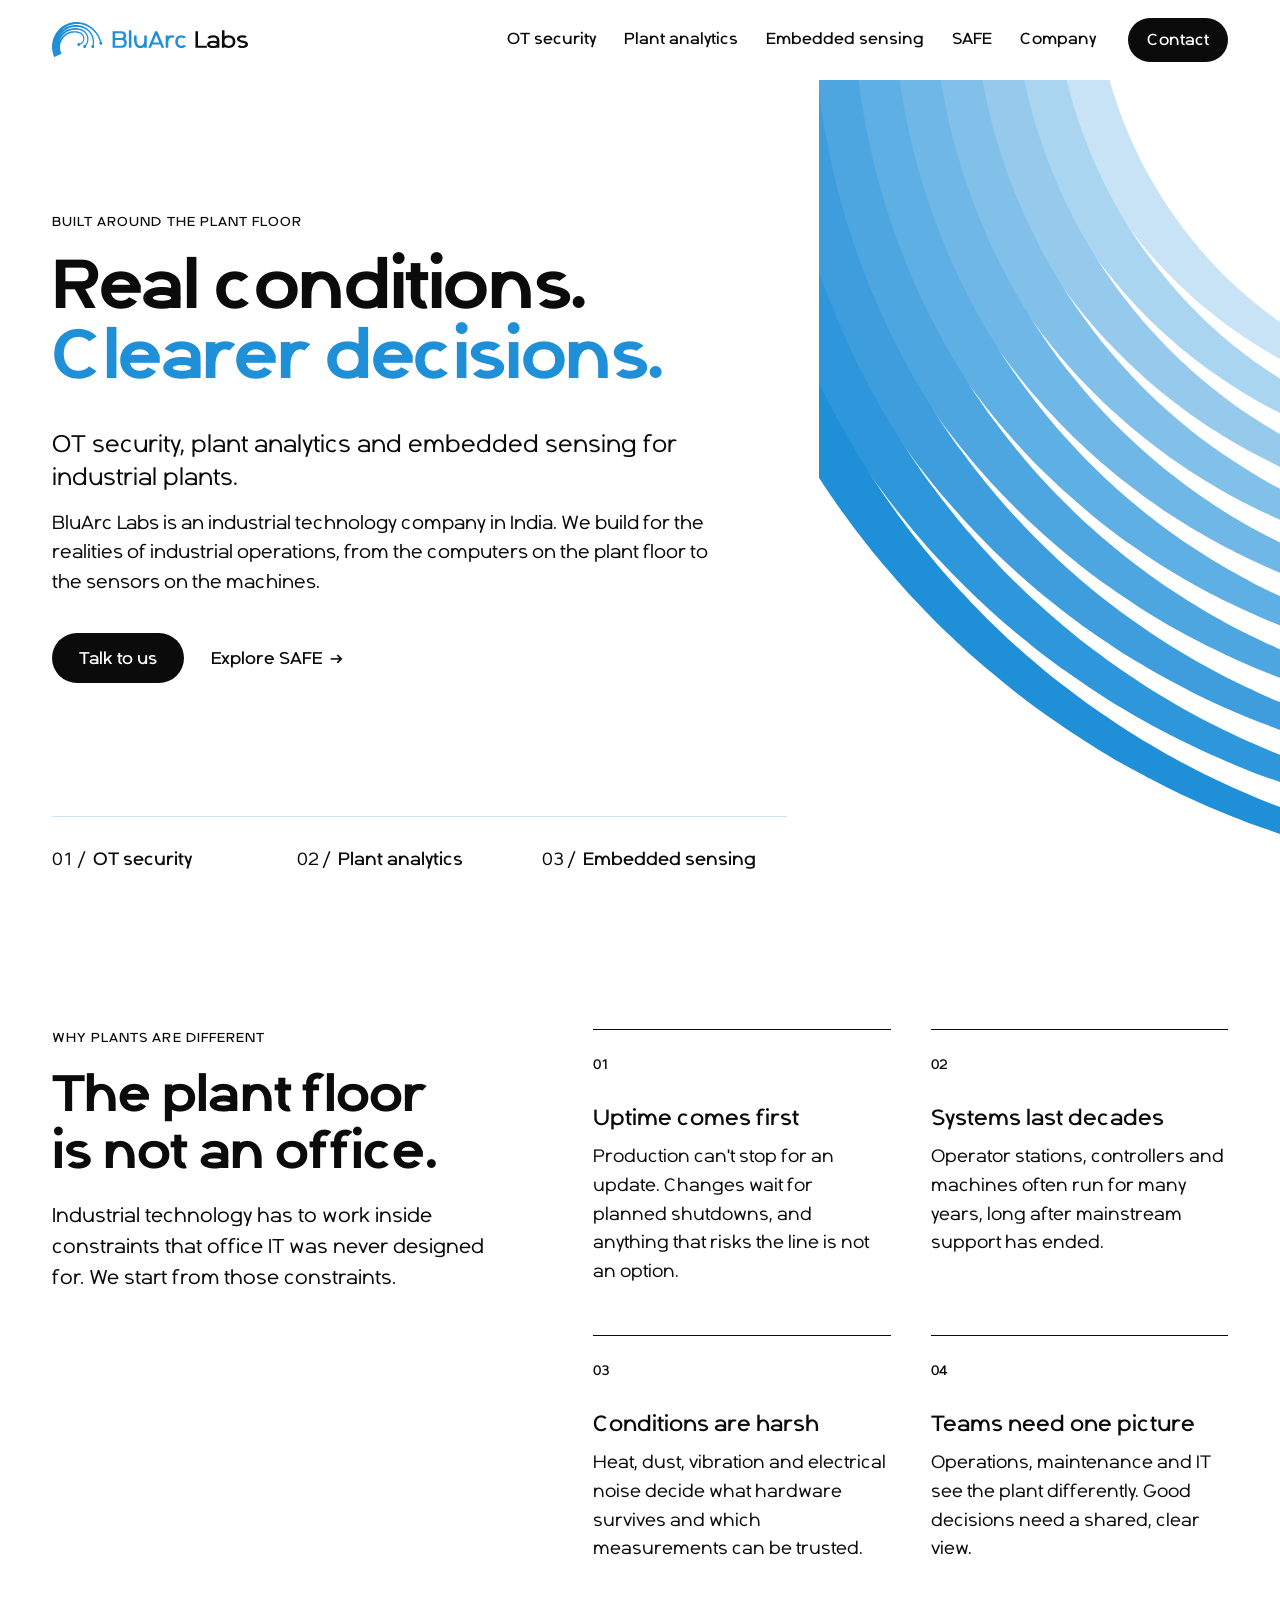
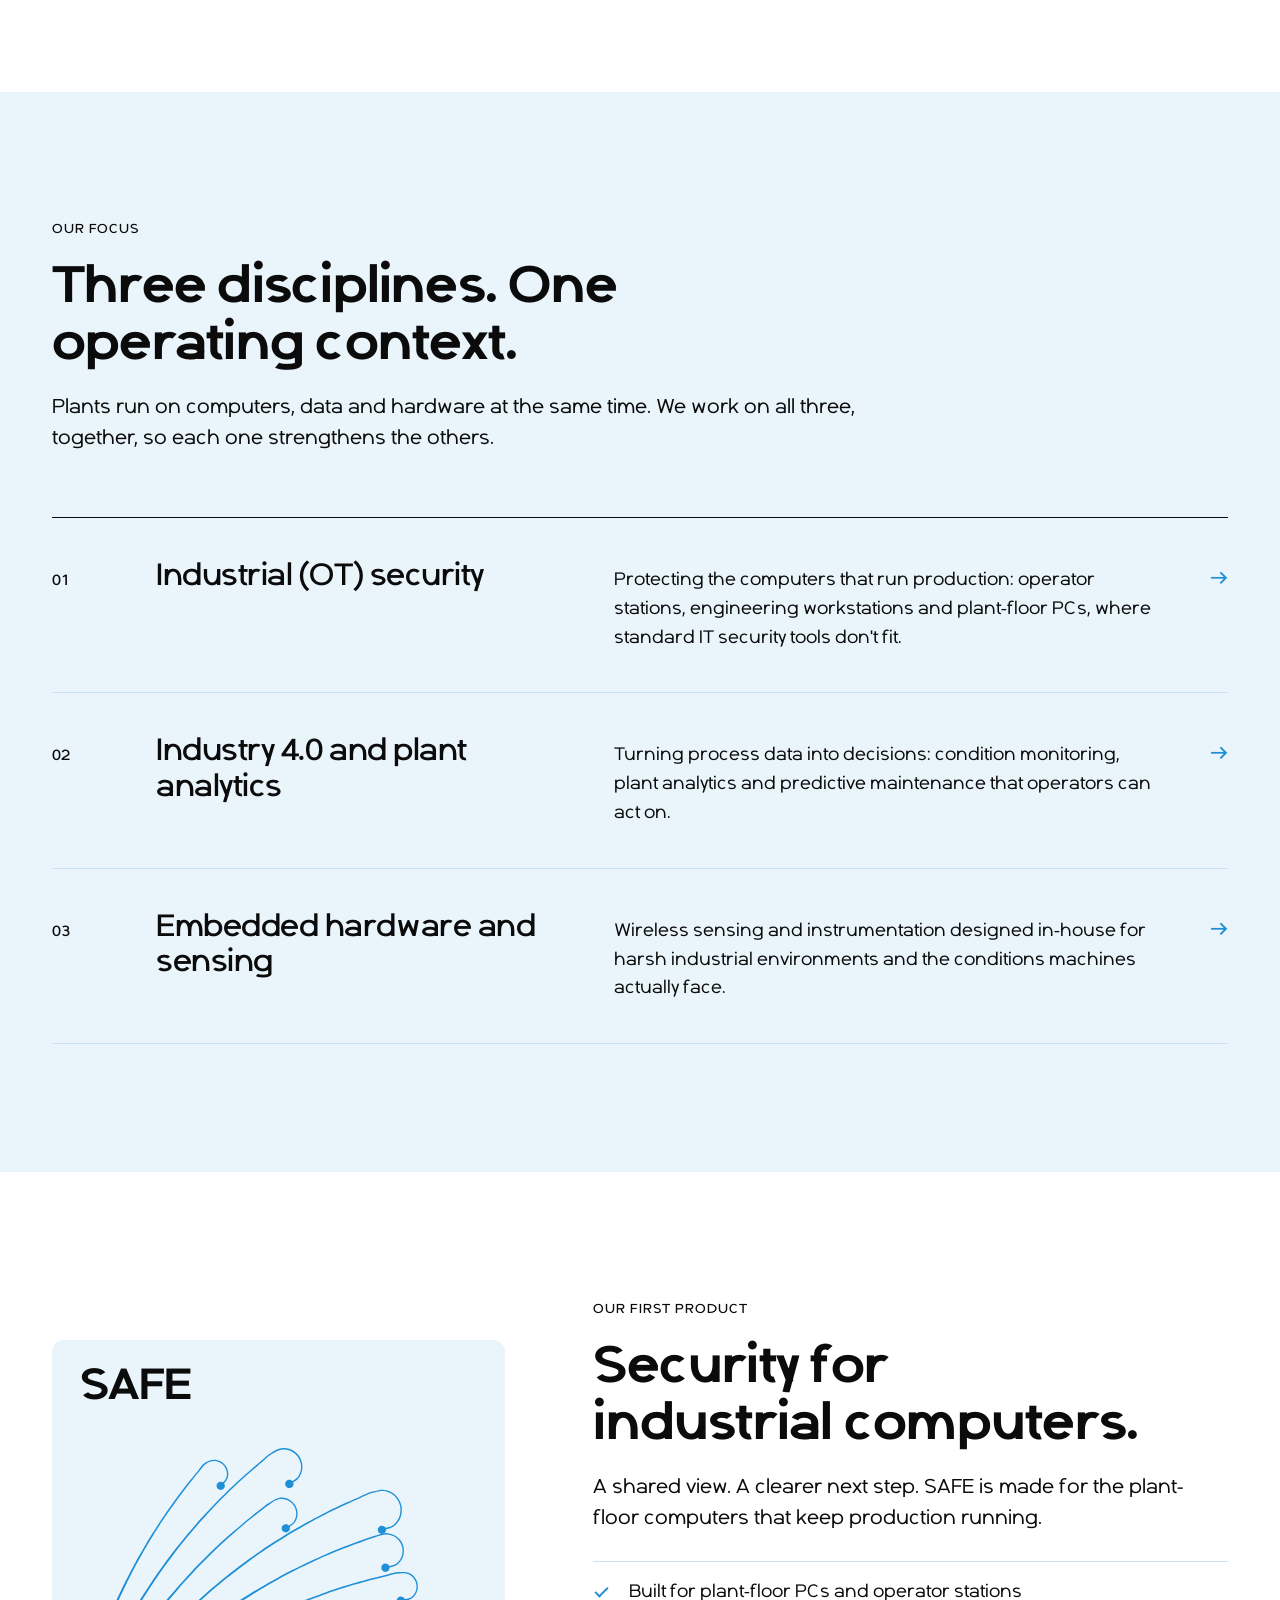
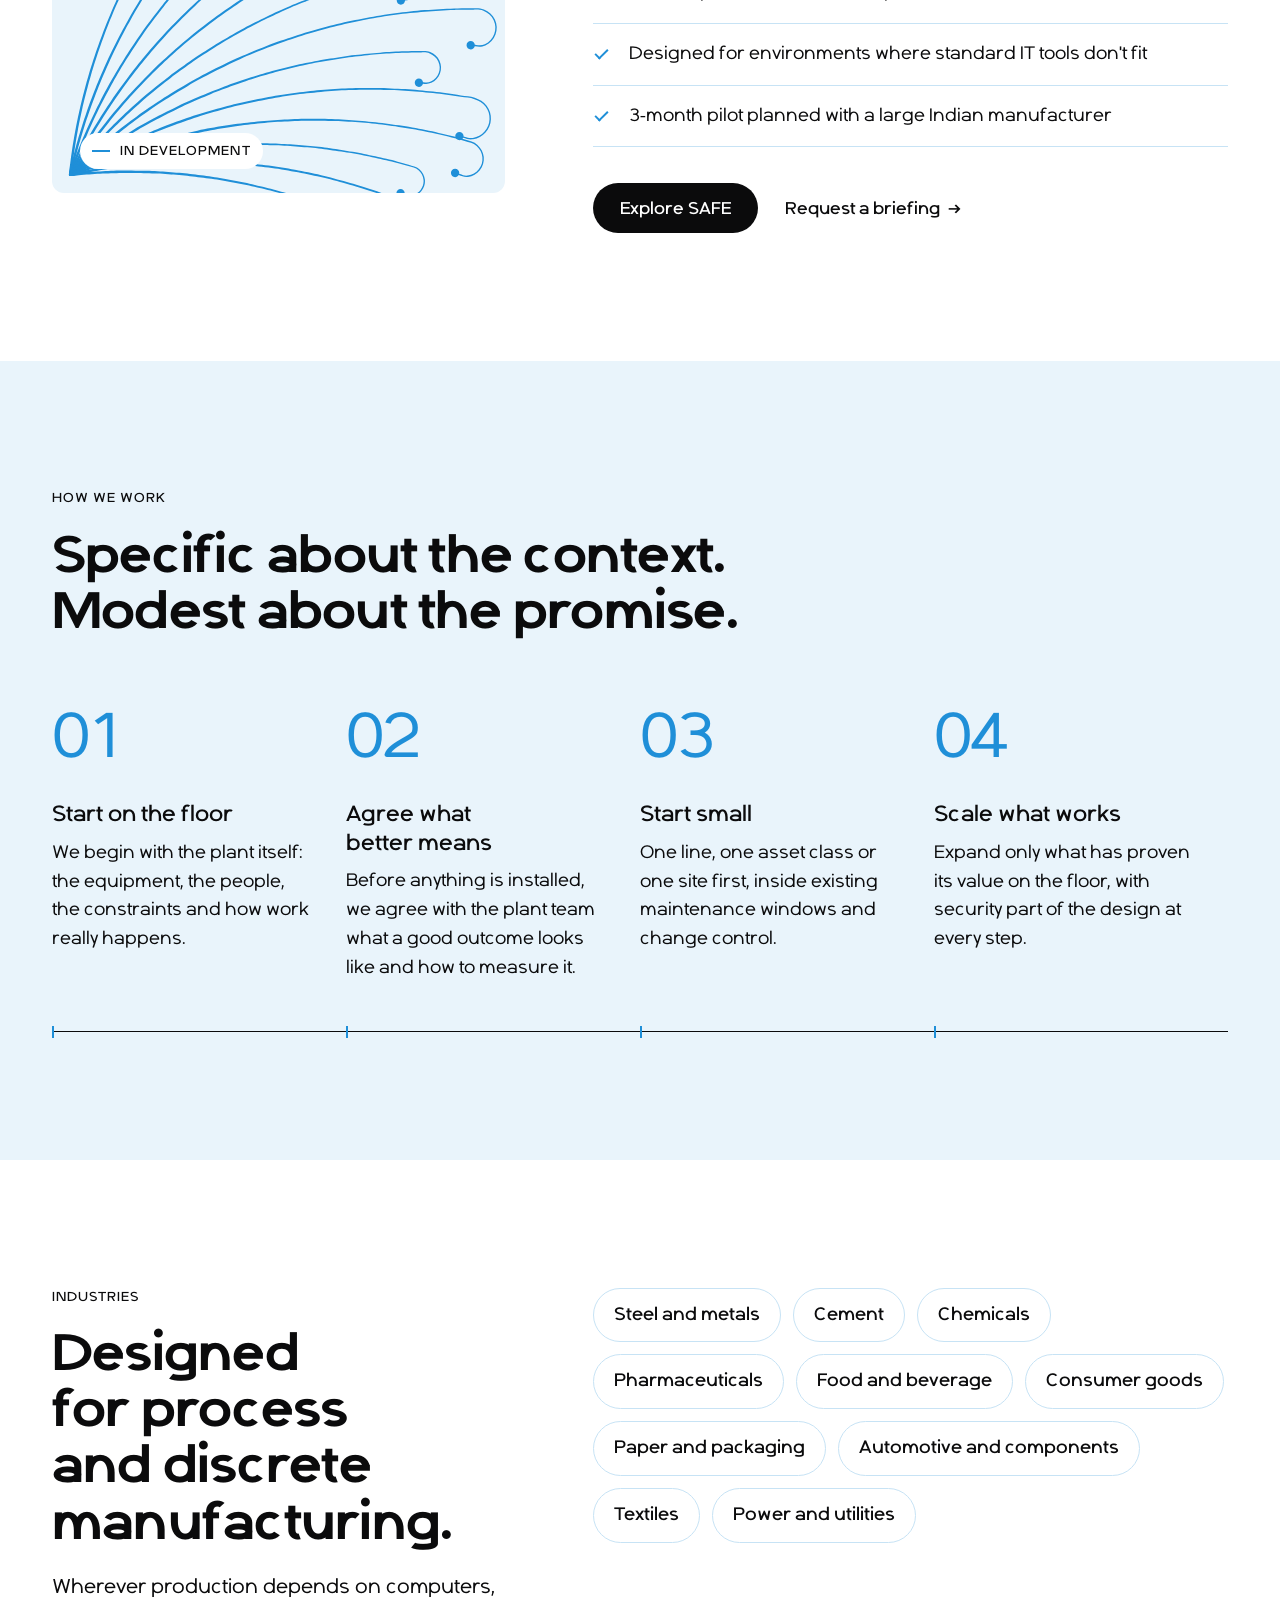
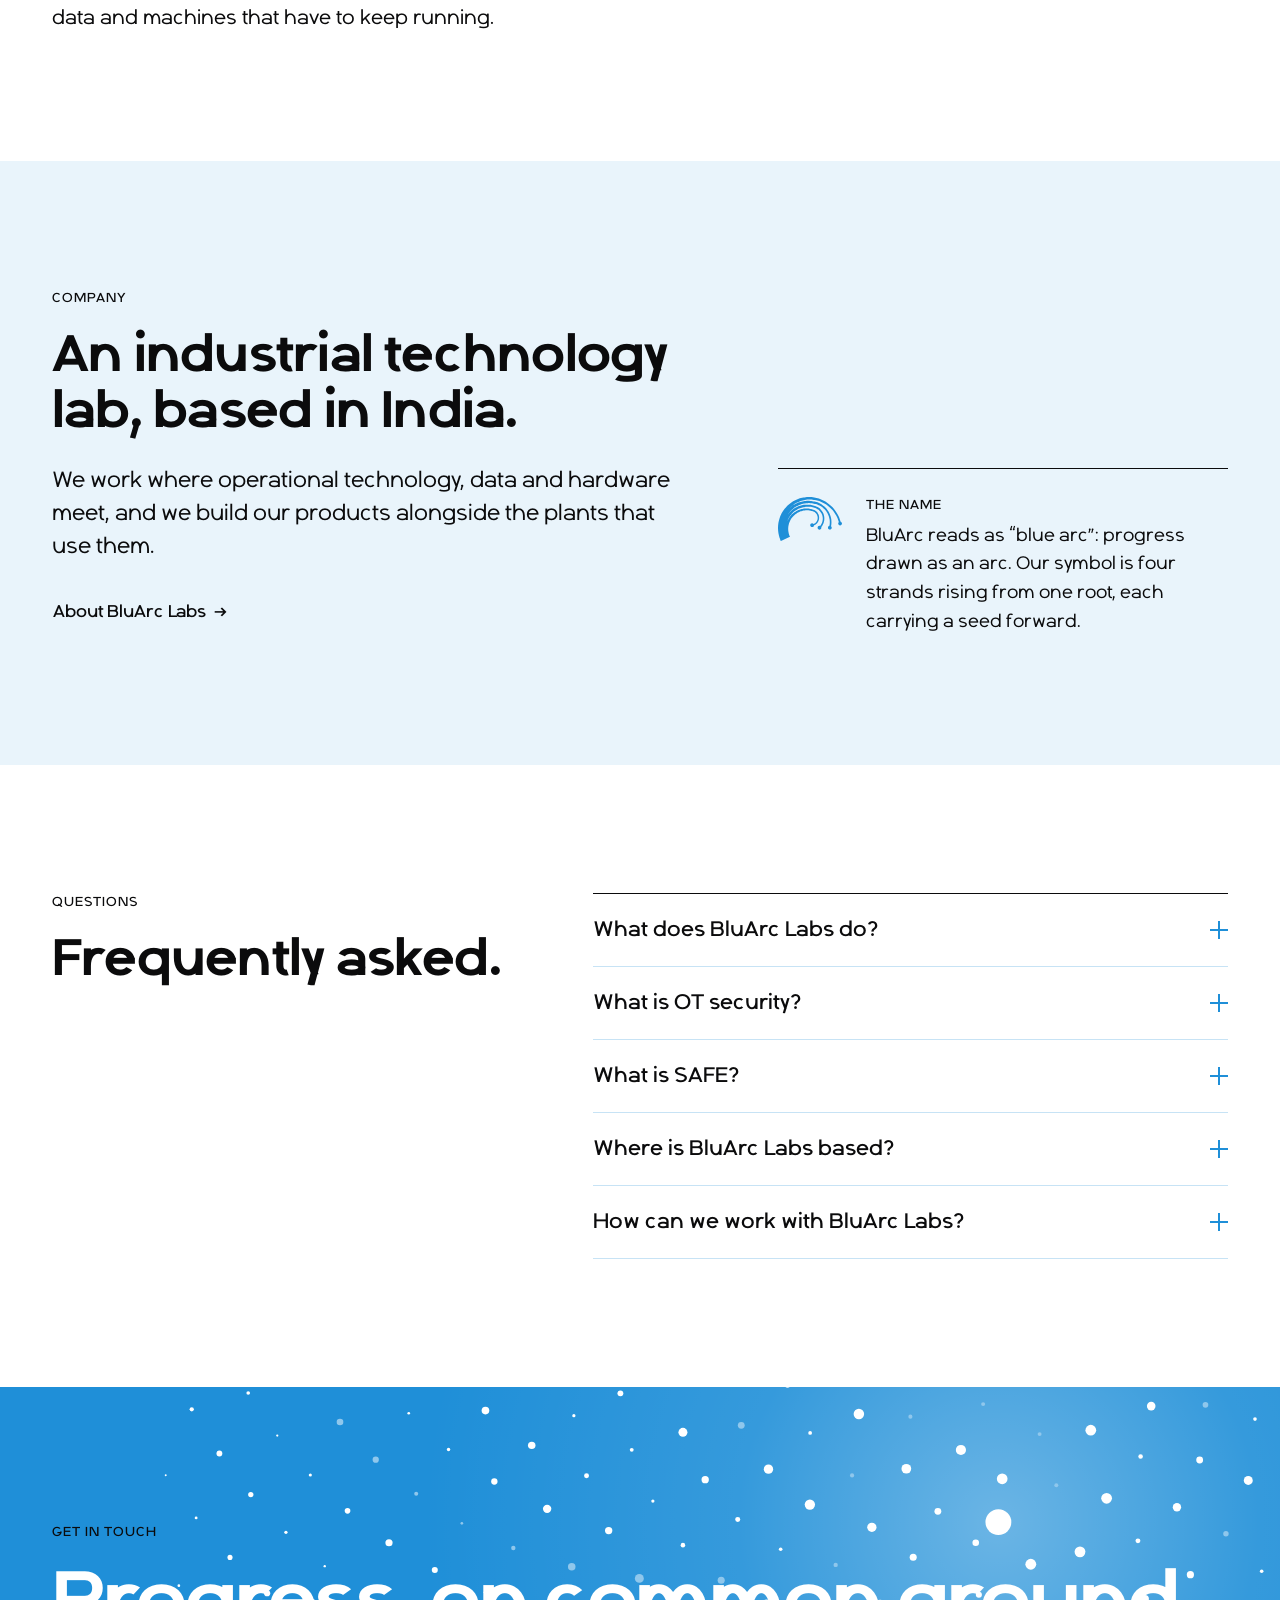
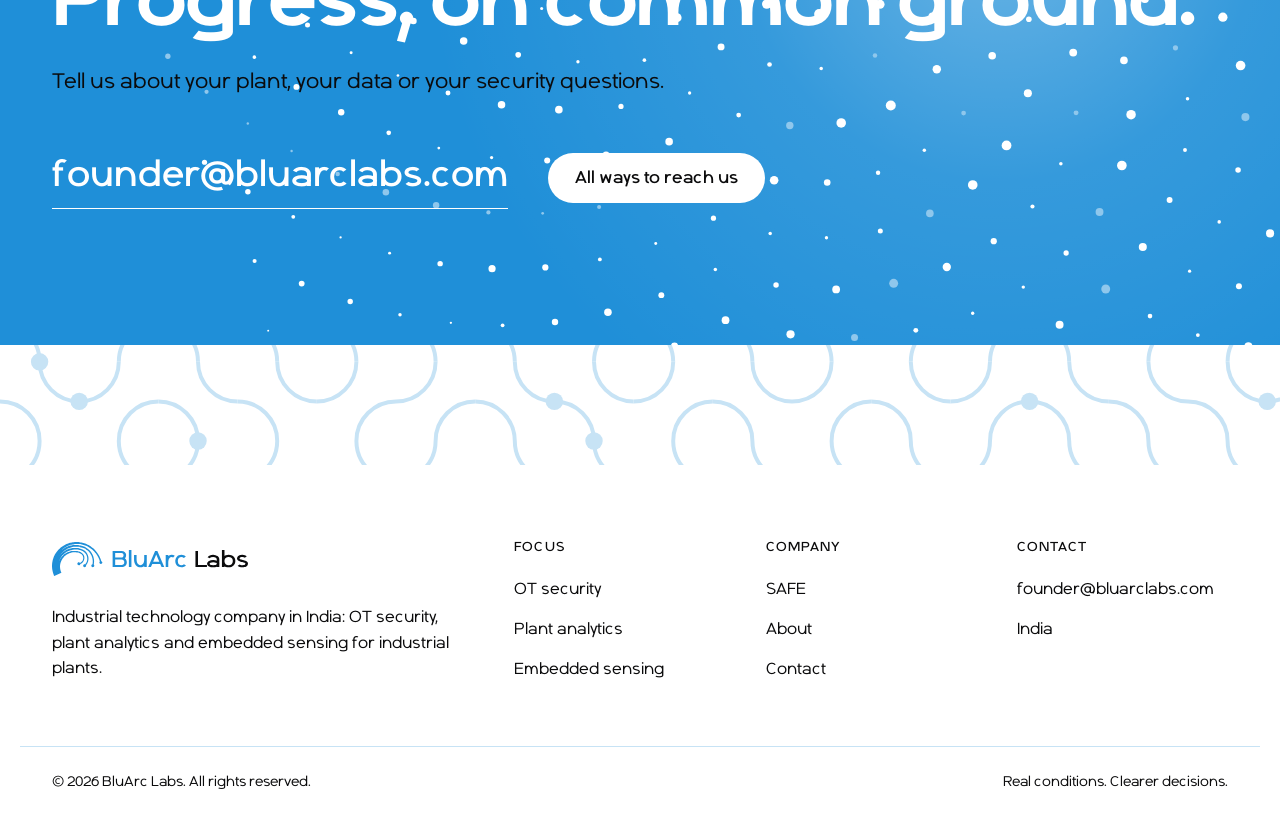
<file: index.html>
<!doctype html>
<html lang="en-IN">
<head>
  <meta charset="utf-8">
  <meta name="viewport" content="width=device-width, initial-scale=1">
  <title>BluArc Labs | OT Security &amp; Plant Analytics, India</title>
  <meta name="description" content="Industrial technology company in India building OT security, plant analytics and embedded sensing for manufacturing plants. Real conditions. Clearer decisions.">
  <link rel="canonical" href="https://bluarclabs.com/">
  <meta name="robots" content="index, follow, max-image-preview:large, max-snippet:-1, max-video-preview:-1">
  <meta name="theme-color" content="#1F8FD8">
  <meta name="color-scheme" content="light">
  <meta name="author" content="BluArc Labs">

  <meta property="og:type" content="website">
  <meta property="og:site_name" content="BluArc Labs">
  <meta property="og:locale" content="en_IN">
  <meta property="og:title" content="BluArc Labs | OT Security &amp; Plant Analytics, India">
  <meta property="og:description" content="Industrial technology company in India building OT security, plant analytics and embedded sensing for manufacturing plants. Real conditions. Clearer decisions.">
  <meta property="og:url" content="https://bluarclabs.com/">
  <meta property="og:image" content="https://bluarclabs.com/assets/og/home.png">
  <meta property="og:image:type" content="image/png">
  <meta property="og:image:width" content="1200">
  <meta property="og:image:height" content="630">
  <meta property="og:image:alt" content="BluArc Labs. Progress, on common ground. Industrial technology, India.">
  <meta name="twitter:card" content="summary_large_image">
  <meta name="twitter:title" content="BluArc Labs | OT Security &amp; Plant Analytics, India">
  <meta name="twitter:description" content="Industrial technology company in India building OT security, plant analytics and embedded sensing for manufacturing plants. Real conditions. Clearer decisions.">
  <meta name="twitter:image" content="https://bluarclabs.com/assets/og/home.png">
  <meta name="twitter:image:alt" content="BluArc Labs. Progress, on common ground. Industrial technology, India.">

  <link rel="icon" href="/favicon.ico" sizes="16x16 32x32 48x48">
  <link rel="icon" href="/assets/icons/favicon.svg" type="image/svg+xml">
  <link rel="apple-touch-icon" href="/apple-touch-icon.png">
  <link rel="manifest" href="/site.webmanifest">

  <link rel="preload" href="/assets/fonts/BluArcSans-Bold.woff2" as="font" type="font/woff2" crossorigin>
  <link rel="preload" href="/assets/fonts/BluArcSans-Regular.woff2" as="font" type="font/woff2" crossorigin>
  <link rel="stylesheet" href="/css/styles.css">
  <script>document.documentElement.classList.add('js');</script>

  <script type="application/ld+json">
{
  "@context": "https://schema.org",
  "@graph": [
    {
      "@type": "Organization",
      "@id": "https://bluarclabs.com/#organization",
      "name": "BluArc Labs",
      "alternateName": [
        "BluArc",
        "Bluarc Labs"
      ],
      "url": "https://bluarclabs.com/",
      "logo": {
        "@type": "ImageObject",
        "url": "https://bluarclabs.com/assets/icons/icon-512.png",
        "width": 512,
        "height": 512
      },
      "image": "https://bluarclabs.com/assets/og/home.png",
      "email": "founder@bluarclabs.com",
      "description": "Industrial technology company in India building OT security, plant analytics and embedded sensing for industrial plants.",
      "slogan": "Real conditions. Clearer decisions.",
      "address": {
        "@type": "PostalAddress",
        "addressCountry": "IN"
      },
      "areaServed": "Worldwide",
      "knowsAbout": [
        "Operational technology (OT) security",
        "Industrial control system security",
        "IEC 62443",
        "Industry 4.0",
        "Plant analytics",
        "Condition monitoring",
        "Predictive maintenance",
        "Industrial IoT",
        "Embedded hardware",
        "Wireless industrial sensors"
      ],
      "contactPoint": {
        "@type": "ContactPoint",
        "contactType": "sales",
        "email": "founder@bluarclabs.com",
        "availableLanguage": [
          "English"
        ]
      }
    },
    {
      "@type": "WebSite",
      "@id": "https://bluarclabs.com/#website",
      "url": "https://bluarclabs.com/",
      "name": "BluArc Labs",
      "inLanguage": "en-IN",
      "publisher": {
        "@id": "https://bluarclabs.com/#organization"
      }
    },
    {
      "@type": "WebPage",
      "@id": "https://bluarclabs.com/#webpage",
      "url": "https://bluarclabs.com/",
      "name": "BluArc Labs | OT Security & Plant Analytics, India",
      "description": "Industrial technology company in India building OT security, plant analytics and embedded sensing for manufacturing plants. Real conditions. Clearer decisions.",
      "isPartOf": {
        "@id": "https://bluarclabs.com/#website"
      },
      "about": {
        "@id": "https://bluarclabs.com/#organization"
      },
      "primaryImageOfPage": "https://bluarclabs.com/assets/og/home.png",
      "inLanguage": "en-IN",
      "dateModified": "2026-10-08"
    },
    {
      "@type": "FAQPage",
      "@id": "https://bluarclabs.com/#faq",
      "mainEntity": [
        {
          "@type": "Question",
          "name": "What does BluArc Labs do?",
          "acceptedAnswer": {
            "@type": "Answer",
            "text": "BluArc Labs is an industrial technology company in India. We work on three connected areas for industrial plants: OT (operational technology) security, Industry 4.0 and plant analytics, and embedded hardware and sensing."
          }
        },
        {
          "@type": "Question",
          "name": "What is OT security?",
          "acceptedAnswer": {
            "@type": "Answer",
            "text": "OT security protects the systems that run physical operations: the plant-floor PCs, operator stations and engineering workstations behind production. It differs from IT security because uptime, safety and long equipment lifecycles come first."
          }
        },
        {
          "@type": "Question",
          "name": "What is SAFE?",
          "acceptedAnswer": {
            "@type": "Answer",
            "text": "SAFE by BluArc Labs is our first product: security for industrial computers, built for plant-floor PCs and operator stations where standard IT tools don't fit. It is in development, and we share details in private briefings."
          }
        },
        {
          "@type": "Question",
          "name": "Where is BluArc Labs based?",
          "acceptedAnswer": {
            "@type": "Answer",
            "text": "BluArc Labs is based in India. We design for industrial plants, starting with manufacturing in India."
          }
        },
        {
          "@type": "Question",
          "name": "How can we work with BluArc Labs?",
          "acceptedAnswer": {
            "@type": "Answer",
            "text": "Email founder@bluarclabs.com with a short note about your plant, your data or your security questions."
          }
        }
      ]
    }
  ]
}
  </script>
</head><body class="page-home">
  <a class="skip-link" href="#main">Skip to content</a>

  <header class="site-header" id="top">
    <div class="container header-inner">
      <a class="brand" href="/" aria-label="BluArc Labs home">
        <img src="/assets/brand/logo.svg" width="196" height="35" alt="BluArc Labs">
      </a>

      <button class="nav-toggle" type="button" aria-expanded="false" aria-controls="site-nav">
        <span class="nav-toggle-bar"></span>
        <span class="nav-toggle-bar"></span>
        <span class="visually-hidden">Menu</span>
      </button>

      <nav class="site-nav" id="site-nav" aria-label="Main">
        <a href="/ot-security/">OT security</a>
        <a href="/plant-analytics/">Plant analytics</a>
        <a href="/embedded-sensing/">Embedded sensing</a>
        <a href="/safe/">SAFE</a>
        <a href="/company/">Company</a>
        <a class="btn btn-primary btn-sm" href="/contact/">Contact</a>
      </nav>
    </div>
  </header>
  <main id="main">
    <!-- Hero: white ground, the fluted band running in from the right edge -->
    <section class="hero-home" aria-labelledby="hero-title">
      <div class="hero-panel" aria-hidden="true">
        <img class="hero-device" src="/assets/brand/fluted-band-hero.svg" width="470" height="400" alt="" fetchpriority="high">
      </div>

      <div class="container hero-container">
        <div class="hero-main">
          <p class="label">Built around the plant floor</p>
          <h1 id="hero-title" class="display display-xl"><span class="hl-line"><span class="hl-in">Real conditions.</span></span><span class="hl-line hl-ground"><span class="hl-in">Clearer decisions.</span></span></h1>
          <p class="hero-focus hero-anim">OT security, plant analytics and embedded sensing for industrial plants.</p>
          <p class="hero-sub hero-anim">BluArc Labs is an industrial technology company in India. We build for the realities of industrial operations, from the computers on the plant floor to the sensors on the machines.</p>
          <div class="hero-actions hero-anim">
            <a class="btn btn-primary" href="/contact/">Talk to us</a>
            <a class="btn btn-quiet" href="/safe/">Explore SAFE <span aria-hidden="true">&rarr;</span></a>
          </div>
        </div>
      </div>


      <div class="hero-band" aria-hidden="true">
        <img src="/assets/brand/fluted-band-hero.svg" width="470" height="400" alt="" loading="lazy" decoding="async">
      </div>

      <div class="container">
        <nav class="focus-strip" aria-label="Focus areas">
          <a href="/ot-security/"><span class="num">01 /</span> OT security <span class="arrow" aria-hidden="true">&rarr;</span></a>
          <a href="/plant-analytics/"><span class="num">02 /</span> Plant analytics <span class="arrow" aria-hidden="true">&rarr;</span></a>
          <a href="/embedded-sensing/"><span class="num">03 /</span> Embedded sensing <span class="arrow" aria-hidden="true">&rarr;</span></a>
        </nav>
      </div>
    </section>

    <!-- Why plants are different -->
    <section class="block" id="context" aria-labelledby="context-title">
      <div class="container block-grid">
        <div class="block-head">
          <p class="label">Why plants are different</p>
          <h2 id="context-title">The plant floor is not an office.</h2>
          <p class="block-intro">Industrial technology has to work inside constraints that office IT was never designed for. We start from those constraints.</p>
        </div>
        <div class="tiles">
          <article class="tile reveal">
            <p class="tile-num">01</p>
            <h3>Uptime comes first</h3>
            <p>Production can't stop for an update. Changes wait for planned shutdowns, and anything that risks the line is not an option.</p>
          </article>
          <article class="tile reveal">
            <p class="tile-num">02</p>
            <h3>Systems last decades</h3>
            <p>Operator stations, controllers and machines often run for many years, long after mainstream support has ended.</p>
          </article>
          <article class="tile reveal">
            <p class="tile-num">03</p>
            <h3>Conditions are harsh</h3>
            <p>Heat, dust, vibration and electrical noise decide what hardware survives and which measurements can be trusted.</p>
          </article>
          <article class="tile reveal">
            <p class="tile-num">04</p>
            <h3>Teams need one picture</h3>
            <p>Operations, maintenance and IT see the plant differently. Good decisions need a shared, clear view.</p>
          </article>
        </div>
      </div>
    </section>

    <!-- Focus areas -->
    <section class="block block-wash" id="focus" aria-labelledby="focus-title">
      <div class="container">
        <div class="section-head">
          <p class="label">Our focus</p>
          <h2 id="focus-title">Three disciplines. One operating context.</h2>
          <p class="block-intro">Plants run on computers, data and hardware at the same time. We work on all three, together, so each one strengthens the others.</p>
        </div>

        <div class="focus-list">
          <a class="focus-row reveal" href="/ot-security/">
            <span class="focus-row-num">01</span>
            <span class="focus-row-title">Industrial (OT) security</span>
            <span class="focus-row-desc">Protecting the computers that run production: operator stations, engineering workstations and plant-floor PCs, where standard IT security tools don't fit.</span>
            <span class="focus-row-arrow" aria-hidden="true">&rarr;</span>
          </a>
          <a class="focus-row reveal" href="/plant-analytics/">
            <span class="focus-row-num">02</span>
            <span class="focus-row-title">Industry 4.0 and plant analytics</span>
            <span class="focus-row-desc">Turning process data into decisions: condition monitoring, plant analytics and predictive maintenance that operators can act on.</span>
            <span class="focus-row-arrow" aria-hidden="true">&rarr;</span>
          </a>
          <a class="focus-row reveal" href="/embedded-sensing/">
            <span class="focus-row-num">03</span>
            <span class="focus-row-title">Embedded hardware and sensing</span>
            <span class="focus-row-desc">Wireless sensing and instrumentation designed in-house for harsh industrial environments and the conditions machines actually face.</span>
            <span class="focus-row-arrow" aria-hidden="true">&rarr;</span>
          </a>
        </div>
      </div>
    </section>

    <!-- SAFE -->
    <section class="block" id="safe" aria-labelledby="safe-title">
      <div class="container safe-feature">
        <div class="safe-card reveal">
          <img src="/assets/brand/filament-fan.svg" width="1080" height="1080" alt="" loading="lazy" decoding="async">
          <p class="safe-card-name">SAFE</p>
          <p class="safe-card-status"><span class="status-mark" aria-hidden="true"></span>In development</p>
        </div>
        <div class="safe-copy reveal">
          <p class="label">Our first product</p>
          <h2 id="safe-title">Security for industrial computers.</h2>
          <p class="block-intro">A shared view. A clearer next step. SAFE is made for the plant-floor computers that keep production running.</p>
          <ul class="ticks">
            <li>Built for plant-floor PCs and operator stations</li>
            <li>Designed for environments where standard IT tools don't fit</li>
            <li>3-month pilot planned with a large Indian manufacturer</li>
          </ul>
          <div class="hero-actions">
            <a class="btn btn-primary" href="/safe/">Explore SAFE</a>
            <a class="btn btn-quiet" href="mailto:founder@bluarclabs.com?subject=SAFE%20briefing%20request">Request a briefing <span aria-hidden="true">&rarr;</span></a>
          </div>
        </div>
      </div>
    </section>

    <!-- How we work -->
    <section class="block block-wash" id="approach" aria-labelledby="approach-title">
      <div class="container">
        <div class="section-head">
          <p class="label">How we work</p>
          <h2 id="approach-title">Specific about the context. Modest about the promise.</h2>
        </div>
        <ol class="steps">
          <li class="step reveal">
            <span class="step-num">01</span>
            <h3>Start on the floor</h3>
            <p>We begin with the plant itself: the equipment, the people, the constraints and how work really happens.</p>
          </li>
          <li class="step reveal">
            <span class="step-num">02</span>
            <h3>Agree what better means</h3>
            <p>Before anything is installed, we agree with the plant team what a good outcome looks like and how to measure it.</p>
          </li>
          <li class="step reveal">
            <span class="step-num">03</span>
            <h3>Start small</h3>
            <p>One line, one asset class or one site first, inside existing maintenance windows and change control.</p>
          </li>
          <li class="step reveal">
            <span class="step-num">04</span>
            <h3>Scale what works</h3>
            <p>Expand only what has proven its value on the floor, with security part of the design at every step.</p>
          </li>
        </ol>
      </div>
    </section>

    <!-- Industries -->
    <section class="block" id="industries" aria-labelledby="industries-title">
      <div class="container block-grid">
        <div class="block-head">
          <p class="label">Industries</p>
          <h2 id="industries-title">Designed for process and discrete manufacturing.</h2>
          <p class="block-intro">Wherever production depends on computers, data and machines that have to keep running.</p>
        </div>
        <ul class="chips reveal" aria-label="Industries we design for">
          <li>Steel and metals</li>
          <li>Cement</li>
          <li>Chemicals</li>
          <li>Pharmaceuticals</li>
          <li>Food and beverage</li>
          <li>Consumer goods</li>
          <li>Paper and packaging</li>
          <li>Automotive and components</li>
          <li>Textiles</li>
          <li>Power and utilities</li>
        </ul>
      </div>
    </section>

    <!-- Company -->
    <section class="block block-wash" id="company" aria-labelledby="company-title">
      <div class="container company-teaser">
        <div class="reveal">
          <p class="label">Company</p>
          <h2 id="company-title">An industrial technology lab, based in India.</h2>
          <p class="lead">We work where operational technology, data and hardware meet, and we build our products alongside the plants that use them.</p>
          <a class="btn btn-quiet btn-flush" href="/company/">About BluArc Labs <span aria-hidden="true">&rarr;</span></a>
        </div>
        <div class="name-note reveal">
          <img src="/assets/brand/symbol.svg" width="64" height="44" alt="" loading="lazy" decoding="async">
          <div>
            <h3>The name</h3>
            <p>BluArc reads as &ldquo;blue arc&rdquo;: progress drawn as an arc. Our symbol is four strands rising from one root, each carrying a seed forward.</p>
          </div>
        </div>
      </div>
    </section>

    <section class="block" id="faq" aria-labelledby="faq-title">
      <div class="container block-grid">
        <div class="block-head">
          <p class="label">Questions</p>
          <h2 id="faq-title">Frequently asked.</h2>
        </div>
        <div class="faq reveal">
          <details class="faq-item">
            <summary><h3>What does BluArc Labs do?</h3><span class="faq-icon" aria-hidden="true"></span></summary>
            <div class="faq-answer"><p>BluArc Labs is an industrial technology company in India. We work on three connected areas for industrial plants: OT (operational technology) security, Industry 4.0 and plant analytics, and embedded hardware and sensing.</p></div>
          </details>
          <details class="faq-item">
            <summary><h3>What is OT security?</h3><span class="faq-icon" aria-hidden="true"></span></summary>
            <div class="faq-answer"><p>OT security protects the systems that run physical operations: the plant-floor PCs, operator stations and engineering workstations behind production. It differs from IT security because uptime, safety and long equipment lifecycles come first.</p></div>
          </details>
          <details class="faq-item">
            <summary><h3>What is SAFE?</h3><span class="faq-icon" aria-hidden="true"></span></summary>
            <div class="faq-answer"><p>SAFE by BluArc Labs is our first product: security for industrial computers, built for plant-floor PCs and operator stations where standard IT tools don&#x27;t fit. It is in development, and we share details in private briefings.</p></div>
          </details>
          <details class="faq-item">
            <summary><h3>Where is BluArc Labs based?</h3><span class="faq-icon" aria-hidden="true"></span></summary>
            <div class="faq-answer"><p>BluArc Labs is based in India. We design for industrial plants, starting with manufacturing in India.</p></div>
          </details>
          <details class="faq-item">
            <summary><h3>How can we work with BluArc Labs?</h3><span class="faq-icon" aria-hidden="true"></span></summary>
            <div class="faq-answer"><p>Email founder@bluarclabs.com with a short note about your plant, your data or your security questions.</p></div>
          </details>
        </div>
      </div>
    </section>
    <section class="cta-band" aria-labelledby="cta-title">
      <div class="container cta-inner reveal">
        <p class="label label-reverse">Get in touch</p>
        <h2 id="cta-title" class="cta-title"><span class="hl-ground">Progress, on common ground.</span></h2>
        <p class="cta-lead">Tell us about your plant, your data or your security questions.</p>
        <div class="cta-actions">
          <a class="contact-email" href="mailto:founder@bluarclabs.com">founder@bluarclabs.com</a>
          <a class="btn btn-reverse" href="/contact/">All ways to reach us</a>
        </div>
      </div>
    </section>
  </main>

  <footer class="site-footer">
    <div class="footer-lattice" aria-hidden="true"></div>
    <div class="container footer-inner">
      <div class="footer-brand">
        <a class="brand" href="/" aria-label="BluArc Labs home">
          <img src="/assets/brand/logo.svg" width="196" height="35" alt="BluArc Labs" loading="lazy" decoding="async">
        </a>
        <p class="footer-about">Industrial technology company in India: OT security, plant analytics and embedded sensing for industrial plants.</p>
      </div>
      <nav class="footer-col" aria-label="Focus areas">
        <p class="footer-head">Focus</p>
        <ul><li><a href="/ot-security/">OT security</a></li><li><a href="/plant-analytics/">Plant analytics</a></li><li><a href="/embedded-sensing/">Embedded sensing</a></li></ul>
      </nav>
      <nav class="footer-col" aria-label="Company">
        <p class="footer-head">Company</p>
        <ul><li><a href="/safe/">SAFE</a></li><li><a href="/company/">About</a></li><li><a href="/contact/">Contact</a></li></ul>
      </nav>
      <div class="footer-col">
        <p class="footer-head">Contact</p>
        <ul><li><a href="mailto:founder@bluarclabs.com">founder@bluarclabs.com</a></li><li><span>India</span></li></ul>
      </div>
    </div>
    <div class="container footer-bottom">
      <p>&copy; <span id="year">2026</span> BluArc Labs. All rights reserved.</p>
      <p class="footer-sign">Real conditions. Clearer decisions.</p>
    </div>
  </footer>

  <script src="/js/main.js" defer></script>
</body>
</html>
</file>
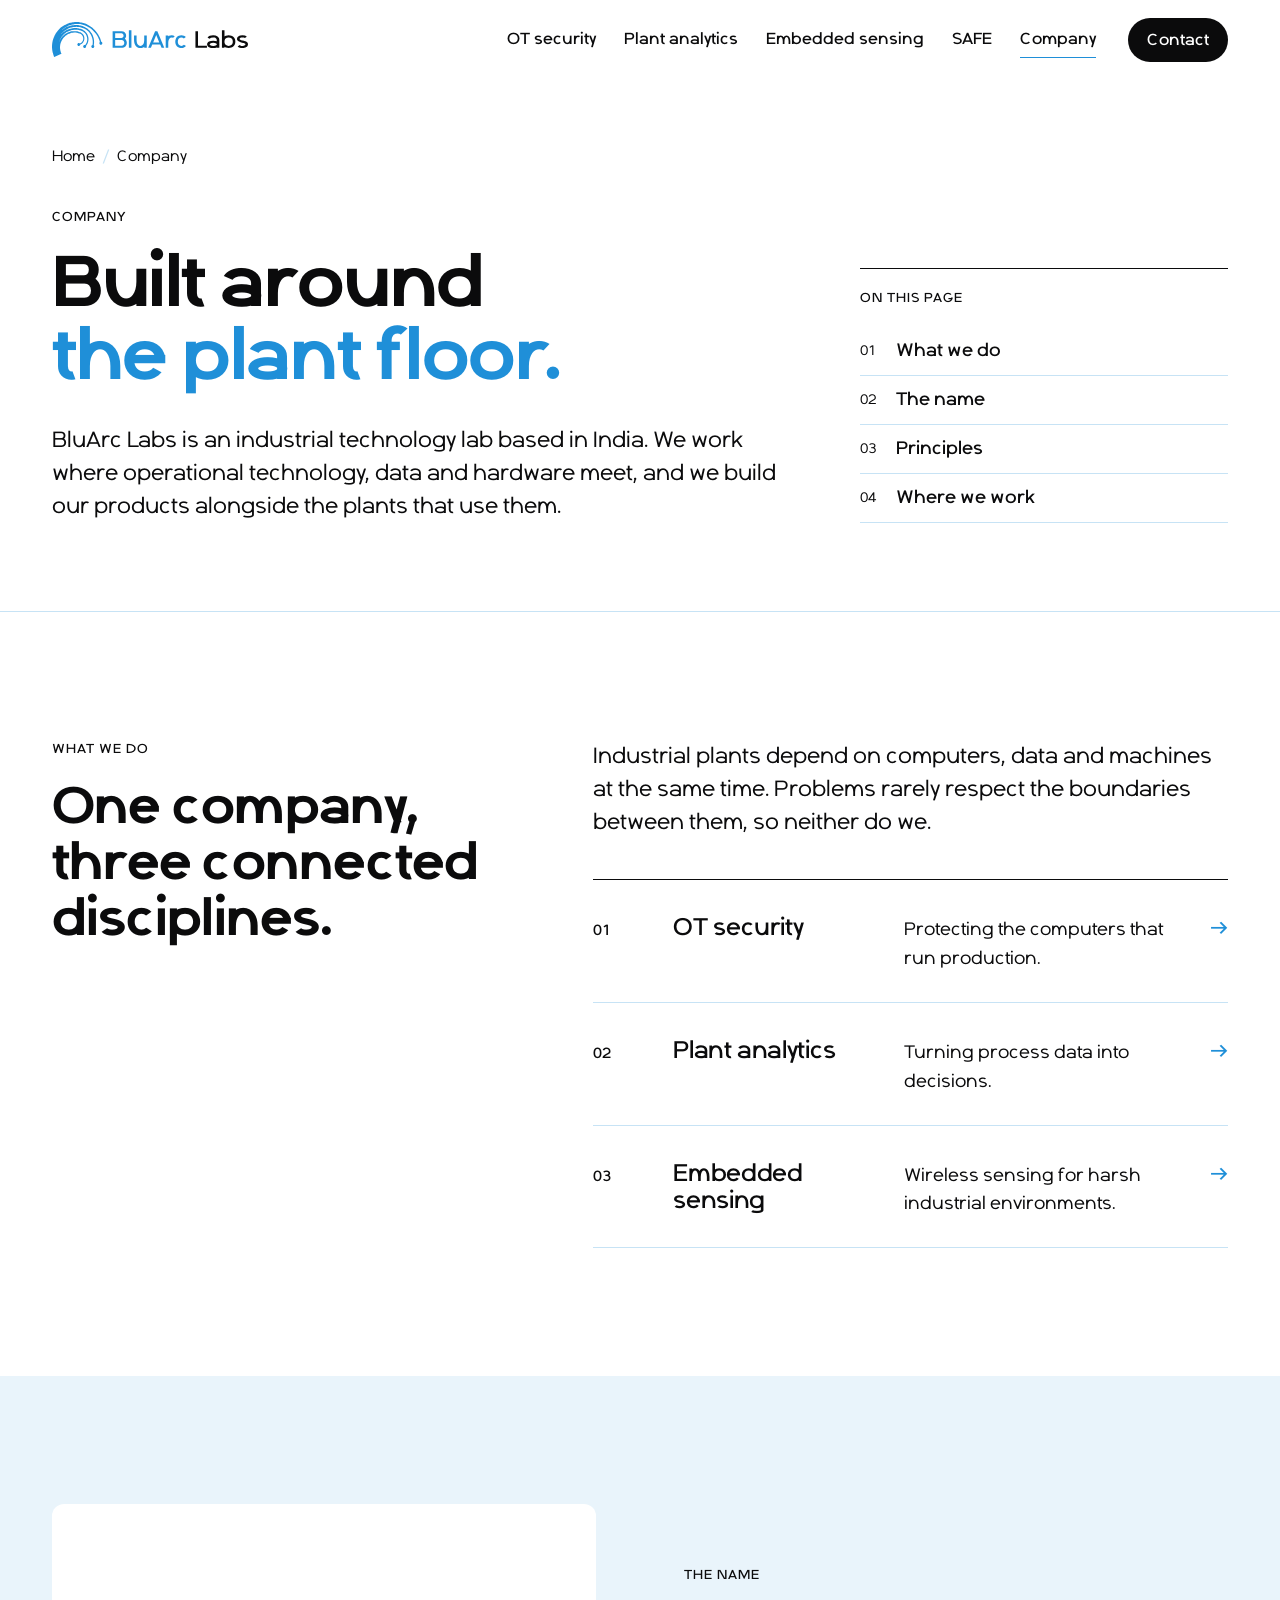
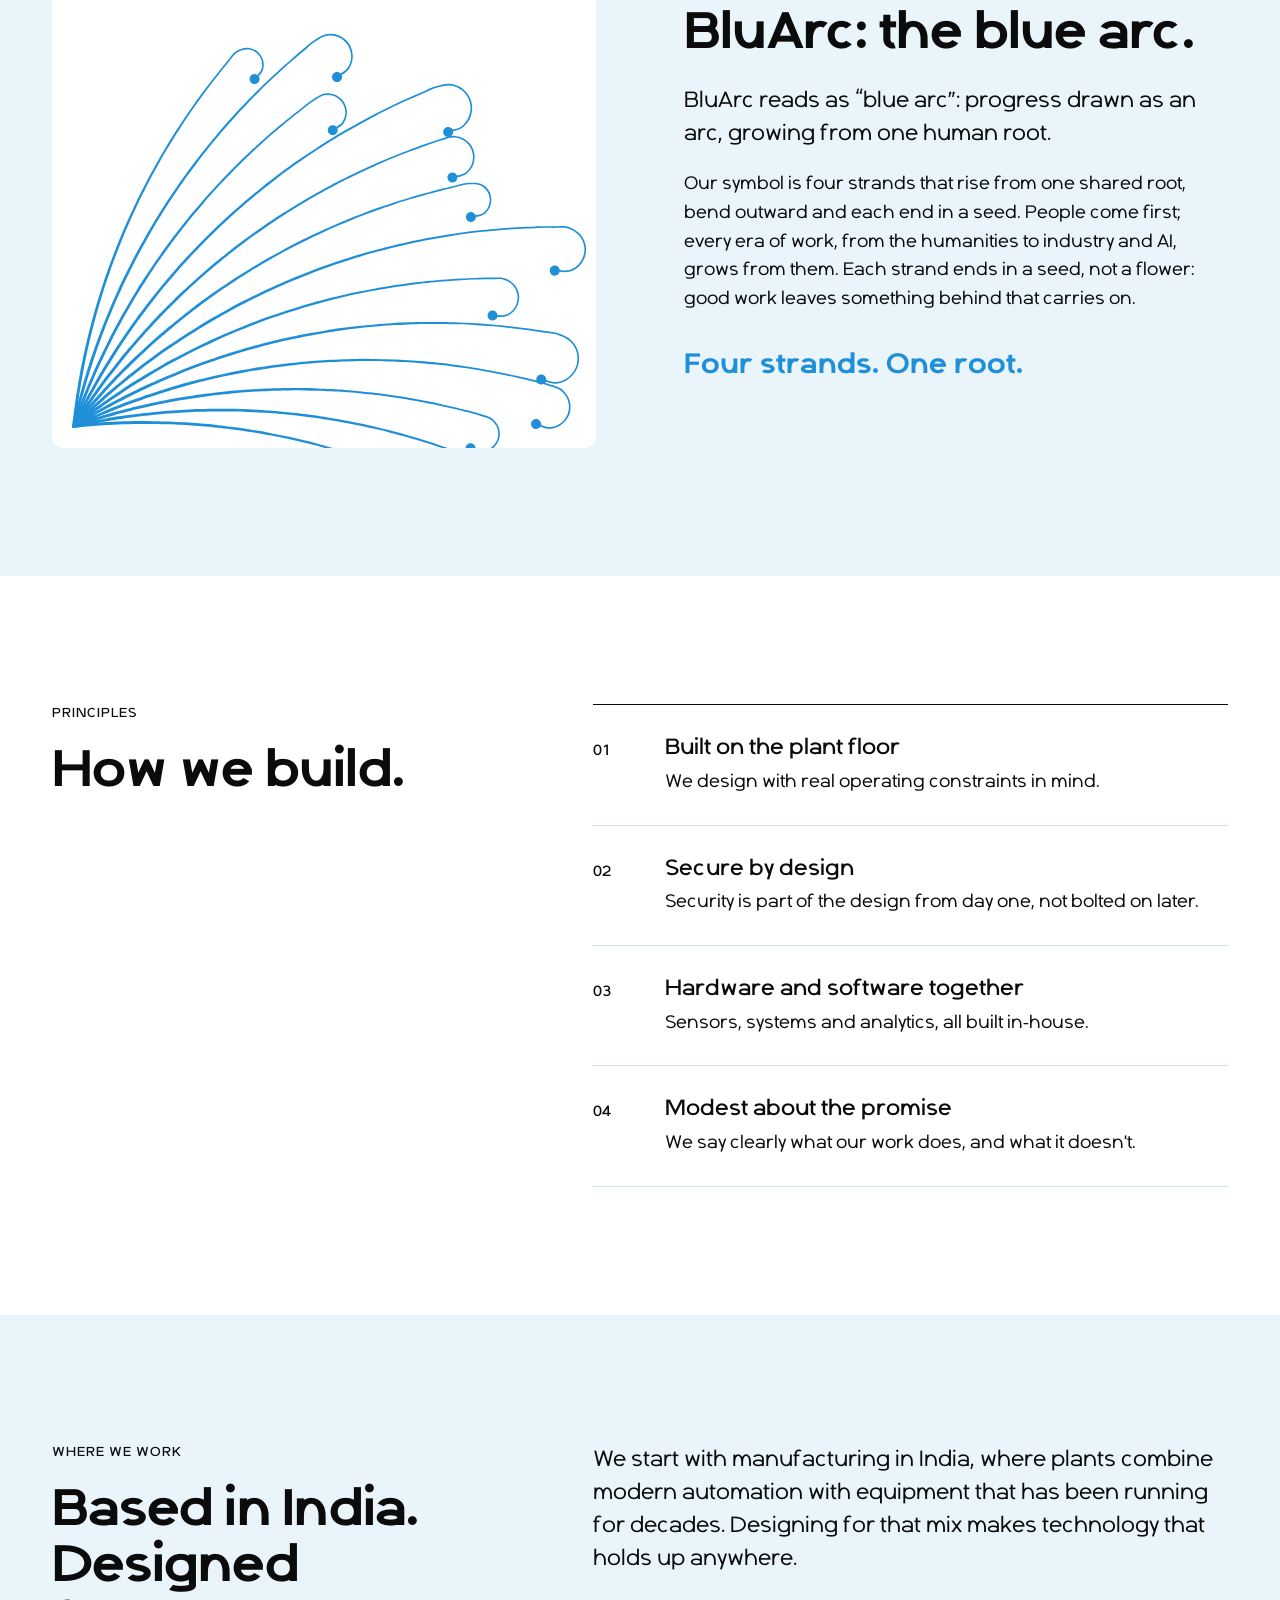
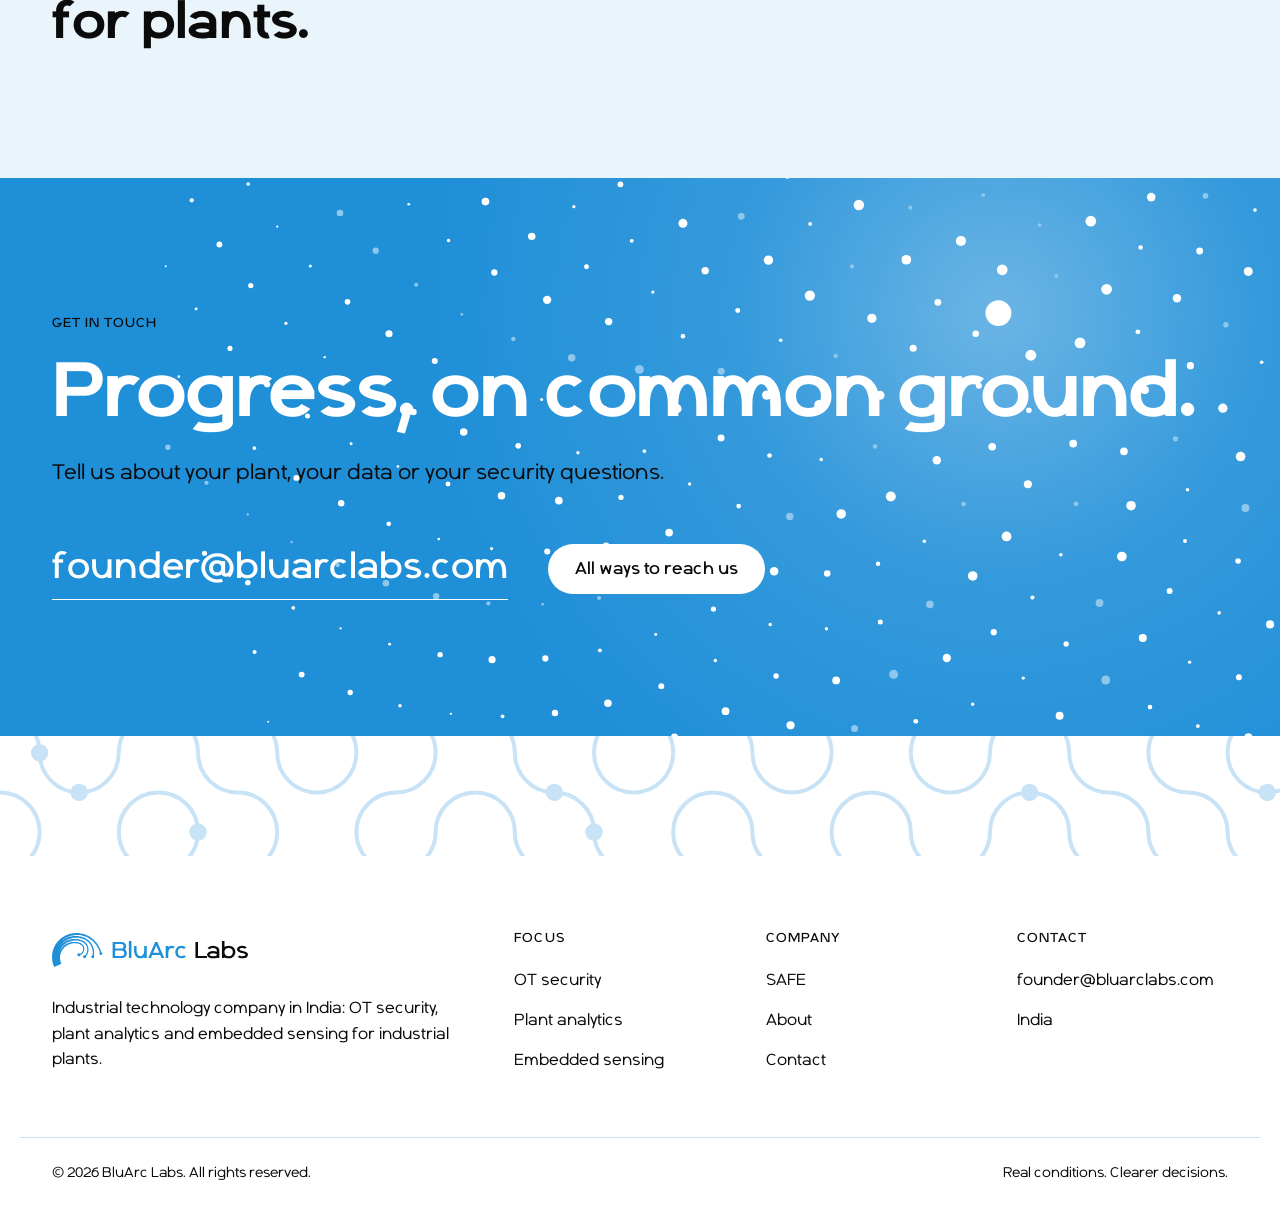
<file: company/index.html>
<!doctype html>
<html lang="en-IN">
<head>
  <meta charset="utf-8">
  <meta name="viewport" content="width=device-width, initial-scale=1">
  <title>About BluArc Labs | Industrial Technology Company, India</title>
  <meta name="description" content="BluArc Labs is an industrial technology lab based in India, working where operational technology, data and hardware meet. Built around the plant floor.">
  <link rel="canonical" href="https://bluarclabs.com/company/">
  <meta name="robots" content="index, follow, max-image-preview:large, max-snippet:-1, max-video-preview:-1">
  <meta name="theme-color" content="#1F8FD8">
  <meta name="color-scheme" content="light">
  <meta name="author" content="BluArc Labs">

  <meta property="og:type" content="website">
  <meta property="og:site_name" content="BluArc Labs">
  <meta property="og:locale" content="en_IN">
  <meta property="og:title" content="About BluArc Labs | Industrial Technology Company, India">
  <meta property="og:description" content="BluArc Labs is an industrial technology lab based in India, working where operational technology, data and hardware meet. Built around the plant floor.">
  <meta property="og:url" content="https://bluarclabs.com/company/">
  <meta property="og:image" content="https://bluarclabs.com/assets/og/company.png">
  <meta property="og:image:type" content="image/png">
  <meta property="og:image:width" content="1200">
  <meta property="og:image:height" content="630">
  <meta property="og:image:alt" content="Built around the plant floor. BluArc Labs.">
  <meta name="twitter:card" content="summary_large_image">
  <meta name="twitter:title" content="About BluArc Labs | Industrial Technology Company, India">
  <meta name="twitter:description" content="BluArc Labs is an industrial technology lab based in India, working where operational technology, data and hardware meet. Built around the plant floor.">
  <meta name="twitter:image" content="https://bluarclabs.com/assets/og/company.png">
  <meta name="twitter:image:alt" content="Built around the plant floor. BluArc Labs.">

  <link rel="icon" href="/favicon.ico" sizes="16x16 32x32 48x48">
  <link rel="icon" href="/assets/icons/favicon.svg" type="image/svg+xml">
  <link rel="apple-touch-icon" href="/apple-touch-icon.png">
  <link rel="manifest" href="/site.webmanifest">

  <link rel="preload" href="/assets/fonts/BluArcSans-Bold.woff2" as="font" type="font/woff2" crossorigin>
  <link rel="preload" href="/assets/fonts/BluArcSans-Regular.woff2" as="font" type="font/woff2" crossorigin>
  <link rel="stylesheet" href="/css/styles.css">
  <script>document.documentElement.classList.add('js');</script>

  <script type="application/ld+json">
{
  "@context": "https://schema.org",
  "@graph": [
    {
      "@type": "Organization",
      "@id": "https://bluarclabs.com/#organization",
      "name": "BluArc Labs",
      "alternateName": [
        "BluArc",
        "Bluarc Labs"
      ],
      "url": "https://bluarclabs.com/",
      "logo": {
        "@type": "ImageObject",
        "url": "https://bluarclabs.com/assets/icons/icon-512.png",
        "width": 512,
        "height": 512
      },
      "image": "https://bluarclabs.com/assets/og/home.png",
      "email": "founder@bluarclabs.com",
      "description": "Industrial technology company in India building OT security, plant analytics and embedded sensing for industrial plants.",
      "slogan": "Real conditions. Clearer decisions.",
      "address": {
        "@type": "PostalAddress",
        "addressCountry": "IN"
      },
      "areaServed": "Worldwide",
      "knowsAbout": [
        "Operational technology (OT) security",
        "Industrial control system security",
        "IEC 62443",
        "Industry 4.0",
        "Plant analytics",
        "Condition monitoring",
        "Predictive maintenance",
        "Industrial IoT",
        "Embedded hardware",
        "Wireless industrial sensors"
      ],
      "contactPoint": {
        "@type": "ContactPoint",
        "contactType": "sales",
        "email": "founder@bluarclabs.com",
        "availableLanguage": [
          "English"
        ]
      }
    },
    {
      "@type": "WebSite",
      "@id": "https://bluarclabs.com/#website",
      "url": "https://bluarclabs.com/",
      "name": "BluArc Labs",
      "inLanguage": "en-IN",
      "publisher": {
        "@id": "https://bluarclabs.com/#organization"
      }
    },
    {
      "@type": "BreadcrumbList",
      "@id": "https://bluarclabs.com/company/#breadcrumb",
      "itemListElement": [
        {
          "@type": "ListItem",
          "position": 1,
          "name": "Home",
          "item": "https://bluarclabs.com/"
        },
        {
          "@type": "ListItem",
          "position": 2,
          "name": "Company",
          "item": "https://bluarclabs.com/company/"
        }
      ]
    },
    {
      "@type": "AboutPage",
      "@id": "https://bluarclabs.com/company/#webpage",
      "url": "https://bluarclabs.com/company/",
      "name": "About BluArc Labs | Industrial Technology Company, India",
      "description": "BluArc Labs is an industrial technology lab based in India, working where operational technology, data and hardware meet. Built around the plant floor.",
      "isPartOf": {
        "@id": "https://bluarclabs.com/#website"
      },
      "about": {
        "@id": "https://bluarclabs.com/#organization"
      },
      "primaryImageOfPage": "https://bluarclabs.com/assets/og/company.png",
      "inLanguage": "en-IN",
      "dateModified": "2026-10-08",
      "breadcrumb": {
        "@id": "https://bluarclabs.com/company/#breadcrumb"
      }
    }
  ]
}
  </script>
</head><body class="page-company">
  <a class="skip-link" href="#main">Skip to content</a>

  <header class="site-header" id="top">
    <div class="container header-inner">
      <a class="brand" href="/" aria-label="BluArc Labs home">
        <img src="/assets/brand/logo.svg" width="196" height="35" alt="BluArc Labs">
      </a>

      <button class="nav-toggle" type="button" aria-expanded="false" aria-controls="site-nav">
        <span class="nav-toggle-bar"></span>
        <span class="nav-toggle-bar"></span>
        <span class="visually-hidden">Menu</span>
      </button>

      <nav class="site-nav" id="site-nav" aria-label="Main">
        <a href="/ot-security/">OT security</a>
        <a href="/plant-analytics/">Plant analytics</a>
        <a href="/embedded-sensing/">Embedded sensing</a>
        <a href="/safe/">SAFE</a>
        <a href="/company/" aria-current="page">Company</a>
        <a class="btn btn-primary btn-sm" href="/contact/">Contact</a>
      </nav>
    </div>
  </header>
  <main id="main">
    <section class="page-hero" aria-labelledby="page-title">
      <div class="container page-hero-grid">
        <div class="page-hero-main">
        <nav class="crumbs" aria-label="Breadcrumb">
          <ol><li><a href="/">Home</a></li><li><span aria-current="page">Company</span></li></ol>
        </nav>
          <p class="label">Company</p>
          <h1 id="page-title" class="display"><span class="hl-line"><span class="hl-in">Built around</span></span><span class="hl-line hl-ground"><span class="hl-in">the plant floor.</span></span></h1>
          <p class="page-lead hero-anim">BluArc Labs is an industrial technology lab based in India. We work where operational technology, data and hardware meet, and we build our products alongside the plants that use them.</p>
        </div>
        <div class="page-hero-aside"><nav class="toc" aria-label="On this page"><p class="label">On this page</p><ol><li><a href="#what">What we do</a></li><li><a href="#name">The name</a></li><li><a href="#principles">Principles</a></li><li><a href="#where">Where we work</a></li></ol></nav></div>
      </div>
    </section>
    <section class="block" id="what" aria-labelledby="what-title">
      <div class="container block-grid">
        <div class="block-head">
          <p class="label">What we do</p>
          <h2 id="what-title">One company, three connected disciplines.</h2>
        </div>
        <div class="block-body">
          <p class="lead reveal">Industrial plants depend on computers, data and machines at the same time. Problems rarely respect the boundaries between them, so neither do we.</p>
          <div class="focus-list focus-list-compact">
            <a class="focus-row reveal" href="/ot-security/">
              <span class="focus-row-num">01</span>
              <span class="focus-row-title">OT security</span>
              <span class="focus-row-desc">Protecting the computers that run production.</span>
              <span class="focus-row-arrow" aria-hidden="true">&rarr;</span>
            </a>
            <a class="focus-row reveal" href="/plant-analytics/">
              <span class="focus-row-num">02</span>
              <span class="focus-row-title">Plant analytics</span>
              <span class="focus-row-desc">Turning process data into decisions.</span>
              <span class="focus-row-arrow" aria-hidden="true">&rarr;</span>
            </a>
            <a class="focus-row reveal" href="/embedded-sensing/">
              <span class="focus-row-num">03</span>
              <span class="focus-row-title">Embedded sensing</span>
              <span class="focus-row-desc">Wireless sensing for harsh industrial environments.</span>
              <span class="focus-row-arrow" aria-hidden="true">&rarr;</span>
            </a>
          </div>
        </div>
      </div>
    </section>

    <section class="block block-wash" id="name" aria-labelledby="name-title">
      <div class="container name-feature">
        <figure class="name-art reveal">
          <img src="/assets/brand/filament-fan.svg" width="1080" height="1080" alt="Fine blue strands fanning out from one corner, each ending in a curl and a seed." loading="lazy" decoding="async">
        </figure>
        <div class="name-copy reveal">
          <p class="label">The name</p>
          <h2 id="name-title">BluArc: the blue arc.</h2>
          <p class="lead">BluArc reads as &ldquo;blue arc&rdquo;: progress drawn as an arc, growing from one human root.</p>
          <p>Our symbol is four strands that rise from one shared root, bend outward and each end in a seed. People come first; every era of work, from the humanities to industry and AI, grows from them. Each strand ends in a seed, not a flower: good work leaves something behind that carries on.</p>
          <p class="name-sign">Four strands. One root.</p>
        </div>
      </div>
    </section>

    <section class="block" id="principles" aria-labelledby="principles-title">
      <div class="container block-grid">
        <div class="block-head">
          <p class="label">Principles</p>
          <h2 id="principles-title">How we build.</h2>
        </div>
        <div class="block-body">
          <ol class="principles reveal">
            <li><span class="principle-num">01</span><div><h3>Built on the plant floor</h3><p>We design with real operating constraints in mind.</p></div></li>
            <li><span class="principle-num">02</span><div><h3>Secure by design</h3><p>Security is part of the design from day one, not bolted on later.</p></div></li>
            <li><span class="principle-num">03</span><div><h3>Hardware and software together</h3><p>Sensors, systems and analytics, all built in-house.</p></div></li>
            <li><span class="principle-num">04</span><div><h3>Modest about the promise</h3><p>We say clearly what our work does, and what it doesn't.</p></div></li>
          </ol>
        </div>
      </div>
    </section>

    <section class="block block-wash" id="where" aria-labelledby="where-title">
      <div class="container block-grid">
        <div class="block-head">
          <p class="label">Where we work</p>
          <h2 id="where-title">Based in India. Designed for plants.</h2>
        </div>
        <div class="block-body">
          <p class="lead reveal">We start with manufacturing in India, where plants combine modern automation with equipment that has been running for decades. Designing for that mix makes technology that holds up anywhere.</p>
        </div>
      </div>
    </section>

    <section class="cta-band" aria-labelledby="cta-title">
      <div class="container cta-inner reveal">
        <p class="label label-reverse">Get in touch</p>
        <h2 id="cta-title" class="cta-title"><span class="hl-ground">Progress, on common ground.</span></h2>
        <p class="cta-lead">Tell us about your plant, your data or your security questions.</p>
        <div class="cta-actions">
          <a class="contact-email" href="mailto:founder@bluarclabs.com">founder@bluarclabs.com</a>
          <a class="btn btn-reverse" href="/contact/">All ways to reach us</a>
        </div>
      </div>
    </section>
  </main>

  <footer class="site-footer">
    <div class="footer-lattice" aria-hidden="true"></div>
    <div class="container footer-inner">
      <div class="footer-brand">
        <a class="brand" href="/" aria-label="BluArc Labs home">
          <img src="/assets/brand/logo.svg" width="196" height="35" alt="BluArc Labs" loading="lazy" decoding="async">
        </a>
        <p class="footer-about">Industrial technology company in India: OT security, plant analytics and embedded sensing for industrial plants.</p>
      </div>
      <nav class="footer-col" aria-label="Focus areas">
        <p class="footer-head">Focus</p>
        <ul><li><a href="/ot-security/">OT security</a></li><li><a href="/plant-analytics/">Plant analytics</a></li><li><a href="/embedded-sensing/">Embedded sensing</a></li></ul>
      </nav>
      <nav class="footer-col" aria-label="Company">
        <p class="footer-head">Company</p>
        <ul><li><a href="/safe/">SAFE</a></li><li><a href="/company/">About</a></li><li><a href="/contact/">Contact</a></li></ul>
      </nav>
      <div class="footer-col">
        <p class="footer-head">Contact</p>
        <ul><li><a href="mailto:founder@bluarclabs.com">founder@bluarclabs.com</a></li><li><span>India</span></li></ul>
      </div>
    </div>
    <div class="container footer-bottom">
      <p>&copy; <span id="year">2026</span> BluArc Labs. All rights reserved.</p>
      <p class="footer-sign">Real conditions. Clearer decisions.</p>
    </div>
  </footer>

  <script src="/js/main.js" defer></script>
</body>
</html>
</file>
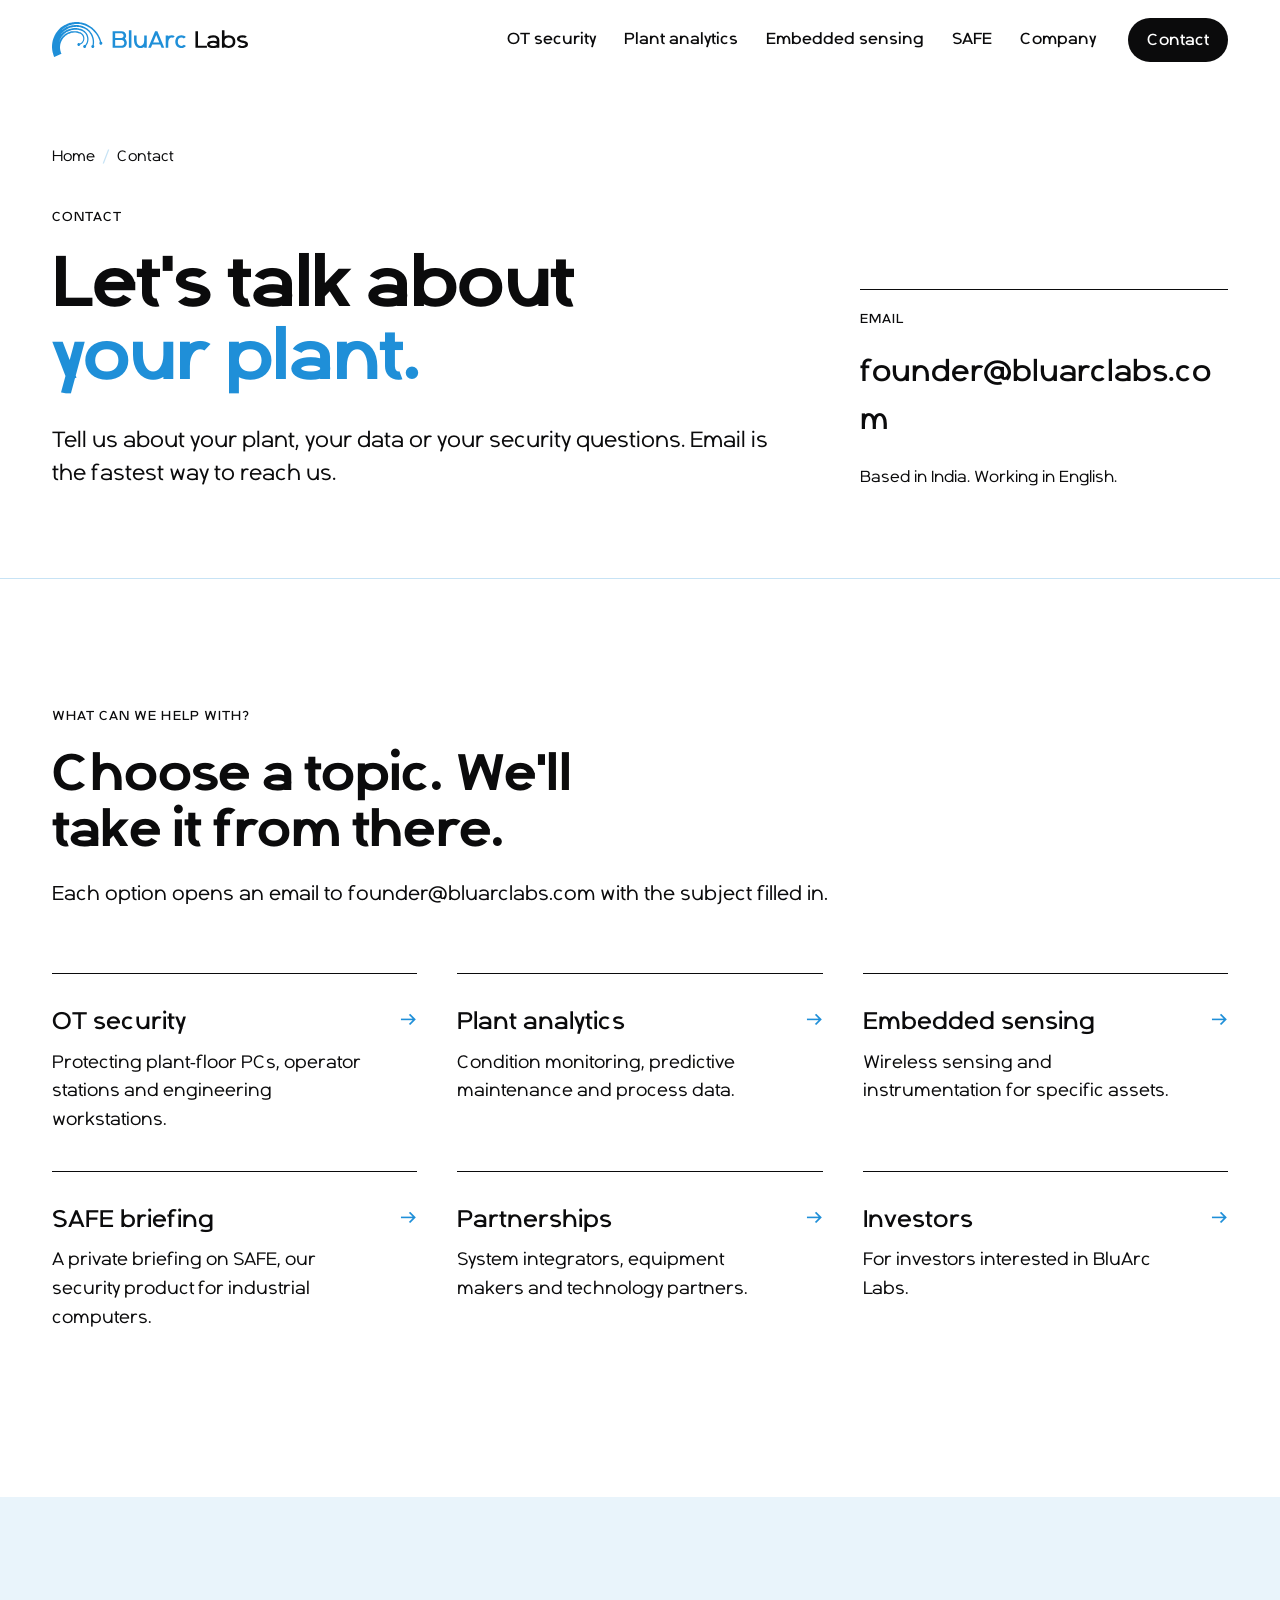
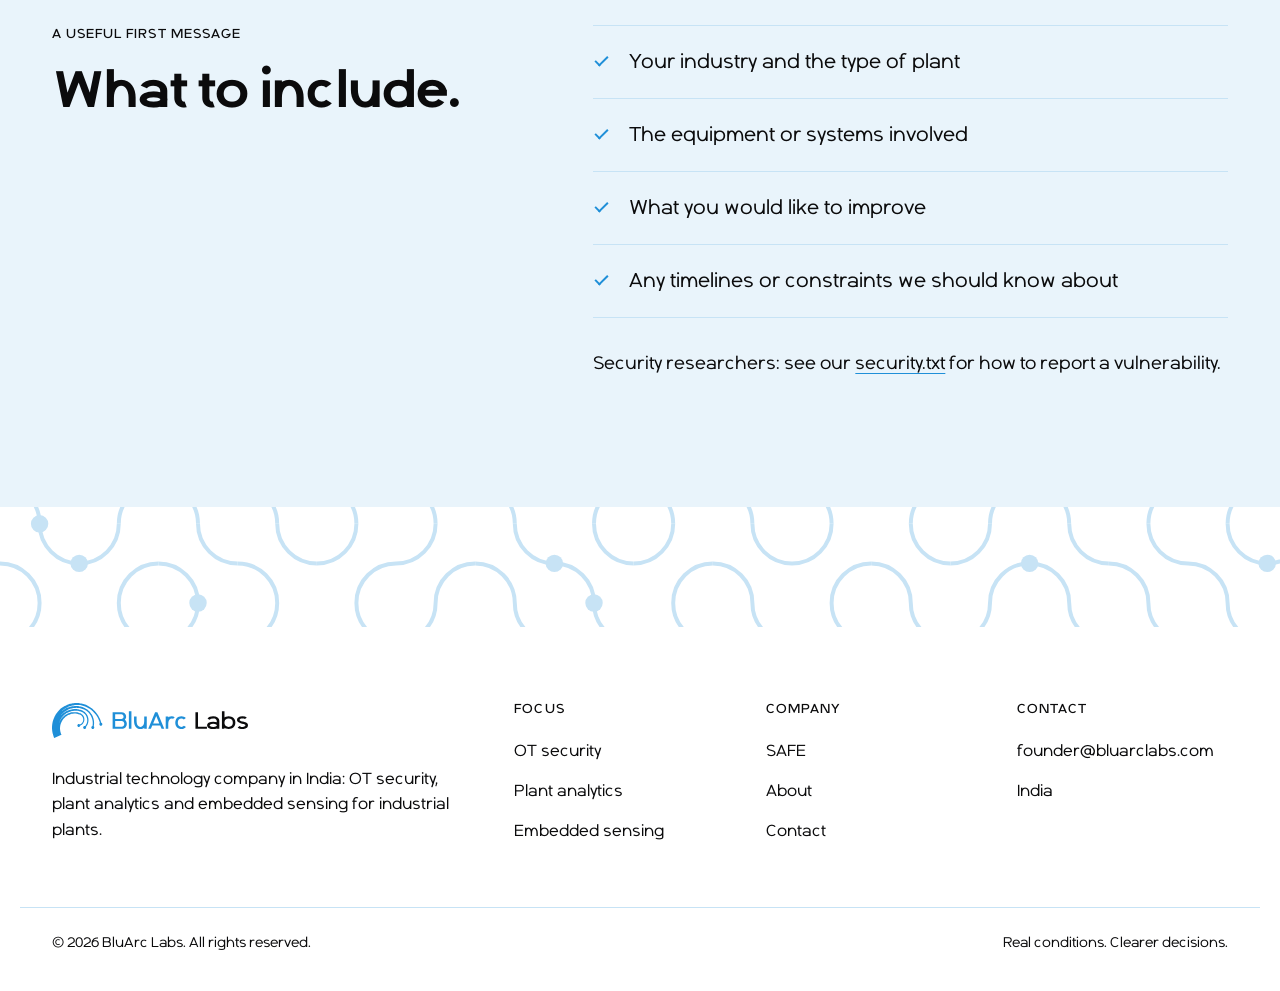
<file: contact/index.html>
<!doctype html>
<html lang="en-IN">
<head>
  <meta charset="utf-8">
  <meta name="viewport" content="width=device-width, initial-scale=1">
  <title>Contact BluArc Labs | Industrial Technology, India</title>
  <meta name="description" content="Talk to BluArc Labs about OT security, plant analytics, industrial sensing or a SAFE briefing. Email founder@bluarclabs.com.">
  <link rel="canonical" href="https://bluarclabs.com/contact/">
  <meta name="robots" content="index, follow, max-image-preview:large, max-snippet:-1, max-video-preview:-1">
  <meta name="theme-color" content="#1F8FD8">
  <meta name="color-scheme" content="light">
  <meta name="author" content="BluArc Labs">

  <meta property="og:type" content="website">
  <meta property="og:site_name" content="BluArc Labs">
  <meta property="og:locale" content="en_IN">
  <meta property="og:title" content="Contact BluArc Labs | Industrial Technology, India">
  <meta property="og:description" content="Talk to BluArc Labs about OT security, plant analytics, industrial sensing or a SAFE briefing. Email founder@bluarclabs.com.">
  <meta property="og:url" content="https://bluarclabs.com/contact/">
  <meta property="og:image" content="https://bluarclabs.com/assets/og/contact.png">
  <meta property="og:image:type" content="image/png">
  <meta property="og:image:width" content="1200">
  <meta property="og:image:height" content="630">
  <meta property="og:image:alt" content="Let&#x27;s talk about your plant. BluArc Labs.">
  <meta name="twitter:card" content="summary_large_image">
  <meta name="twitter:title" content="Contact BluArc Labs | Industrial Technology, India">
  <meta name="twitter:description" content="Talk to BluArc Labs about OT security, plant analytics, industrial sensing or a SAFE briefing. Email founder@bluarclabs.com.">
  <meta name="twitter:image" content="https://bluarclabs.com/assets/og/contact.png">
  <meta name="twitter:image:alt" content="Let&#x27;s talk about your plant. BluArc Labs.">

  <link rel="icon" href="/favicon.ico" sizes="16x16 32x32 48x48">
  <link rel="icon" href="/assets/icons/favicon.svg" type="image/svg+xml">
  <link rel="apple-touch-icon" href="/apple-touch-icon.png">
  <link rel="manifest" href="/site.webmanifest">

  <link rel="preload" href="/assets/fonts/BluArcSans-Bold.woff2" as="font" type="font/woff2" crossorigin>
  <link rel="preload" href="/assets/fonts/BluArcSans-Regular.woff2" as="font" type="font/woff2" crossorigin>
  <link rel="stylesheet" href="/css/styles.css">
  <script>document.documentElement.classList.add('js');</script>

  <script type="application/ld+json">
{
  "@context": "https://schema.org",
  "@graph": [
    {
      "@type": "Organization",
      "@id": "https://bluarclabs.com/#organization",
      "name": "BluArc Labs",
      "alternateName": [
        "BluArc",
        "Bluarc Labs"
      ],
      "url": "https://bluarclabs.com/",
      "logo": {
        "@type": "ImageObject",
        "url": "https://bluarclabs.com/assets/icons/icon-512.png",
        "width": 512,
        "height": 512
      },
      "image": "https://bluarclabs.com/assets/og/home.png",
      "email": "founder@bluarclabs.com",
      "description": "Industrial technology company in India building OT security, plant analytics and embedded sensing for industrial plants.",
      "slogan": "Real conditions. Clearer decisions.",
      "address": {
        "@type": "PostalAddress",
        "addressCountry": "IN"
      },
      "areaServed": "Worldwide",
      "knowsAbout": [
        "Operational technology (OT) security",
        "Industrial control system security",
        "IEC 62443",
        "Industry 4.0",
        "Plant analytics",
        "Condition monitoring",
        "Predictive maintenance",
        "Industrial IoT",
        "Embedded hardware",
        "Wireless industrial sensors"
      ],
      "contactPoint": {
        "@type": "ContactPoint",
        "contactType": "sales",
        "email": "founder@bluarclabs.com",
        "availableLanguage": [
          "English"
        ]
      }
    },
    {
      "@type": "WebSite",
      "@id": "https://bluarclabs.com/#website",
      "url": "https://bluarclabs.com/",
      "name": "BluArc Labs",
      "inLanguage": "en-IN",
      "publisher": {
        "@id": "https://bluarclabs.com/#organization"
      }
    },
    {
      "@type": "BreadcrumbList",
      "@id": "https://bluarclabs.com/contact/#breadcrumb",
      "itemListElement": [
        {
          "@type": "ListItem",
          "position": 1,
          "name": "Home",
          "item": "https://bluarclabs.com/"
        },
        {
          "@type": "ListItem",
          "position": 2,
          "name": "Contact",
          "item": "https://bluarclabs.com/contact/"
        }
      ]
    },
    {
      "@type": "ContactPage",
      "@id": "https://bluarclabs.com/contact/#webpage",
      "url": "https://bluarclabs.com/contact/",
      "name": "Contact BluArc Labs | Industrial Technology, India",
      "description": "Talk to BluArc Labs about OT security, plant analytics, industrial sensing or a SAFE briefing. Email founder@bluarclabs.com.",
      "isPartOf": {
        "@id": "https://bluarclabs.com/#website"
      },
      "about": {
        "@id": "https://bluarclabs.com/#organization"
      },
      "primaryImageOfPage": "https://bluarclabs.com/assets/og/contact.png",
      "inLanguage": "en-IN",
      "dateModified": "2026-10-08",
      "breadcrumb": {
        "@id": "https://bluarclabs.com/contact/#breadcrumb"
      }
    }
  ]
}
  </script>
</head><body class="page-contact">
  <a class="skip-link" href="#main">Skip to content</a>

  <header class="site-header" id="top">
    <div class="container header-inner">
      <a class="brand" href="/" aria-label="BluArc Labs home">
        <img src="/assets/brand/logo.svg" width="196" height="35" alt="BluArc Labs">
      </a>

      <button class="nav-toggle" type="button" aria-expanded="false" aria-controls="site-nav">
        <span class="nav-toggle-bar"></span>
        <span class="nav-toggle-bar"></span>
        <span class="visually-hidden">Menu</span>
      </button>

      <nav class="site-nav" id="site-nav" aria-label="Main">
        <a href="/ot-security/">OT security</a>
        <a href="/plant-analytics/">Plant analytics</a>
        <a href="/embedded-sensing/">Embedded sensing</a>
        <a href="/safe/">SAFE</a>
        <a href="/company/">Company</a>
        <a class="btn btn-primary btn-sm" href="/contact/" aria-current="page">Contact</a>
      </nav>
    </div>
  </header>
  <main id="main">
    <section class="page-hero" aria-labelledby="page-title">
      <div class="container page-hero-grid">
        <div class="page-hero-main">
        <nav class="crumbs" aria-label="Breadcrumb">
          <ol><li><a href="/">Home</a></li><li><span aria-current="page">Contact</span></li></ol>
        </nav>
          <p class="label">Contact</p>
          <h1 id="page-title" class="display"><span class="hl-line"><span class="hl-in">Let&#x27;s talk about</span></span><span class="hl-line hl-ground"><span class="hl-in">your plant.</span></span></h1>
          <p class="page-lead hero-anim">Tell us about your plant, your data or your security questions. Email is the fastest way to reach us.</p>
        </div>
        <div class="page-hero-aside"><div class="hero-contact"><p class="label">Email</p><a class="contact-email contact-email-dark" href="mailto:founder@bluarclabs.com">founder@bluarclabs.com</a><p class="hero-contact-note">Based in India. Working in English.</p></div></div>
      </div>
    </section>
    <section class="block" id="topics" aria-labelledby="topics-title">
      <div class="container">
        <div class="section-head">
          <p class="label">What can we help with?</p>
          <h2 id="topics-title">Choose a topic. We'll take it from there.</h2>
          <p class="block-intro">Each option opens an email to founder@bluarclabs.com with the subject filled in.</p>
        </div>
        <div class="topic-grid">
          <a class="topic reveal" href="mailto:founder@bluarclabs.com?subject=OT%20security%20enquiry">
            <span class="topic-title">OT security</span>
            <span class="topic-desc">Protecting plant-floor PCs, operator stations and engineering workstations.</span>
            <span class="topic-arrow" aria-hidden="true">&rarr;</span>
          </a>
          <a class="topic reveal" href="mailto:founder@bluarclabs.com?subject=Plant%20analytics%20enquiry">
            <span class="topic-title">Plant analytics</span>
            <span class="topic-desc">Condition monitoring, predictive maintenance and process data.</span>
            <span class="topic-arrow" aria-hidden="true">&rarr;</span>
          </a>
          <a class="topic reveal" href="mailto:founder@bluarclabs.com?subject=Embedded%20sensing%20enquiry">
            <span class="topic-title">Embedded sensing</span>
            <span class="topic-desc">Wireless sensing and instrumentation for specific assets.</span>
            <span class="topic-arrow" aria-hidden="true">&rarr;</span>
          </a>
          <a class="topic reveal" href="mailto:founder@bluarclabs.com?subject=SAFE%20briefing%20request">
            <span class="topic-title">SAFE briefing</span>
            <span class="topic-desc">A private briefing on SAFE, our security product for industrial computers.</span>
            <span class="topic-arrow" aria-hidden="true">&rarr;</span>
          </a>
          <a class="topic reveal" href="mailto:founder@bluarclabs.com?subject=Partnership%20enquiry">
            <span class="topic-title">Partnerships</span>
            <span class="topic-desc">System integrators, equipment makers and technology partners.</span>
            <span class="topic-arrow" aria-hidden="true">&rarr;</span>
          </a>
          <a class="topic reveal" href="mailto:founder@bluarclabs.com?subject=Investor%20enquiry">
            <span class="topic-title">Investors</span>
            <span class="topic-desc">For investors interested in BluArc Labs.</span>
            <span class="topic-arrow" aria-hidden="true">&rarr;</span>
          </a>
        </div>
      </div>
    </section>

    <section class="block block-wash" id="include" aria-labelledby="include-title">
      <div class="container block-grid">
        <div class="block-head">
          <p class="label">A useful first message</p>
          <h2 id="include-title">What to include.</h2>
        </div>
        <div class="block-body">
          <ul class="ticks ticks-lg reveal">
            <li>Your industry and the type of plant</li>
            <li>The equipment or systems involved</li>
            <li>What you would like to improve</li>
            <li>Any timelines or constraints we should know about</li>
          </ul>
          <p class="reveal inline-link">Security researchers: see our <a href="/.well-known/security.txt">security.txt</a> for how to report a vulnerability.</p>
        </div>
      </div>
    </section>

  </main>

  <footer class="site-footer">
    <div class="footer-lattice" aria-hidden="true"></div>
    <div class="container footer-inner">
      <div class="footer-brand">
        <a class="brand" href="/" aria-label="BluArc Labs home">
          <img src="/assets/brand/logo.svg" width="196" height="35" alt="BluArc Labs" loading="lazy" decoding="async">
        </a>
        <p class="footer-about">Industrial technology company in India: OT security, plant analytics and embedded sensing for industrial plants.</p>
      </div>
      <nav class="footer-col" aria-label="Focus areas">
        <p class="footer-head">Focus</p>
        <ul><li><a href="/ot-security/">OT security</a></li><li><a href="/plant-analytics/">Plant analytics</a></li><li><a href="/embedded-sensing/">Embedded sensing</a></li></ul>
      </nav>
      <nav class="footer-col" aria-label="Company">
        <p class="footer-head">Company</p>
        <ul><li><a href="/safe/">SAFE</a></li><li><a href="/company/">About</a></li><li><a href="/contact/">Contact</a></li></ul>
      </nav>
      <div class="footer-col">
        <p class="footer-head">Contact</p>
        <ul><li><a href="mailto:founder@bluarclabs.com">founder@bluarclabs.com</a></li><li><span>India</span></li></ul>
      </div>
    </div>
    <div class="container footer-bottom">
      <p>&copy; <span id="year">2026</span> BluArc Labs. All rights reserved.</p>
      <p class="footer-sign">Real conditions. Clearer decisions.</p>
    </div>
  </footer>

  <script src="/js/main.js" defer></script>
</body>
</html>
</file>
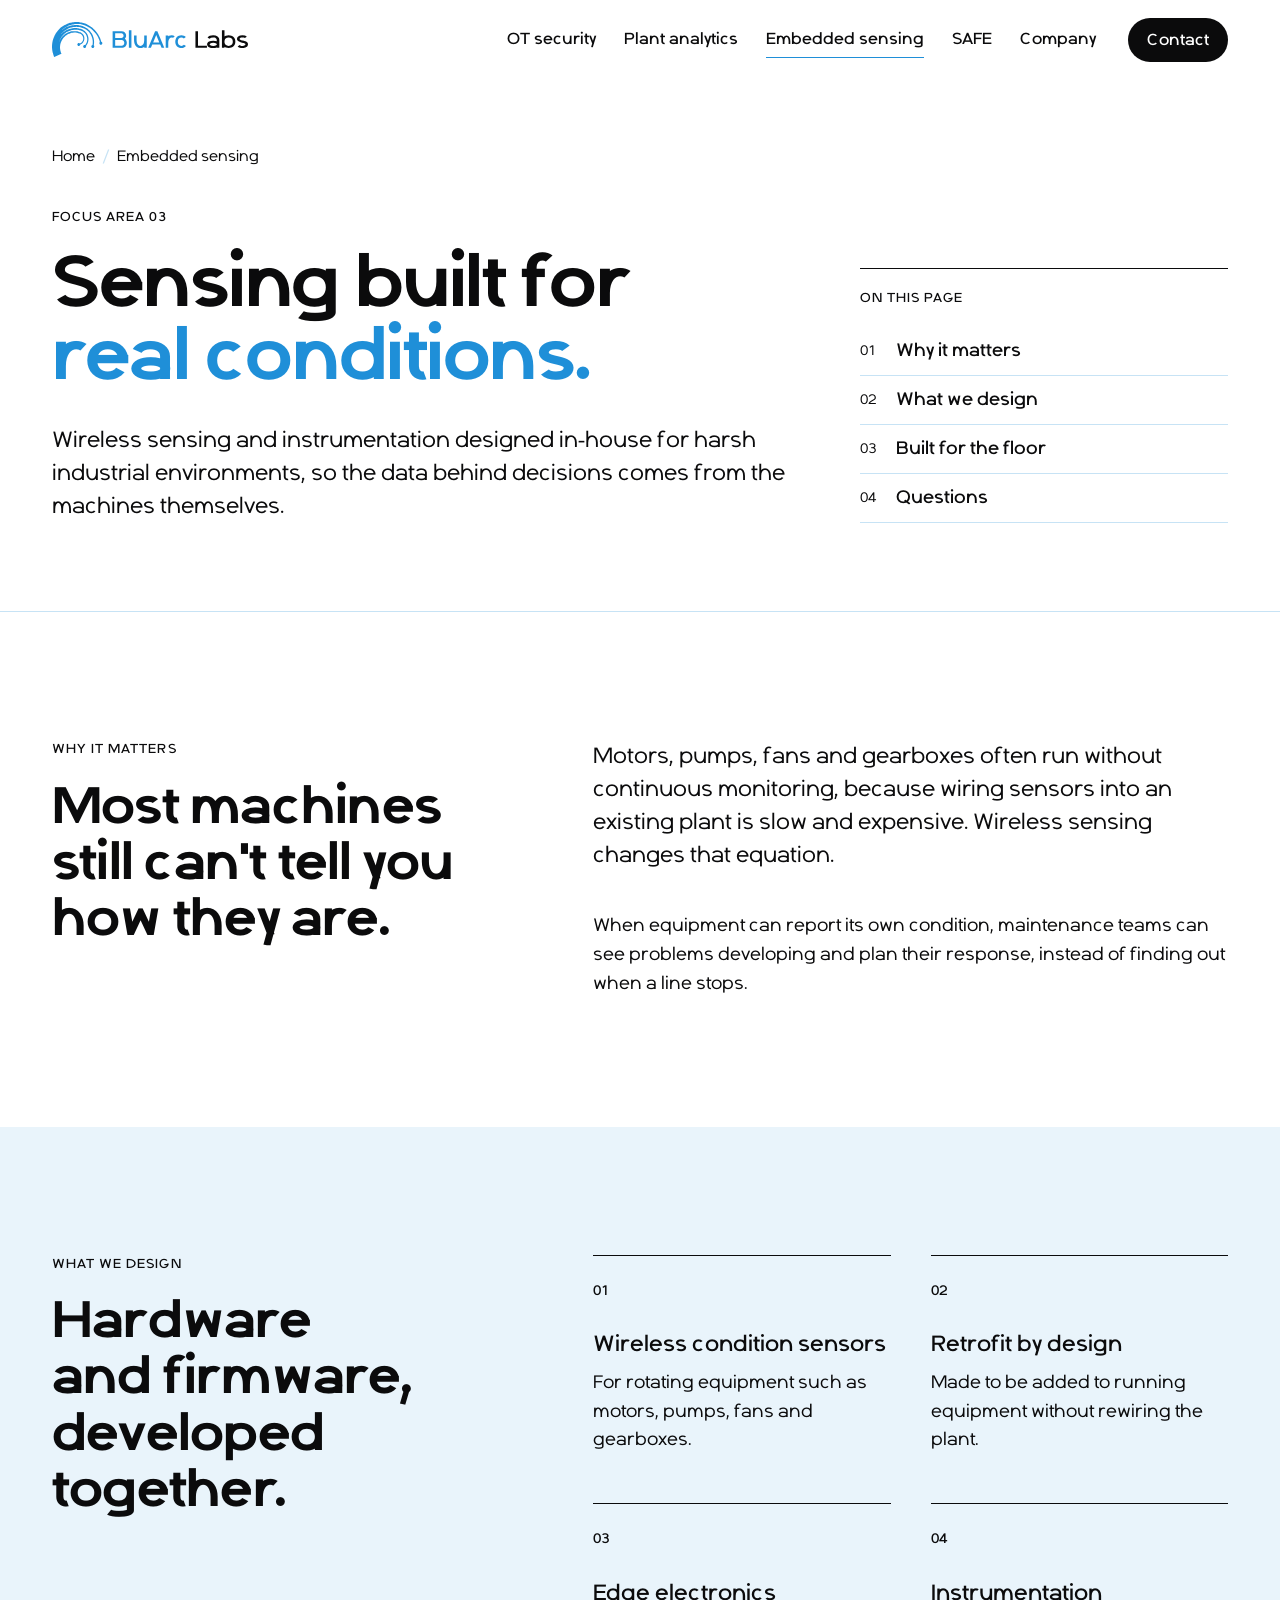
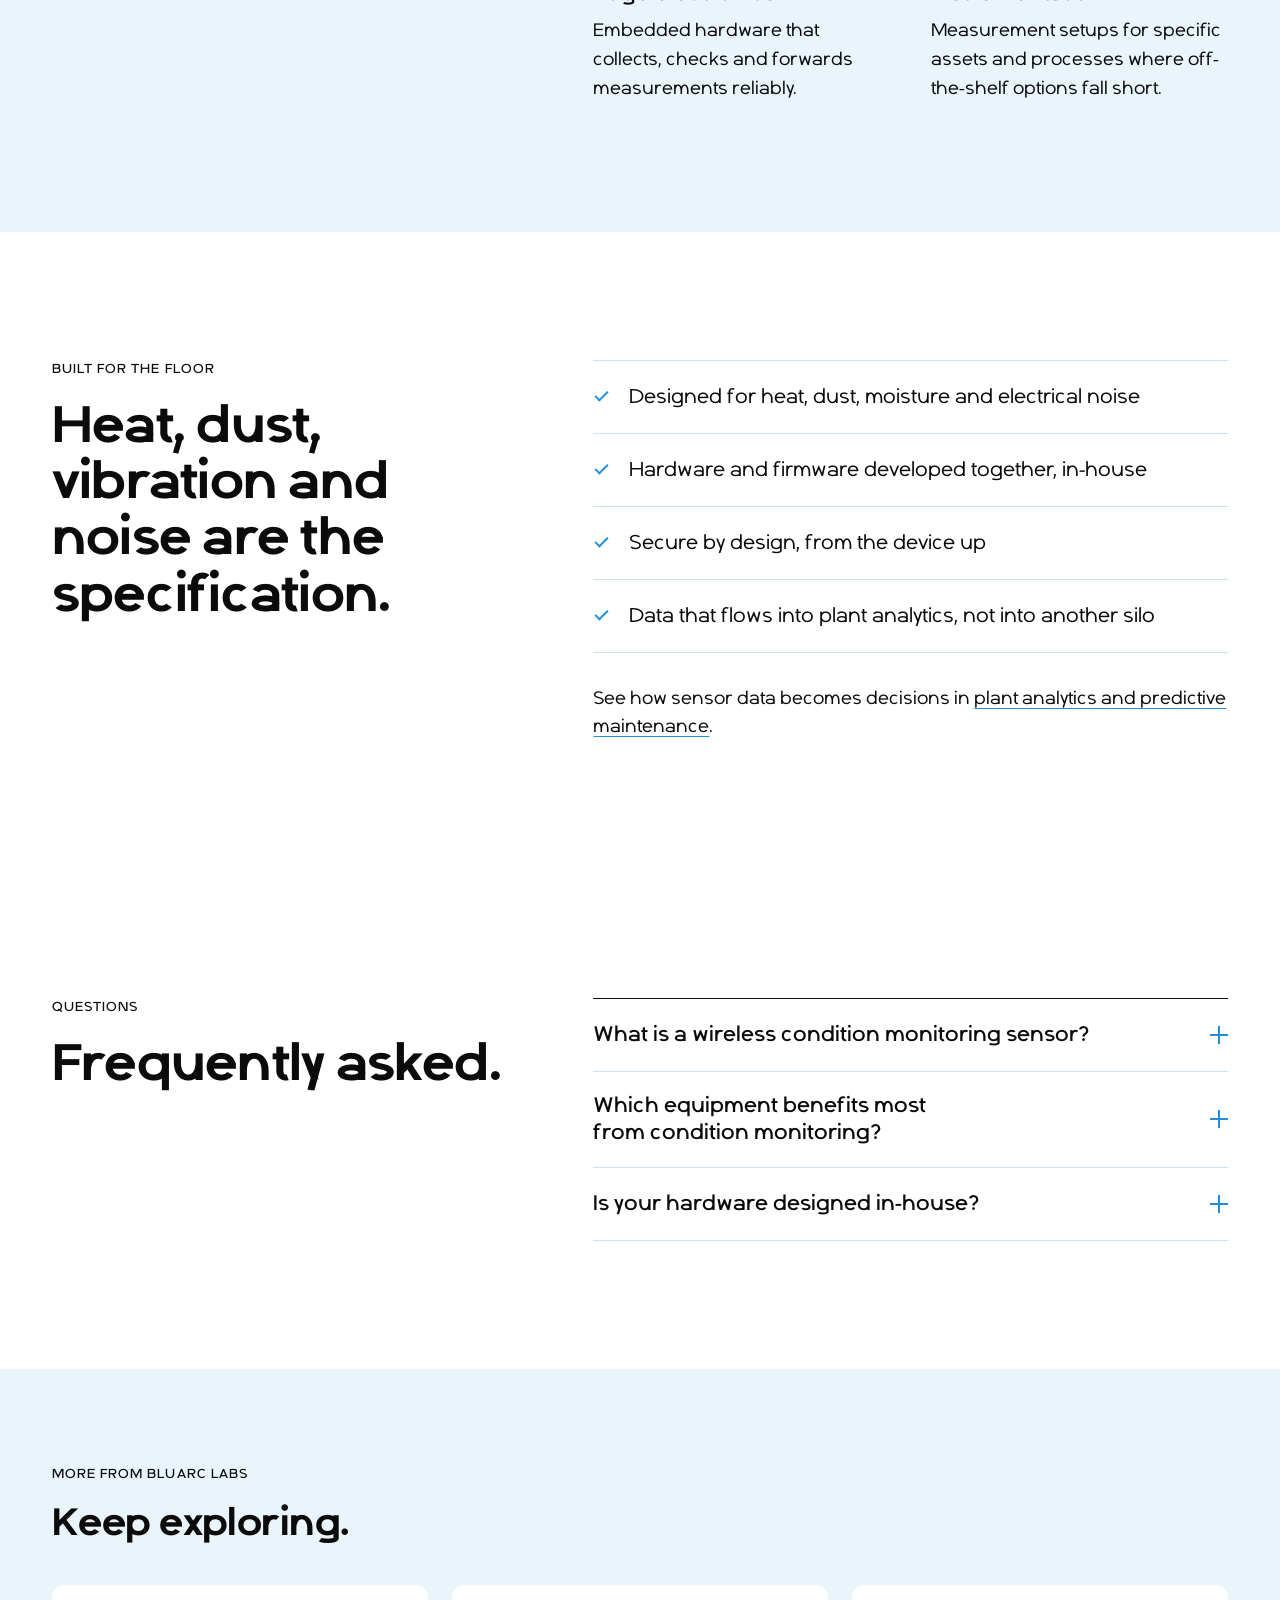
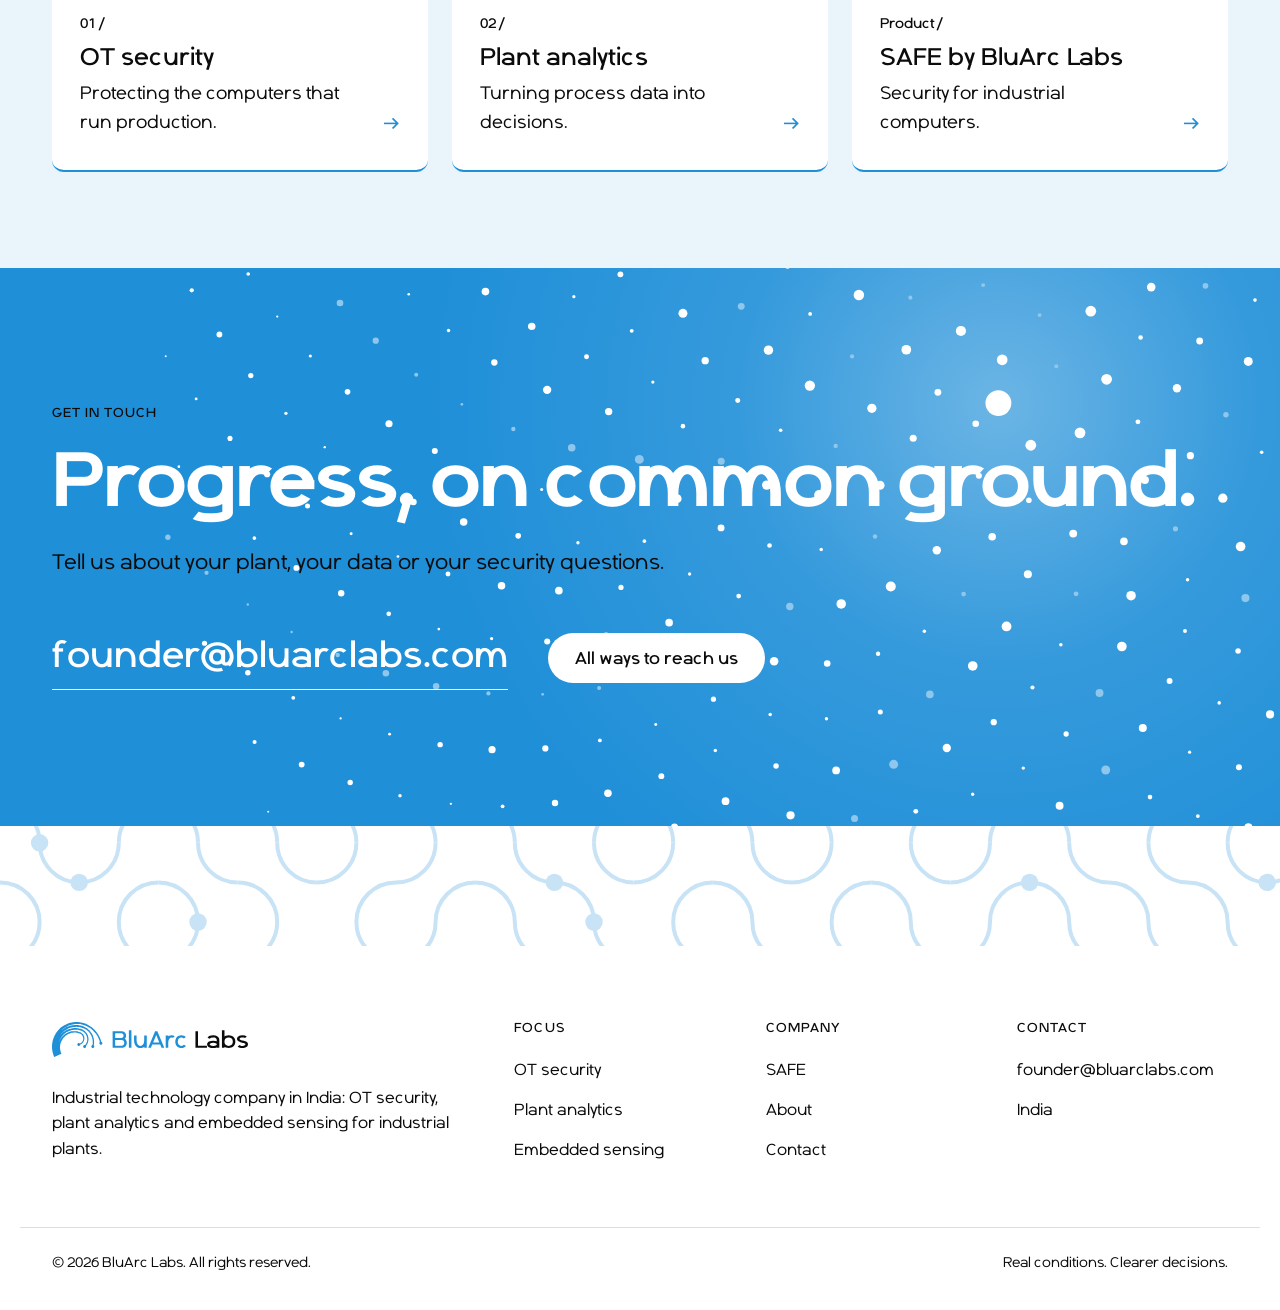
<file: embedded-sensing/index.html>
<!doctype html>
<html lang="en-IN">
<head>
  <meta charset="utf-8">
  <meta name="viewport" content="width=device-width, initial-scale=1">
  <title>Wireless Industrial Sensors &amp; Hardware | BluArc Labs</title>
  <meta name="description" content="Wireless sensors and embedded hardware designed in-house for harsh industrial environments: condition monitoring for motors, pumps and rotating equipment.">
  <link rel="canonical" href="https://bluarclabs.com/embedded-sensing/">
  <meta name="robots" content="index, follow, max-image-preview:large, max-snippet:-1, max-video-preview:-1">
  <meta name="theme-color" content="#1F8FD8">
  <meta name="color-scheme" content="light">
  <meta name="author" content="BluArc Labs">

  <meta property="og:type" content="website">
  <meta property="og:site_name" content="BluArc Labs">
  <meta property="og:locale" content="en_IN">
  <meta property="og:title" content="Wireless Industrial Sensors &amp; Hardware | BluArc Labs">
  <meta property="og:description" content="Wireless sensors and embedded hardware designed in-house for harsh industrial environments: condition monitoring for motors, pumps and rotating equipment.">
  <meta property="og:url" content="https://bluarclabs.com/embedded-sensing/">
  <meta property="og:image" content="https://bluarclabs.com/assets/og/embedded-sensing.png">
  <meta property="og:image:type" content="image/png">
  <meta property="og:image:width" content="1200">
  <meta property="og:image:height" content="630">
  <meta property="og:image:alt" content="Sensing built for real conditions. BluArc Labs.">
  <meta name="twitter:card" content="summary_large_image">
  <meta name="twitter:title" content="Wireless Industrial Sensors &amp; Hardware | BluArc Labs">
  <meta name="twitter:description" content="Wireless sensors and embedded hardware designed in-house for harsh industrial environments: condition monitoring for motors, pumps and rotating equipment.">
  <meta name="twitter:image" content="https://bluarclabs.com/assets/og/embedded-sensing.png">
  <meta name="twitter:image:alt" content="Sensing built for real conditions. BluArc Labs.">

  <link rel="icon" href="/favicon.ico" sizes="16x16 32x32 48x48">
  <link rel="icon" href="/assets/icons/favicon.svg" type="image/svg+xml">
  <link rel="apple-touch-icon" href="/apple-touch-icon.png">
  <link rel="manifest" href="/site.webmanifest">

  <link rel="preload" href="/assets/fonts/BluArcSans-Bold.woff2" as="font" type="font/woff2" crossorigin>
  <link rel="preload" href="/assets/fonts/BluArcSans-Regular.woff2" as="font" type="font/woff2" crossorigin>
  <link rel="stylesheet" href="/css/styles.css">
  <script>document.documentElement.classList.add('js');</script>

  <script type="application/ld+json">
{
  "@context": "https://schema.org",
  "@graph": [
    {
      "@type": "Organization",
      "@id": "https://bluarclabs.com/#organization",
      "name": "BluArc Labs",
      "alternateName": [
        "BluArc",
        "Bluarc Labs"
      ],
      "url": "https://bluarclabs.com/",
      "logo": {
        "@type": "ImageObject",
        "url": "https://bluarclabs.com/assets/icons/icon-512.png",
        "width": 512,
        "height": 512
      },
      "image": "https://bluarclabs.com/assets/og/home.png",
      "email": "founder@bluarclabs.com",
      "description": "Industrial technology company in India building OT security, plant analytics and embedded sensing for industrial plants.",
      "slogan": "Real conditions. Clearer decisions.",
      "address": {
        "@type": "PostalAddress",
        "addressCountry": "IN"
      },
      "areaServed": "Worldwide",
      "knowsAbout": [
        "Operational technology (OT) security",
        "Industrial control system security",
        "IEC 62443",
        "Industry 4.0",
        "Plant analytics",
        "Condition monitoring",
        "Predictive maintenance",
        "Industrial IoT",
        "Embedded hardware",
        "Wireless industrial sensors"
      ],
      "contactPoint": {
        "@type": "ContactPoint",
        "contactType": "sales",
        "email": "founder@bluarclabs.com",
        "availableLanguage": [
          "English"
        ]
      }
    },
    {
      "@type": "WebSite",
      "@id": "https://bluarclabs.com/#website",
      "url": "https://bluarclabs.com/",
      "name": "BluArc Labs",
      "inLanguage": "en-IN",
      "publisher": {
        "@id": "https://bluarclabs.com/#organization"
      }
    },
    {
      "@type": "BreadcrumbList",
      "@id": "https://bluarclabs.com/embedded-sensing/#breadcrumb",
      "itemListElement": [
        {
          "@type": "ListItem",
          "position": 1,
          "name": "Home",
          "item": "https://bluarclabs.com/"
        },
        {
          "@type": "ListItem",
          "position": 2,
          "name": "Embedded sensing",
          "item": "https://bluarclabs.com/embedded-sensing/"
        }
      ]
    },
    {
      "@type": "WebPage",
      "@id": "https://bluarclabs.com/embedded-sensing/#webpage",
      "url": "https://bluarclabs.com/embedded-sensing/",
      "name": "Wireless Industrial Sensors & Hardware | BluArc Labs",
      "description": "Wireless sensors and embedded hardware designed in-house for harsh industrial environments: condition monitoring for motors, pumps and rotating equipment.",
      "isPartOf": {
        "@id": "https://bluarclabs.com/#website"
      },
      "about": {
        "@id": "https://bluarclabs.com/#organization"
      },
      "primaryImageOfPage": "https://bluarclabs.com/assets/og/embedded-sensing.png",
      "inLanguage": "en-IN",
      "dateModified": "2026-10-08",
      "breadcrumb": {
        "@id": "https://bluarclabs.com/embedded-sensing/#breadcrumb"
      }
    },
    {
      "@type": "Service",
      "@id": "https://bluarclabs.com/embedded-sensing/#service",
      "name": "Embedded hardware and industrial sensing",
      "serviceType": "Industrial IoT sensing",
      "description": "Wireless sensors and embedded hardware designed in-house for harsh industrial environments: condition monitoring for motors, pumps and rotating equipment.",
      "provider": {
        "@id": "https://bluarclabs.com/#organization"
      },
      "areaServed": [
        {
          "@type": "Country",
          "name": "India"
        },
        "Worldwide"
      ],
      "url": "https://bluarclabs.com/embedded-sensing/"
    },
    {
      "@type": "FAQPage",
      "@id": "https://bluarclabs.com/embedded-sensing/#faq",
      "mainEntity": [
        {
          "@type": "Question",
          "name": "What is a wireless condition monitoring sensor?",
          "acceptedAnswer": {
            "@type": "Answer",
            "text": "A small device mounted on a machine that measures signals such as vibration and temperature and sends them wirelessly, so equipment health can be tracked without manual rounds or new cabling."
          }
        },
        {
          "@type": "Question",
          "name": "Which equipment benefits most from condition monitoring?",
          "acceptedAnswer": {
            "@type": "Answer",
            "text": "Rotating equipment that production depends on, such as motors, pumps, fans, compressors and gearboxes, where an unplanned failure stops a line."
          }
        },
        {
          "@type": "Question",
          "name": "Is your hardware designed in-house?",
          "acceptedAnswer": {
            "@type": "Answer",
            "text": "Yes. We design sensing hardware and firmware together, with security and harsh conditions considered from the start."
          }
        }
      ]
    }
  ]
}
  </script>
</head><body class="page-embedded-sensing">
  <a class="skip-link" href="#main">Skip to content</a>

  <header class="site-header" id="top">
    <div class="container header-inner">
      <a class="brand" href="/" aria-label="BluArc Labs home">
        <img src="/assets/brand/logo.svg" width="196" height="35" alt="BluArc Labs">
      </a>

      <button class="nav-toggle" type="button" aria-expanded="false" aria-controls="site-nav">
        <span class="nav-toggle-bar"></span>
        <span class="nav-toggle-bar"></span>
        <span class="visually-hidden">Menu</span>
      </button>

      <nav class="site-nav" id="site-nav" aria-label="Main">
        <a href="/ot-security/">OT security</a>
        <a href="/plant-analytics/">Plant analytics</a>
        <a href="/embedded-sensing/" aria-current="page">Embedded sensing</a>
        <a href="/safe/">SAFE</a>
        <a href="/company/">Company</a>
        <a class="btn btn-primary btn-sm" href="/contact/">Contact</a>
      </nav>
    </div>
  </header>
  <main id="main">
    <section class="page-hero" aria-labelledby="page-title">
      <div class="container page-hero-grid">
        <div class="page-hero-main">
        <nav class="crumbs" aria-label="Breadcrumb">
          <ol><li><a href="/">Home</a></li><li><span aria-current="page">Embedded sensing</span></li></ol>
        </nav>
          <p class="label">Focus area 03</p>
          <h1 id="page-title" class="display"><span class="hl-line"><span class="hl-in">Sensing built for</span></span><span class="hl-line hl-ground"><span class="hl-in">real conditions.</span></span></h1>
          <p class="page-lead hero-anim">Wireless sensing and instrumentation designed in-house for harsh industrial environments, so the data behind decisions comes from the machines themselves.</p>
        </div>
        <div class="page-hero-aside"><nav class="toc" aria-label="On this page"><p class="label">On this page</p><ol><li><a href="#why">Why it matters</a></li><li><a href="#design">What we design</a></li><li><a href="#floor">Built for the floor</a></li><li><a href="#faq">Questions</a></li></ol></nav></div>
      </div>
    </section>
    <section class="block" id="why" aria-labelledby="why-title">
      <div class="container block-grid">
        <div class="block-head">
          <p class="label">Why it matters</p>
          <h2 id="why-title">Most machines still can't tell you how they are.</h2>
        </div>
        <div class="block-body">
          <p class="lead reveal">Motors, pumps, fans and gearboxes often run without continuous monitoring, because wiring sensors into an existing plant is slow and expensive. Wireless sensing changes that equation.</p>
          <p class="reveal">When equipment can report its own condition, maintenance teams can see problems developing and plan their response, instead of finding out when a line stops.</p>
        </div>
      </div>
    </section>

    <section class="block block-wash" id="design" aria-labelledby="design-title">
      <div class="container block-grid">
        <div class="block-head">
          <p class="label">What we design</p>
          <h2 id="design-title">Hardware and firmware, developed together.</h2>
        </div>
        <div class="block-body">
          <div class="tiles tiles-flow">
            <article class="tile reveal">
              <p class="tile-num">01</p>
              <h3>Wireless condition sensors</h3>
              <p>For rotating equipment such as motors, pumps, fans and gearboxes.</p>
            </article>
            <article class="tile reveal">
              <p class="tile-num">02</p>
              <h3>Retrofit by design</h3>
              <p>Made to be added to running equipment without rewiring the plant.</p>
            </article>
            <article class="tile reveal">
              <p class="tile-num">03</p>
              <h3>Edge electronics</h3>
              <p>Embedded hardware that collects, checks and forwards measurements reliably.</p>
            </article>
            <article class="tile reveal">
              <p class="tile-num">04</p>
              <h3>Instrumentation</h3>
              <p>Measurement setups for specific assets and processes where off-the-shelf options fall short.</p>
            </article>
          </div>
        </div>
      </div>
    </section>

    <section class="block" id="floor" aria-labelledby="floor-title">
      <div class="container block-grid">
        <div class="block-head">
          <p class="label">Built for the floor</p>
          <h2 id="floor-title">Heat, dust, vibration and noise are the specification.</h2>
        </div>
        <div class="block-body">
          <ul class="ticks ticks-lg reveal">
            <li>Designed for heat, dust, moisture and electrical noise</li>
            <li>Hardware and firmware developed together, in-house</li>
            <li>Secure by design, from the device up</li>
            <li>Data that flows into plant analytics, not into another silo</li>
          </ul>
          <p class="reveal inline-link">See how sensor data becomes decisions in <a href="/plant-analytics/">plant analytics and predictive maintenance</a>.</p>
        </div>
      </div>
    </section>

    <section class="block" id="faq" aria-labelledby="faq-title">
      <div class="container block-grid">
        <div class="block-head">
          <p class="label">Questions</p>
          <h2 id="faq-title">Frequently asked.</h2>
        </div>
        <div class="faq reveal">
          <details class="faq-item">
            <summary><h3>What is a wireless condition monitoring sensor?</h3><span class="faq-icon" aria-hidden="true"></span></summary>
            <div class="faq-answer"><p>A small device mounted on a machine that measures signals such as vibration and temperature and sends them wirelessly, so equipment health can be tracked without manual rounds or new cabling.</p></div>
          </details>
          <details class="faq-item">
            <summary><h3>Which equipment benefits most from condition monitoring?</h3><span class="faq-icon" aria-hidden="true"></span></summary>
            <div class="faq-answer"><p>Rotating equipment that production depends on, such as motors, pumps, fans, compressors and gearboxes, where an unplanned failure stops a line.</p></div>
          </details>
          <details class="faq-item">
            <summary><h3>Is your hardware designed in-house?</h3><span class="faq-icon" aria-hidden="true"></span></summary>
            <div class="faq-answer"><p>Yes. We design sensing hardware and firmware together, with security and harsh conditions considered from the start.</p></div>
          </details>
        </div>
      </div>
    </section>
    <section class="block block-tight block-wash" aria-labelledby="related-title">
      <div class="container">
        <p class="label">More from BluArc Labs</p>
        <h2 id="related-title" class="h2-sm">Keep exploring.</h2>
        <div class="related-grid">
          <a class="related-card reveal" href="/ot-security/">
            <span class="related-num">01 /</span>
            <span class="related-title">OT security</span>
            <span class="related-desc">Protecting the computers that run production.</span>
            <span class="related-arrow" aria-hidden="true">&rarr;</span>
          </a>
          <a class="related-card reveal" href="/plant-analytics/">
            <span class="related-num">02 /</span>
            <span class="related-title">Plant analytics</span>
            <span class="related-desc">Turning process data into decisions.</span>
            <span class="related-arrow" aria-hidden="true">&rarr;</span>
          </a>
          <a class="related-card reveal" href="/safe/">
            <span class="related-num">Product /</span>
            <span class="related-title">SAFE by BluArc Labs</span>
            <span class="related-desc">Security for industrial computers.</span>
            <span class="related-arrow" aria-hidden="true">&rarr;</span>
          </a>
        </div>
      </div>
    </section>
    <section class="cta-band" aria-labelledby="cta-title">
      <div class="container cta-inner reveal">
        <p class="label label-reverse">Get in touch</p>
        <h2 id="cta-title" class="cta-title"><span class="hl-ground">Progress, on common ground.</span></h2>
        <p class="cta-lead">Tell us about your plant, your data or your security questions.</p>
        <div class="cta-actions">
          <a class="contact-email" href="mailto:founder@bluarclabs.com">founder@bluarclabs.com</a>
          <a class="btn btn-reverse" href="/contact/">All ways to reach us</a>
        </div>
      </div>
    </section>
  </main>

  <footer class="site-footer">
    <div class="footer-lattice" aria-hidden="true"></div>
    <div class="container footer-inner">
      <div class="footer-brand">
        <a class="brand" href="/" aria-label="BluArc Labs home">
          <img src="/assets/brand/logo.svg" width="196" height="35" alt="BluArc Labs" loading="lazy" decoding="async">
        </a>
        <p class="footer-about">Industrial technology company in India: OT security, plant analytics and embedded sensing for industrial plants.</p>
      </div>
      <nav class="footer-col" aria-label="Focus areas">
        <p class="footer-head">Focus</p>
        <ul><li><a href="/ot-security/">OT security</a></li><li><a href="/plant-analytics/">Plant analytics</a></li><li><a href="/embedded-sensing/">Embedded sensing</a></li></ul>
      </nav>
      <nav class="footer-col" aria-label="Company">
        <p class="footer-head">Company</p>
        <ul><li><a href="/safe/">SAFE</a></li><li><a href="/company/">About</a></li><li><a href="/contact/">Contact</a></li></ul>
      </nav>
      <div class="footer-col">
        <p class="footer-head">Contact</p>
        <ul><li><a href="mailto:founder@bluarclabs.com">founder@bluarclabs.com</a></li><li><span>India</span></li></ul>
      </div>
    </div>
    <div class="container footer-bottom">
      <p>&copy; <span id="year">2026</span> BluArc Labs. All rights reserved.</p>
      <p class="footer-sign">Real conditions. Clearer decisions.</p>
    </div>
  </footer>

  <script src="/js/main.js" defer></script>
</body>
</html>
</file>
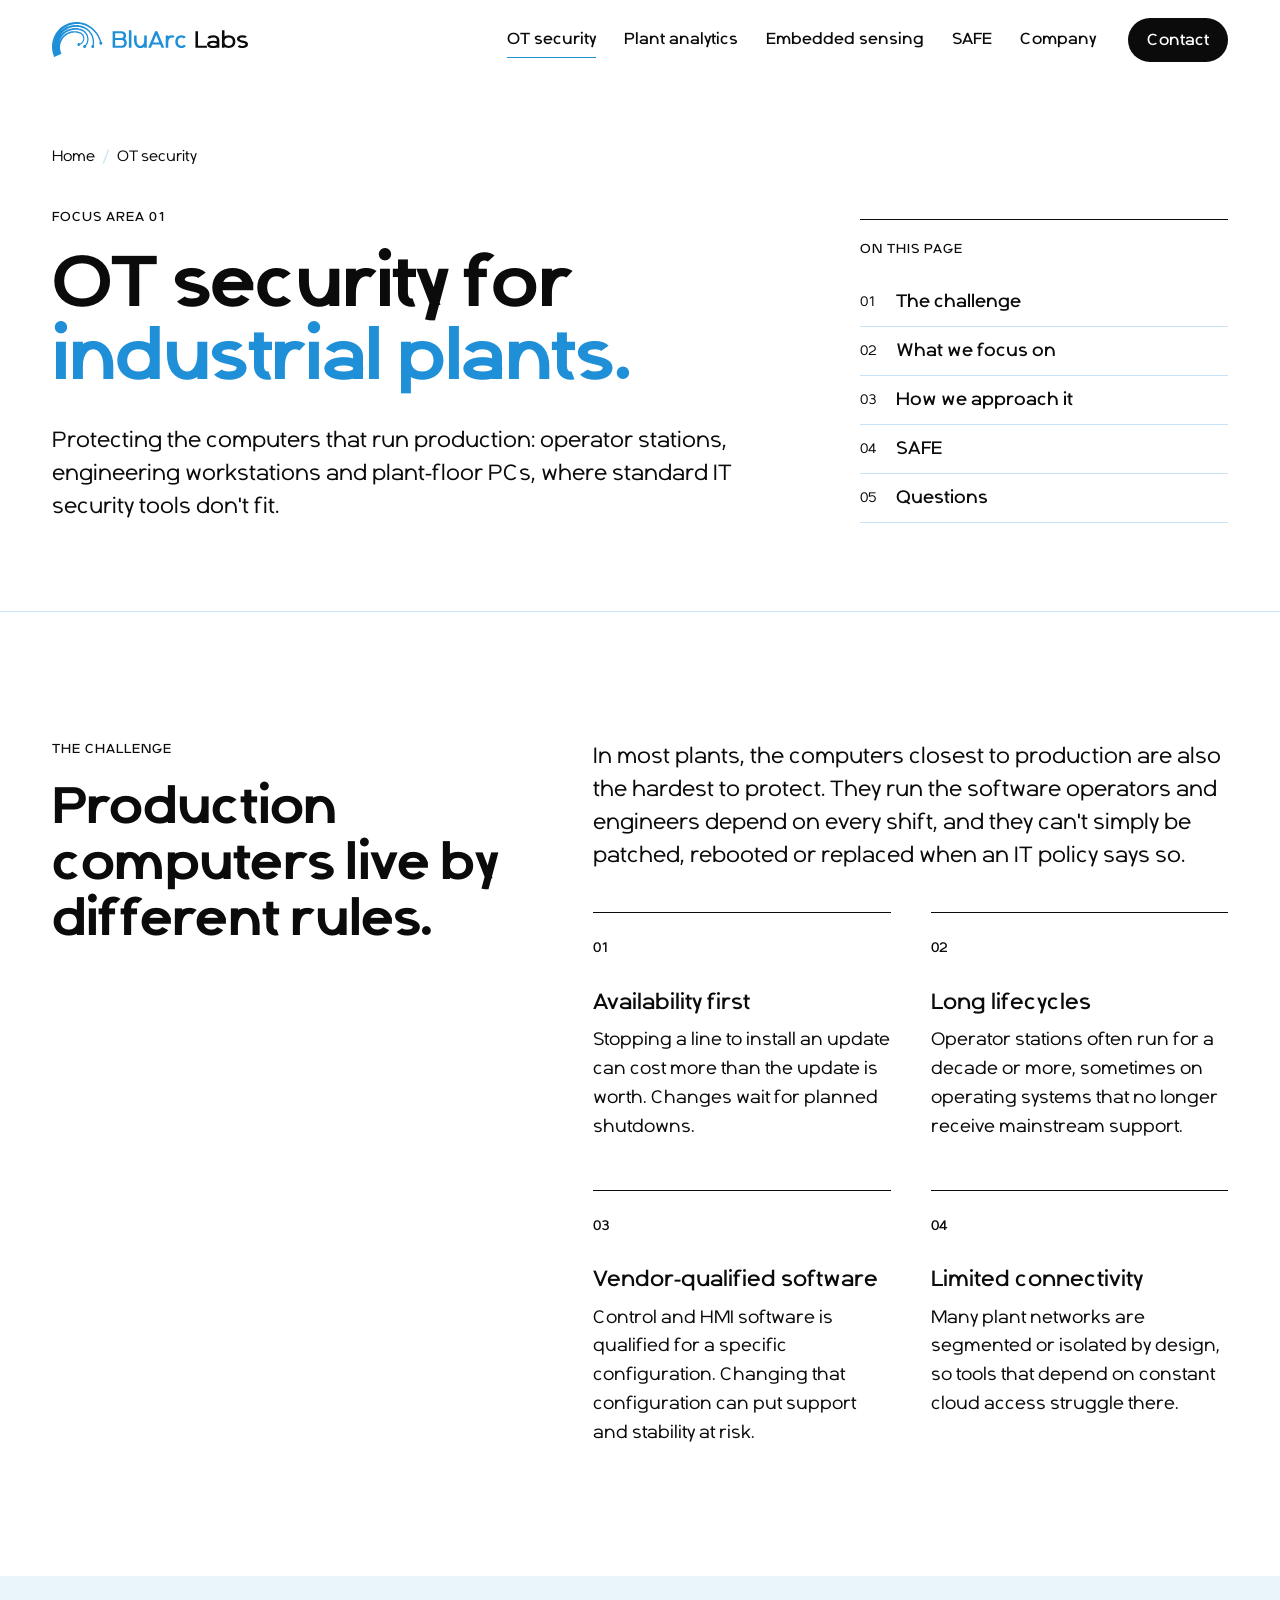
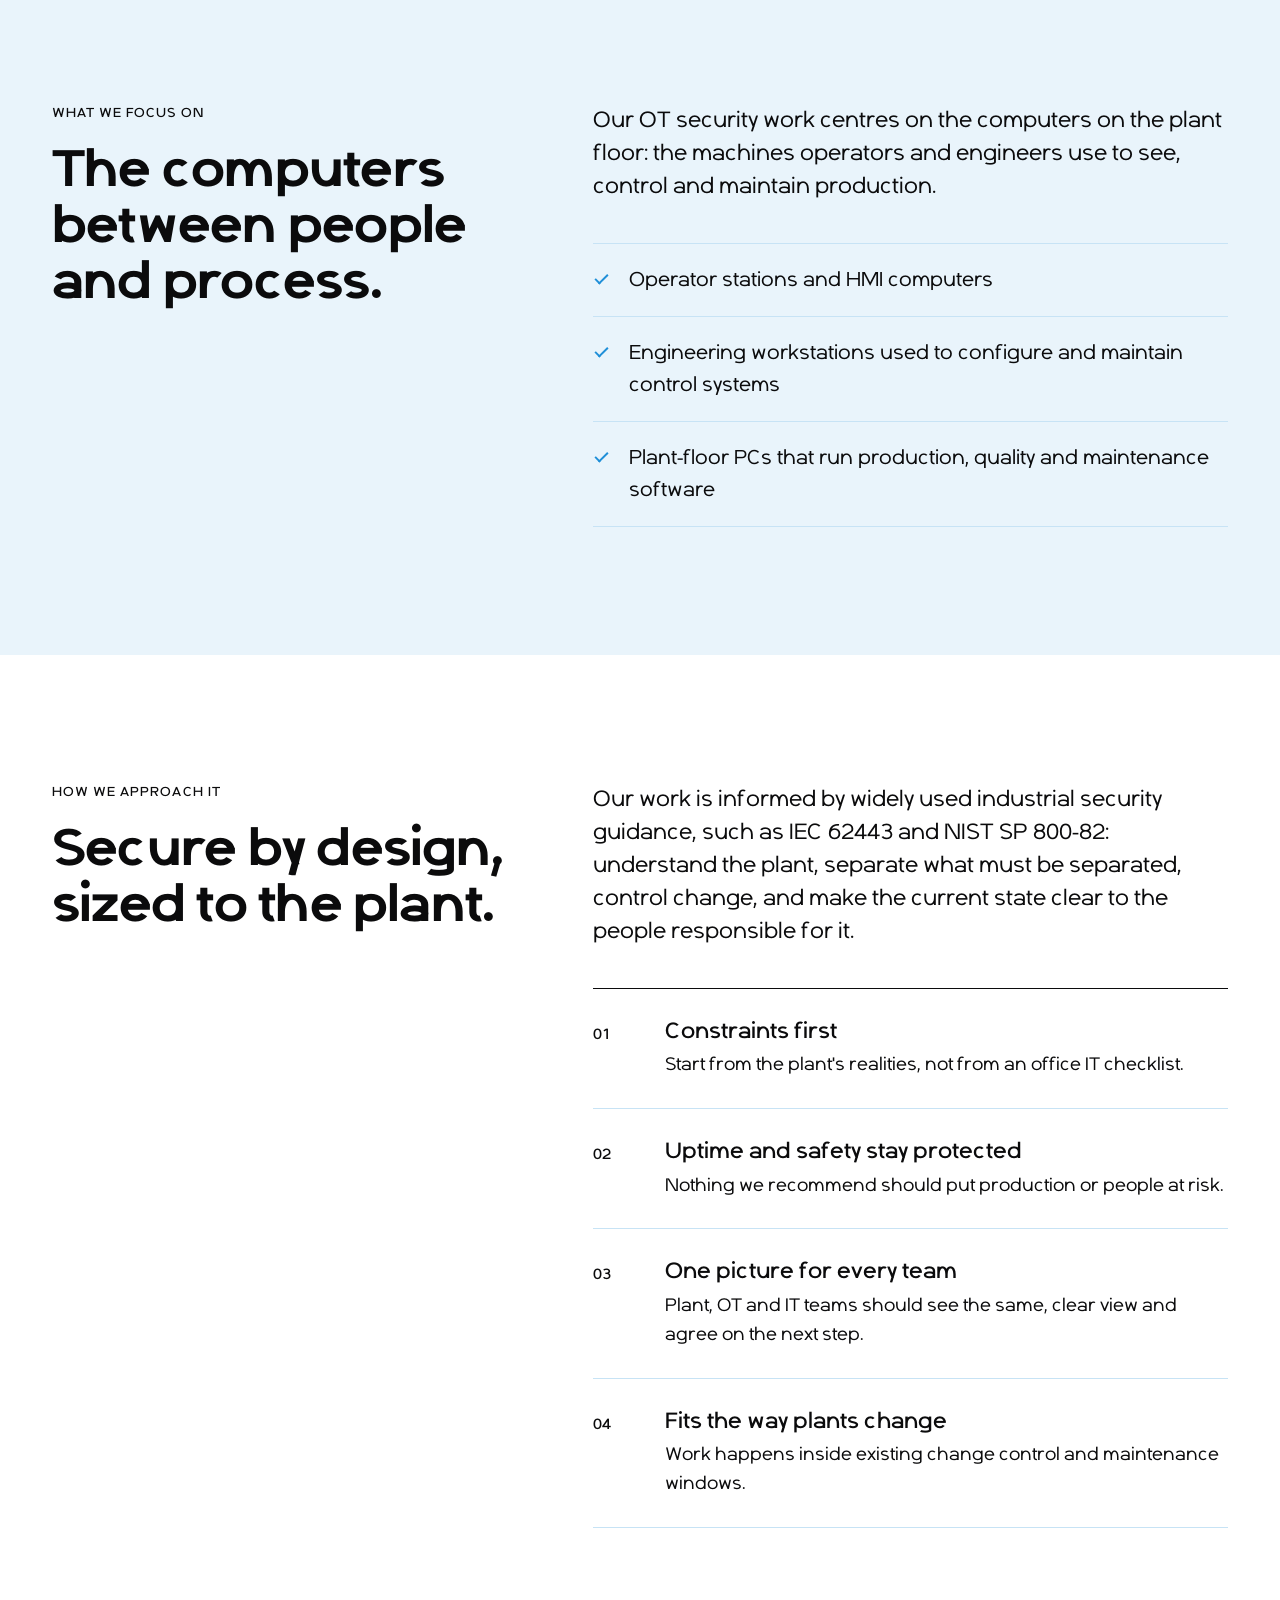
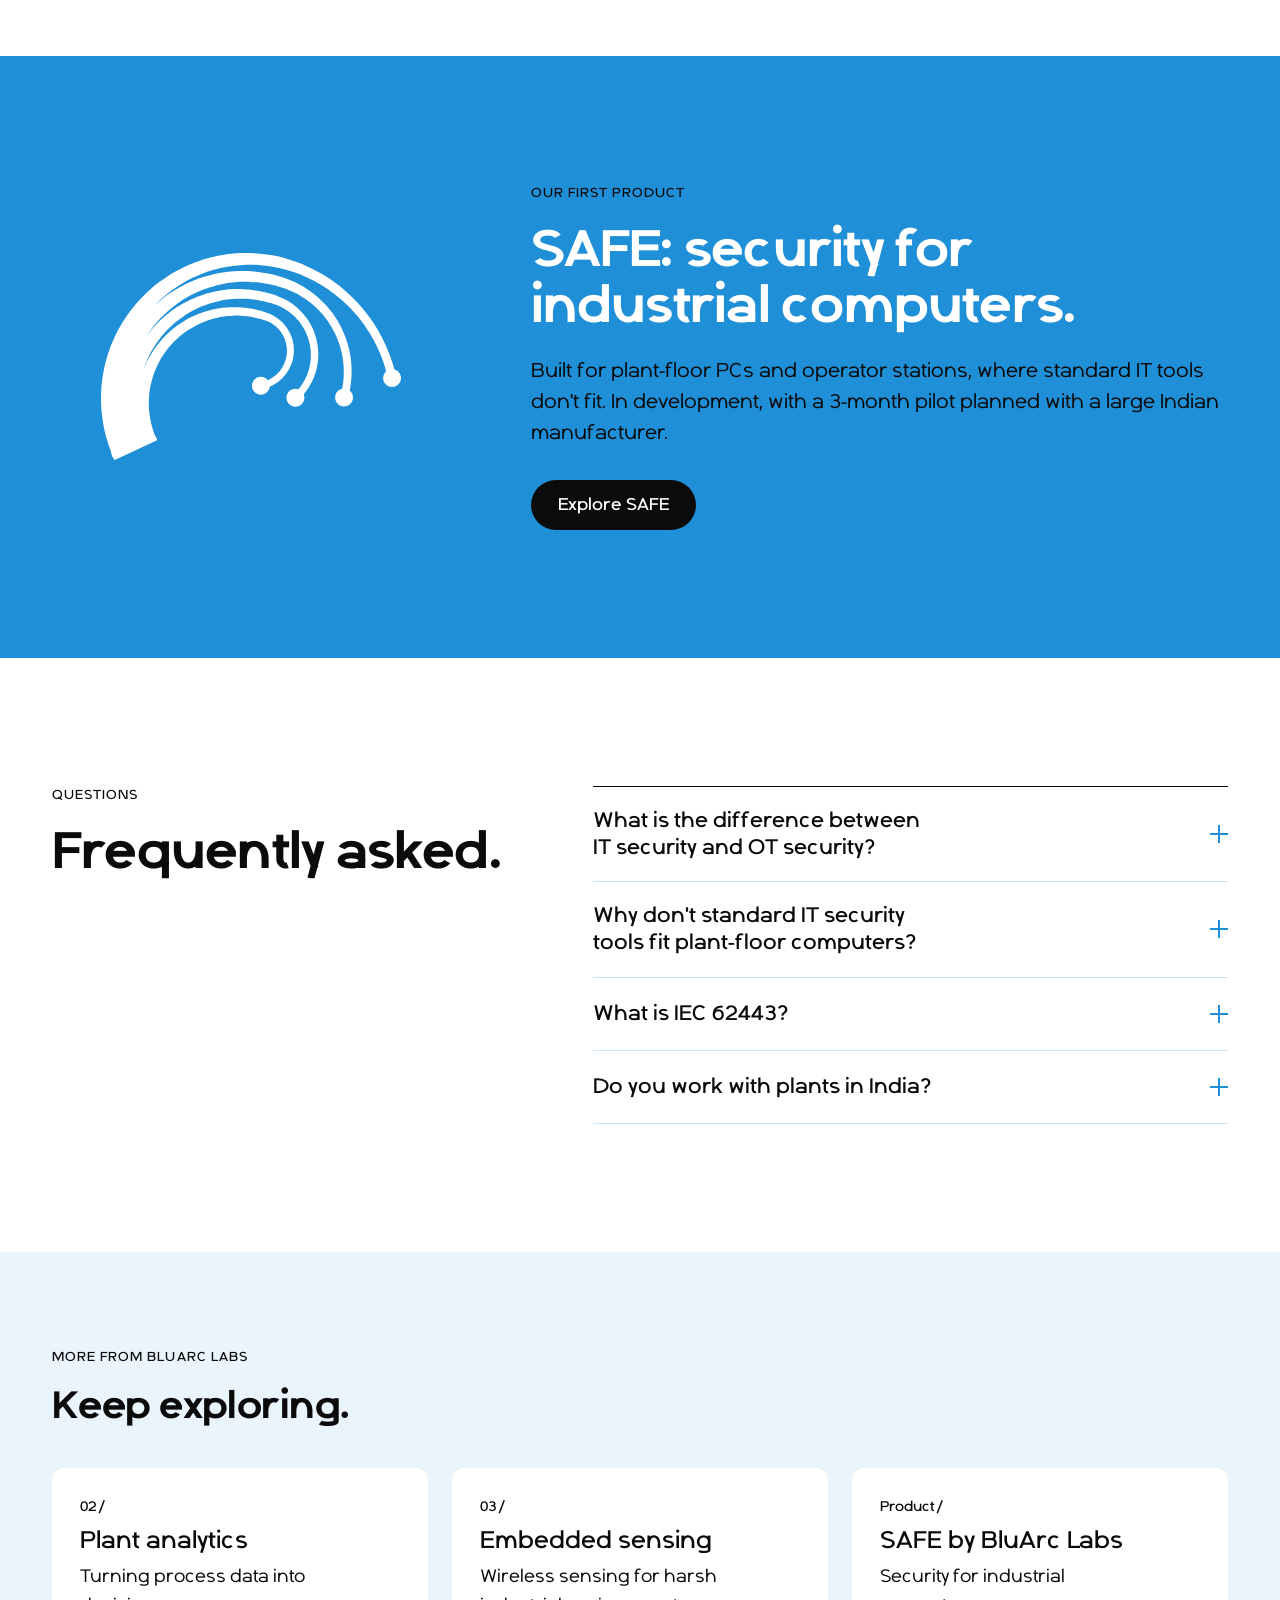
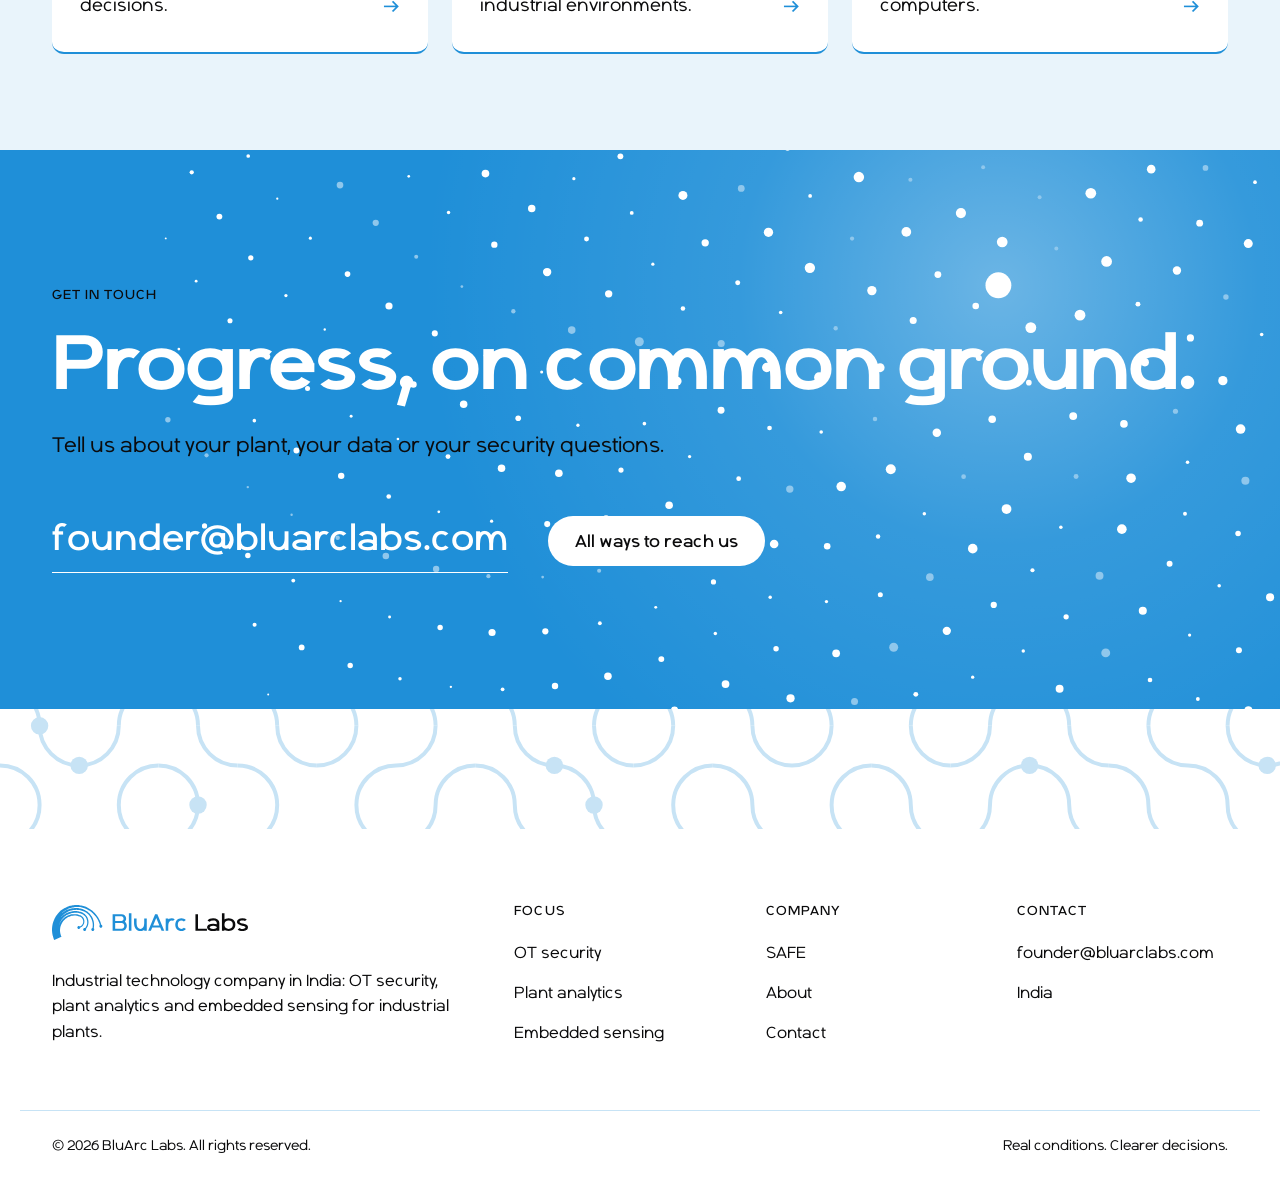
<file: ot-security/index.html>
<!doctype html>
<html lang="en-IN">
<head>
  <meta charset="utf-8">
  <meta name="viewport" content="width=device-width, initial-scale=1">
  <title>OT Security for Industrial Plants | BluArc Labs</title>
  <meta name="description" content="OT security for plant-floor PCs, operator stations and engineering workstations, built around uptime, long lifecycles and the realities of plants in India.">
  <link rel="canonical" href="https://bluarclabs.com/ot-security/">
  <meta name="robots" content="index, follow, max-image-preview:large, max-snippet:-1, max-video-preview:-1">
  <meta name="theme-color" content="#1F8FD8">
  <meta name="color-scheme" content="light">
  <meta name="author" content="BluArc Labs">

  <meta property="og:type" content="website">
  <meta property="og:site_name" content="BluArc Labs">
  <meta property="og:locale" content="en_IN">
  <meta property="og:title" content="OT Security for Industrial Plants | BluArc Labs">
  <meta property="og:description" content="OT security for plant-floor PCs, operator stations and engineering workstations, built around uptime, long lifecycles and the realities of plants in India.">
  <meta property="og:url" content="https://bluarclabs.com/ot-security/">
  <meta property="og:image" content="https://bluarclabs.com/assets/og/ot-security.png">
  <meta property="og:image:type" content="image/png">
  <meta property="og:image:width" content="1200">
  <meta property="og:image:height" content="630">
  <meta property="og:image:alt" content="OT security for industrial plants. BluArc Labs.">
  <meta name="twitter:card" content="summary_large_image">
  <meta name="twitter:title" content="OT Security for Industrial Plants | BluArc Labs">
  <meta name="twitter:description" content="OT security for plant-floor PCs, operator stations and engineering workstations, built around uptime, long lifecycles and the realities of plants in India.">
  <meta name="twitter:image" content="https://bluarclabs.com/assets/og/ot-security.png">
  <meta name="twitter:image:alt" content="OT security for industrial plants. BluArc Labs.">

  <link rel="icon" href="/favicon.ico" sizes="16x16 32x32 48x48">
  <link rel="icon" href="/assets/icons/favicon.svg" type="image/svg+xml">
  <link rel="apple-touch-icon" href="/apple-touch-icon.png">
  <link rel="manifest" href="/site.webmanifest">

  <link rel="preload" href="/assets/fonts/BluArcSans-Bold.woff2" as="font" type="font/woff2" crossorigin>
  <link rel="preload" href="/assets/fonts/BluArcSans-Regular.woff2" as="font" type="font/woff2" crossorigin>
  <link rel="stylesheet" href="/css/styles.css">
  <script>document.documentElement.classList.add('js');</script>

  <script type="application/ld+json">
{
  "@context": "https://schema.org",
  "@graph": [
    {
      "@type": "Organization",
      "@id": "https://bluarclabs.com/#organization",
      "name": "BluArc Labs",
      "alternateName": [
        "BluArc",
        "Bluarc Labs"
      ],
      "url": "https://bluarclabs.com/",
      "logo": {
        "@type": "ImageObject",
        "url": "https://bluarclabs.com/assets/icons/icon-512.png",
        "width": 512,
        "height": 512
      },
      "image": "https://bluarclabs.com/assets/og/home.png",
      "email": "founder@bluarclabs.com",
      "description": "Industrial technology company in India building OT security, plant analytics and embedded sensing for industrial plants.",
      "slogan": "Real conditions. Clearer decisions.",
      "address": {
        "@type": "PostalAddress",
        "addressCountry": "IN"
      },
      "areaServed": "Worldwide",
      "knowsAbout": [
        "Operational technology (OT) security",
        "Industrial control system security",
        "IEC 62443",
        "Industry 4.0",
        "Plant analytics",
        "Condition monitoring",
        "Predictive maintenance",
        "Industrial IoT",
        "Embedded hardware",
        "Wireless industrial sensors"
      ],
      "contactPoint": {
        "@type": "ContactPoint",
        "contactType": "sales",
        "email": "founder@bluarclabs.com",
        "availableLanguage": [
          "English"
        ]
      }
    },
    {
      "@type": "WebSite",
      "@id": "https://bluarclabs.com/#website",
      "url": "https://bluarclabs.com/",
      "name": "BluArc Labs",
      "inLanguage": "en-IN",
      "publisher": {
        "@id": "https://bluarclabs.com/#organization"
      }
    },
    {
      "@type": "BreadcrumbList",
      "@id": "https://bluarclabs.com/ot-security/#breadcrumb",
      "itemListElement": [
        {
          "@type": "ListItem",
          "position": 1,
          "name": "Home",
          "item": "https://bluarclabs.com/"
        },
        {
          "@type": "ListItem",
          "position": 2,
          "name": "OT security",
          "item": "https://bluarclabs.com/ot-security/"
        }
      ]
    },
    {
      "@type": "WebPage",
      "@id": "https://bluarclabs.com/ot-security/#webpage",
      "url": "https://bluarclabs.com/ot-security/",
      "name": "OT Security for Industrial Plants | BluArc Labs",
      "description": "OT security for plant-floor PCs, operator stations and engineering workstations, built around uptime, long lifecycles and the realities of plants in India.",
      "isPartOf": {
        "@id": "https://bluarclabs.com/#website"
      },
      "about": {
        "@id": "https://bluarclabs.com/#organization"
      },
      "primaryImageOfPage": "https://bluarclabs.com/assets/og/ot-security.png",
      "inLanguage": "en-IN",
      "dateModified": "2026-10-08",
      "breadcrumb": {
        "@id": "https://bluarclabs.com/ot-security/#breadcrumb"
      }
    },
    {
      "@type": "Service",
      "@id": "https://bluarclabs.com/ot-security/#service",
      "name": "OT security",
      "serviceType": "Industrial cybersecurity",
      "description": "OT security for plant-floor PCs, operator stations and engineering workstations, built around uptime, long lifecycles and the realities of plants in India.",
      "provider": {
        "@id": "https://bluarclabs.com/#organization"
      },
      "areaServed": [
        {
          "@type": "Country",
          "name": "India"
        },
        "Worldwide"
      ],
      "url": "https://bluarclabs.com/ot-security/"
    },
    {
      "@type": "FAQPage",
      "@id": "https://bluarclabs.com/ot-security/#faq",
      "mainEntity": [
        {
          "@type": "Question",
          "name": "What is the difference between IT security and OT security?",
          "acceptedAnswer": {
            "@type": "Answer",
            "text": "IT security protects information: data, email and business systems. OT security protects operations: the systems that run machines and processes. In OT, availability and safety come first, systems run for many years, and changes must fit around production."
          }
        },
        {
          "@type": "Question",
          "name": "Why don't standard IT security tools fit plant-floor computers?",
          "acceptedAnswer": {
            "@type": "Answer",
            "text": "Many IT tools assume frequent updates, constant internet access and current operating systems. Plant-floor computers often have none of these, and their software is qualified for a fixed configuration, so tools that change that configuration can disrupt production."
          }
        },
        {
          "@type": "Question",
          "name": "What is IEC 62443?",
          "acceptedAnswer": {
            "@type": "Answer",
            "text": "IEC 62443 is a series of international standards for the security of industrial automation and control systems. It covers how to organise systems into zones, how to manage access and change, and what security capabilities components should have."
          }
        },
        {
          "@type": "Question",
          "name": "Do you work with plants in India?",
          "acceptedAnswer": {
            "@type": "Answer",
            "text": "Yes. BluArc Labs is based in India, and we design with the conditions of Indian manufacturing plants in mind."
          }
        }
      ]
    }
  ]
}
  </script>
</head><body class="page-ot-security">
  <a class="skip-link" href="#main">Skip to content</a>

  <header class="site-header" id="top">
    <div class="container header-inner">
      <a class="brand" href="/" aria-label="BluArc Labs home">
        <img src="/assets/brand/logo.svg" width="196" height="35" alt="BluArc Labs">
      </a>

      <button class="nav-toggle" type="button" aria-expanded="false" aria-controls="site-nav">
        <span class="nav-toggle-bar"></span>
        <span class="nav-toggle-bar"></span>
        <span class="visually-hidden">Menu</span>
      </button>

      <nav class="site-nav" id="site-nav" aria-label="Main">
        <a href="/ot-security/" aria-current="page">OT security</a>
        <a href="/plant-analytics/">Plant analytics</a>
        <a href="/embedded-sensing/">Embedded sensing</a>
        <a href="/safe/">SAFE</a>
        <a href="/company/">Company</a>
        <a class="btn btn-primary btn-sm" href="/contact/">Contact</a>
      </nav>
    </div>
  </header>
  <main id="main">
    <section class="page-hero" aria-labelledby="page-title">
      <div class="container page-hero-grid">
        <div class="page-hero-main">
        <nav class="crumbs" aria-label="Breadcrumb">
          <ol><li><a href="/">Home</a></li><li><span aria-current="page">OT security</span></li></ol>
        </nav>
          <p class="label">Focus area 01</p>
          <h1 id="page-title" class="display"><span class="hl-line"><span class="hl-in">OT security for</span></span><span class="hl-line hl-ground"><span class="hl-in">industrial plants.</span></span></h1>
          <p class="page-lead hero-anim">Protecting the computers that run production: operator stations, engineering workstations and plant-floor PCs, where standard IT security tools don&#x27;t fit.</p>
        </div>
        <div class="page-hero-aside"><nav class="toc" aria-label="On this page"><p class="label">On this page</p><ol><li><a href="#challenge">The challenge</a></li><li><a href="#focus">What we focus on</a></li><li><a href="#approach">How we approach it</a></li><li><a href="#safe">SAFE</a></li><li><a href="#faq">Questions</a></li></ol></nav></div>
      </div>
    </section>
    <section class="block" id="challenge" aria-labelledby="challenge-title">
      <div class="container block-grid">
        <div class="block-head">
          <p class="label">The challenge</p>
          <h2 id="challenge-title">Production computers live by different rules.</h2>
        </div>
        <div class="block-body">
          <p class="lead reveal">In most plants, the computers closest to production are also the hardest to protect. They run the software operators and engineers depend on every shift, and they can't simply be patched, rebooted or replaced when an IT policy says so.</p>
          <div class="tiles tiles-flow">
            <article class="tile reveal">
              <p class="tile-num">01</p>
              <h3>Availability first</h3>
              <p>Stopping a line to install an update can cost more than the update is worth. Changes wait for planned shutdowns.</p>
            </article>
            <article class="tile reveal">
              <p class="tile-num">02</p>
              <h3>Long lifecycles</h3>
              <p>Operator stations often run for a decade or more, sometimes on operating systems that no longer receive mainstream support.</p>
            </article>
            <article class="tile reveal">
              <p class="tile-num">03</p>
              <h3>Vendor-qualified software</h3>
              <p>Control and HMI software is qualified for a specific configuration. Changing that configuration can put support and stability at risk.</p>
            </article>
            <article class="tile reveal">
              <p class="tile-num">04</p>
              <h3>Limited connectivity</h3>
              <p>Many plant networks are segmented or isolated by design, so tools that depend on constant cloud access struggle there.</p>
            </article>
          </div>
        </div>
      </div>
    </section>

    <section class="block block-wash" id="focus" aria-labelledby="focus-title">
      <div class="container block-grid">
        <div class="block-head">
          <p class="label">What we focus on</p>
          <h2 id="focus-title">The computers between people and process.</h2>
        </div>
        <div class="block-body">
          <p class="lead reveal">Our OT security work centres on the computers on the plant floor: the machines operators and engineers use to see, control and maintain production.</p>
          <ul class="ticks ticks-lg reveal">
            <li>Operator stations and HMI computers</li>
            <li>Engineering workstations used to configure and maintain control systems</li>
            <li>Plant-floor PCs that run production, quality and maintenance software</li>
          </ul>
        </div>
      </div>
    </section>

    <section class="block" id="approach" aria-labelledby="approach-title">
      <div class="container block-grid">
        <div class="block-head">
          <p class="label">How we approach it</p>
          <h2 id="approach-title">Secure by design, sized to the plant.</h2>
        </div>
        <div class="block-body">
          <p class="lead reveal">Our work is informed by widely used industrial security guidance, such as IEC 62443 and NIST SP 800-82: understand the plant, separate what must be separated, control change, and make the current state clear to the people responsible for it.</p>
          <ol class="principles reveal">
            <li><span class="principle-num">01</span><div><h3>Constraints first</h3><p>Start from the plant's realities, not from an office IT checklist.</p></div></li>
            <li><span class="principle-num">02</span><div><h3>Uptime and safety stay protected</h3><p>Nothing we recommend should put production or people at risk.</p></div></li>
            <li><span class="principle-num">03</span><div><h3>One picture for every team</h3><p>Plant, OT and IT teams should see the same, clear view and agree on the next step.</p></div></li>
            <li><span class="principle-num">04</span><div><h3>Fits the way plants change</h3><p>Work happens inside existing change control and maintenance windows.</p></div></li>
          </ol>
        </div>
      </div>
    </section>

    <section class="block block-sky" id="safe" aria-labelledby="safe-title">
      <div class="container safe-band">
        <div class="safe-band-mark reveal">
          <img src="/assets/brand/symbol-white.svg" width="300" height="207" alt="" loading="lazy" decoding="async">
        </div>
        <div class="reveal">
          <p class="label label-reverse">Our first product</p>
          <h2 id="safe-title">SAFE: security for industrial computers.</h2>
          <p class="block-intro">Built for plant-floor PCs and operator stations, where standard IT tools don't fit. In development, with a 3-month pilot planned with a large Indian manufacturer.</p>
          <a class="btn btn-primary" href="/safe/">Explore SAFE</a>
        </div>
      </div>
    </section>

    <section class="block" id="faq" aria-labelledby="faq-title">
      <div class="container block-grid">
        <div class="block-head">
          <p class="label">Questions</p>
          <h2 id="faq-title">Frequently asked.</h2>
        </div>
        <div class="faq reveal">
          <details class="faq-item">
            <summary><h3>What is the difference between IT security and OT security?</h3><span class="faq-icon" aria-hidden="true"></span></summary>
            <div class="faq-answer"><p>IT security protects information: data, email and business systems. OT security protects operations: the systems that run machines and processes. In OT, availability and safety come first, systems run for many years, and changes must fit around production.</p></div>
          </details>
          <details class="faq-item">
            <summary><h3>Why don&#x27;t standard IT security tools fit plant-floor computers?</h3><span class="faq-icon" aria-hidden="true"></span></summary>
            <div class="faq-answer"><p>Many IT tools assume frequent updates, constant internet access and current operating systems. Plant-floor computers often have none of these, and their software is qualified for a fixed configuration, so tools that change that configuration can disrupt production.</p></div>
          </details>
          <details class="faq-item">
            <summary><h3>What is IEC 62443?</h3><span class="faq-icon" aria-hidden="true"></span></summary>
            <div class="faq-answer"><p>IEC 62443 is a series of international standards for the security of industrial automation and control systems. It covers how to organise systems into zones, how to manage access and change, and what security capabilities components should have.</p></div>
          </details>
          <details class="faq-item">
            <summary><h3>Do you work with plants in India?</h3><span class="faq-icon" aria-hidden="true"></span></summary>
            <div class="faq-answer"><p>Yes. BluArc Labs is based in India, and we design with the conditions of Indian manufacturing plants in mind.</p></div>
          </details>
        </div>
      </div>
    </section>
    <section class="block block-tight block-wash" aria-labelledby="related-title">
      <div class="container">
        <p class="label">More from BluArc Labs</p>
        <h2 id="related-title" class="h2-sm">Keep exploring.</h2>
        <div class="related-grid">
          <a class="related-card reveal" href="/plant-analytics/">
            <span class="related-num">02 /</span>
            <span class="related-title">Plant analytics</span>
            <span class="related-desc">Turning process data into decisions.</span>
            <span class="related-arrow" aria-hidden="true">&rarr;</span>
          </a>
          <a class="related-card reveal" href="/embedded-sensing/">
            <span class="related-num">03 /</span>
            <span class="related-title">Embedded sensing</span>
            <span class="related-desc">Wireless sensing for harsh industrial environments.</span>
            <span class="related-arrow" aria-hidden="true">&rarr;</span>
          </a>
          <a class="related-card reveal" href="/safe/">
            <span class="related-num">Product /</span>
            <span class="related-title">SAFE by BluArc Labs</span>
            <span class="related-desc">Security for industrial computers.</span>
            <span class="related-arrow" aria-hidden="true">&rarr;</span>
          </a>
        </div>
      </div>
    </section>
    <section class="cta-band" aria-labelledby="cta-title">
      <div class="container cta-inner reveal">
        <p class="label label-reverse">Get in touch</p>
        <h2 id="cta-title" class="cta-title"><span class="hl-ground">Progress, on common ground.</span></h2>
        <p class="cta-lead">Tell us about your plant, your data or your security questions.</p>
        <div class="cta-actions">
          <a class="contact-email" href="mailto:founder@bluarclabs.com">founder@bluarclabs.com</a>
          <a class="btn btn-reverse" href="/contact/">All ways to reach us</a>
        </div>
      </div>
    </section>
  </main>

  <footer class="site-footer">
    <div class="footer-lattice" aria-hidden="true"></div>
    <div class="container footer-inner">
      <div class="footer-brand">
        <a class="brand" href="/" aria-label="BluArc Labs home">
          <img src="/assets/brand/logo.svg" width="196" height="35" alt="BluArc Labs" loading="lazy" decoding="async">
        </a>
        <p class="footer-about">Industrial technology company in India: OT security, plant analytics and embedded sensing for industrial plants.</p>
      </div>
      <nav class="footer-col" aria-label="Focus areas">
        <p class="footer-head">Focus</p>
        <ul><li><a href="/ot-security/">OT security</a></li><li><a href="/plant-analytics/">Plant analytics</a></li><li><a href="/embedded-sensing/">Embedded sensing</a></li></ul>
      </nav>
      <nav class="footer-col" aria-label="Company">
        <p class="footer-head">Company</p>
        <ul><li><a href="/safe/">SAFE</a></li><li><a href="/company/">About</a></li><li><a href="/contact/">Contact</a></li></ul>
      </nav>
      <div class="footer-col">
        <p class="footer-head">Contact</p>
        <ul><li><a href="mailto:founder@bluarclabs.com">founder@bluarclabs.com</a></li><li><span>India</span></li></ul>
      </div>
    </div>
    <div class="container footer-bottom">
      <p>&copy; <span id="year">2026</span> BluArc Labs. All rights reserved.</p>
      <p class="footer-sign">Real conditions. Clearer decisions.</p>
    </div>
  </footer>

  <script src="/js/main.js" defer></script>
</body>
</html>
</file>
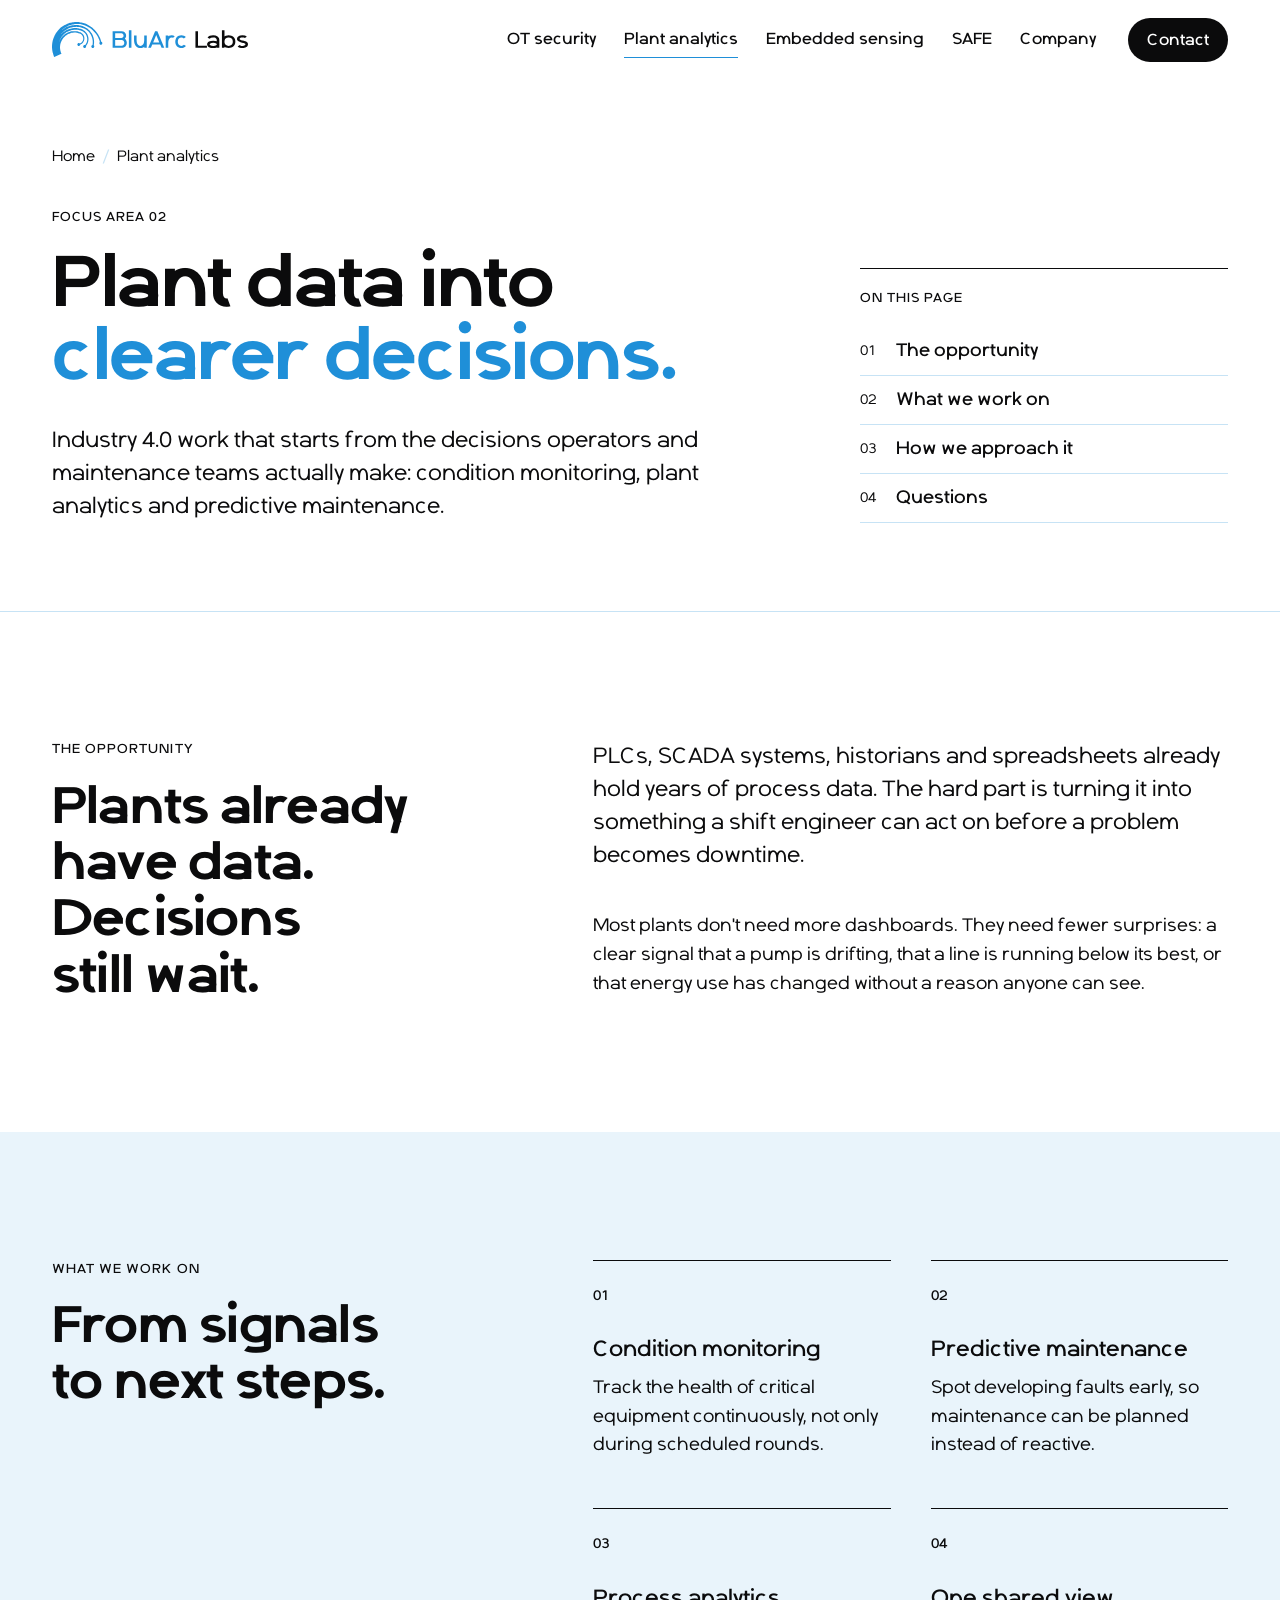
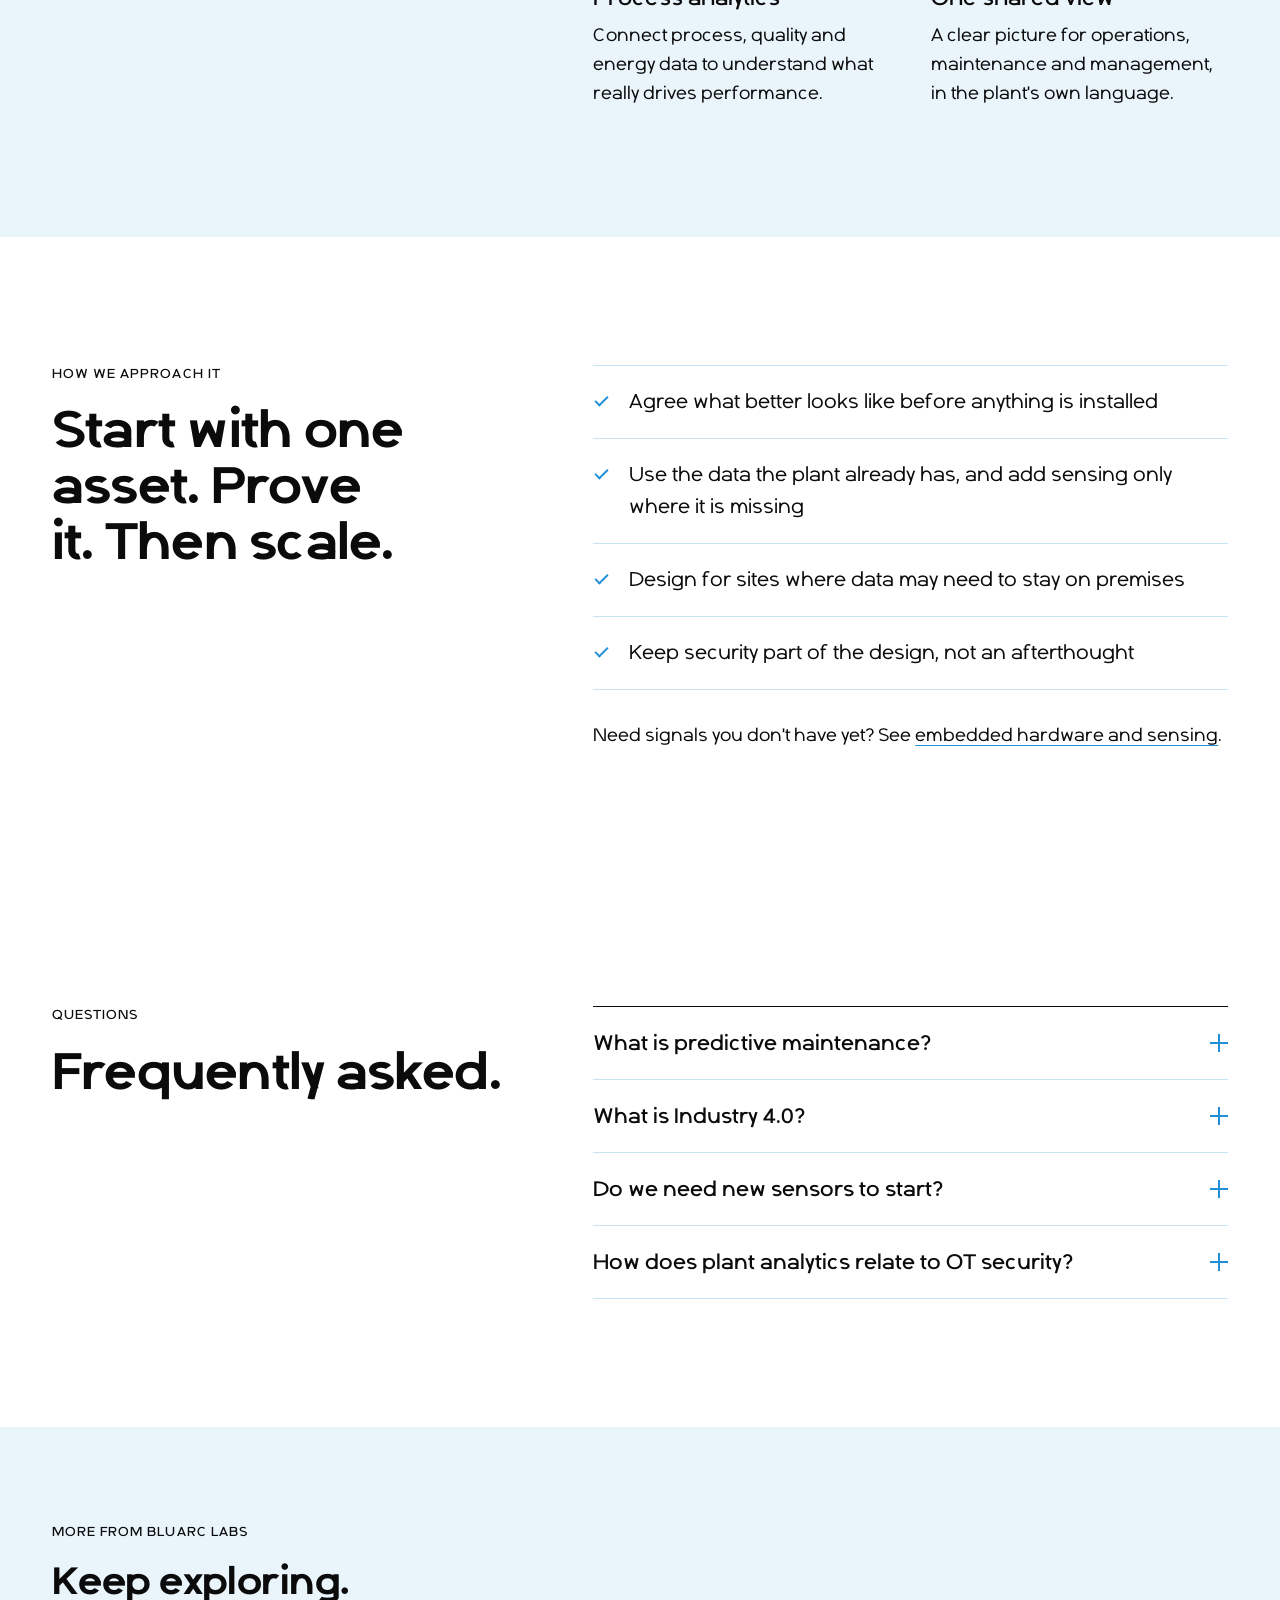
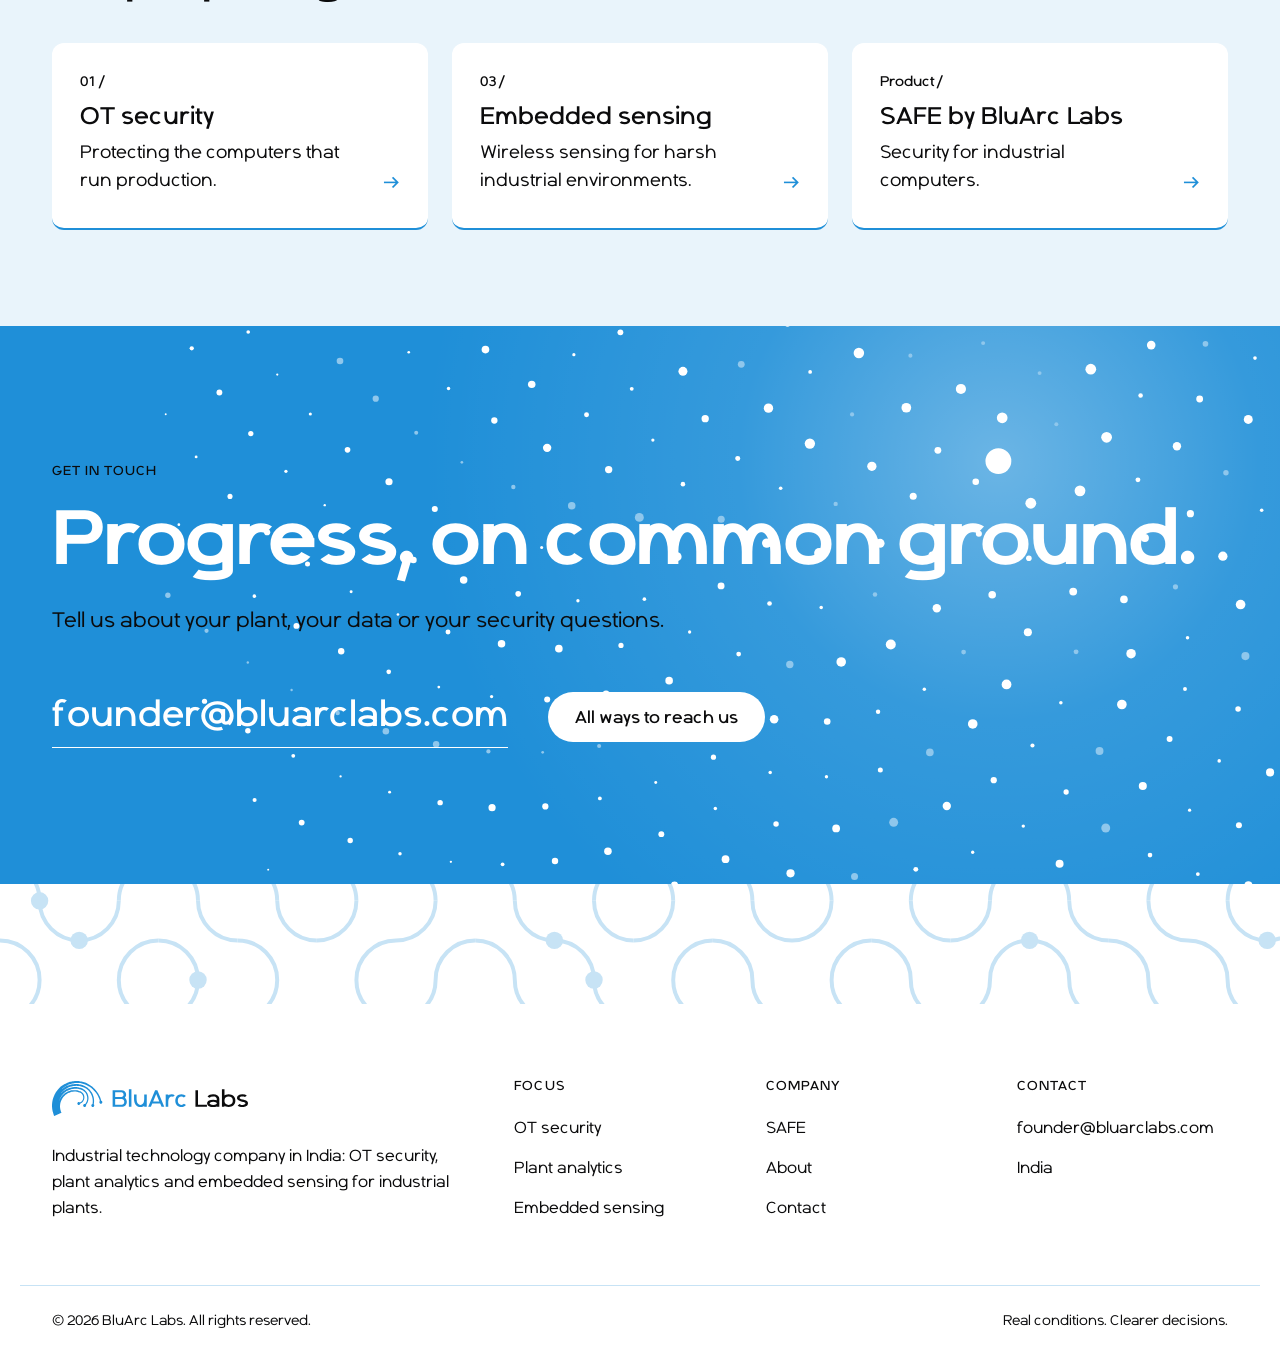
<file: plant-analytics/index.html>
<!doctype html>
<html lang="en-IN">
<head>
  <meta charset="utf-8">
  <meta name="viewport" content="width=device-width, initial-scale=1">
  <title>Plant Analytics &amp; Predictive Maintenance | BluArc Labs</title>
  <meta name="description" content="Industry 4.0 plant analytics from BluArc Labs: condition monitoring, predictive maintenance and process data turned into decisions operators can act on.">
  <link rel="canonical" href="https://bluarclabs.com/plant-analytics/">
  <meta name="robots" content="index, follow, max-image-preview:large, max-snippet:-1, max-video-preview:-1">
  <meta name="theme-color" content="#1F8FD8">
  <meta name="color-scheme" content="light">
  <meta name="author" content="BluArc Labs">

  <meta property="og:type" content="website">
  <meta property="og:site_name" content="BluArc Labs">
  <meta property="og:locale" content="en_IN">
  <meta property="og:title" content="Plant Analytics &amp; Predictive Maintenance | BluArc Labs">
  <meta property="og:description" content="Industry 4.0 plant analytics from BluArc Labs: condition monitoring, predictive maintenance and process data turned into decisions operators can act on.">
  <meta property="og:url" content="https://bluarclabs.com/plant-analytics/">
  <meta property="og:image" content="https://bluarclabs.com/assets/og/plant-analytics.png">
  <meta property="og:image:type" content="image/png">
  <meta property="og:image:width" content="1200">
  <meta property="og:image:height" content="630">
  <meta property="og:image:alt" content="Plant data into clearer decisions. BluArc Labs.">
  <meta name="twitter:card" content="summary_large_image">
  <meta name="twitter:title" content="Plant Analytics &amp; Predictive Maintenance | BluArc Labs">
  <meta name="twitter:description" content="Industry 4.0 plant analytics from BluArc Labs: condition monitoring, predictive maintenance and process data turned into decisions operators can act on.">
  <meta name="twitter:image" content="https://bluarclabs.com/assets/og/plant-analytics.png">
  <meta name="twitter:image:alt" content="Plant data into clearer decisions. BluArc Labs.">

  <link rel="icon" href="/favicon.ico" sizes="16x16 32x32 48x48">
  <link rel="icon" href="/assets/icons/favicon.svg" type="image/svg+xml">
  <link rel="apple-touch-icon" href="/apple-touch-icon.png">
  <link rel="manifest" href="/site.webmanifest">

  <link rel="preload" href="/assets/fonts/BluArcSans-Bold.woff2" as="font" type="font/woff2" crossorigin>
  <link rel="preload" href="/assets/fonts/BluArcSans-Regular.woff2" as="font" type="font/woff2" crossorigin>
  <link rel="stylesheet" href="/css/styles.css">
  <script>document.documentElement.classList.add('js');</script>

  <script type="application/ld+json">
{
  "@context": "https://schema.org",
  "@graph": [
    {
      "@type": "Organization",
      "@id": "https://bluarclabs.com/#organization",
      "name": "BluArc Labs",
      "alternateName": [
        "BluArc",
        "Bluarc Labs"
      ],
      "url": "https://bluarclabs.com/",
      "logo": {
        "@type": "ImageObject",
        "url": "https://bluarclabs.com/assets/icons/icon-512.png",
        "width": 512,
        "height": 512
      },
      "image": "https://bluarclabs.com/assets/og/home.png",
      "email": "founder@bluarclabs.com",
      "description": "Industrial technology company in India building OT security, plant analytics and embedded sensing for industrial plants.",
      "slogan": "Real conditions. Clearer decisions.",
      "address": {
        "@type": "PostalAddress",
        "addressCountry": "IN"
      },
      "areaServed": "Worldwide",
      "knowsAbout": [
        "Operational technology (OT) security",
        "Industrial control system security",
        "IEC 62443",
        "Industry 4.0",
        "Plant analytics",
        "Condition monitoring",
        "Predictive maintenance",
        "Industrial IoT",
        "Embedded hardware",
        "Wireless industrial sensors"
      ],
      "contactPoint": {
        "@type": "ContactPoint",
        "contactType": "sales",
        "email": "founder@bluarclabs.com",
        "availableLanguage": [
          "English"
        ]
      }
    },
    {
      "@type": "WebSite",
      "@id": "https://bluarclabs.com/#website",
      "url": "https://bluarclabs.com/",
      "name": "BluArc Labs",
      "inLanguage": "en-IN",
      "publisher": {
        "@id": "https://bluarclabs.com/#organization"
      }
    },
    {
      "@type": "BreadcrumbList",
      "@id": "https://bluarclabs.com/plant-analytics/#breadcrumb",
      "itemListElement": [
        {
          "@type": "ListItem",
          "position": 1,
          "name": "Home",
          "item": "https://bluarclabs.com/"
        },
        {
          "@type": "ListItem",
          "position": 2,
          "name": "Plant analytics",
          "item": "https://bluarclabs.com/plant-analytics/"
        }
      ]
    },
    {
      "@type": "WebPage",
      "@id": "https://bluarclabs.com/plant-analytics/#webpage",
      "url": "https://bluarclabs.com/plant-analytics/",
      "name": "Plant Analytics & Predictive Maintenance | BluArc Labs",
      "description": "Industry 4.0 plant analytics from BluArc Labs: condition monitoring, predictive maintenance and process data turned into decisions operators can act on.",
      "isPartOf": {
        "@id": "https://bluarclabs.com/#website"
      },
      "about": {
        "@id": "https://bluarclabs.com/#organization"
      },
      "primaryImageOfPage": "https://bluarclabs.com/assets/og/plant-analytics.png",
      "inLanguage": "en-IN",
      "dateModified": "2026-10-08",
      "breadcrumb": {
        "@id": "https://bluarclabs.com/plant-analytics/#breadcrumb"
      }
    },
    {
      "@type": "Service",
      "@id": "https://bluarclabs.com/plant-analytics/#service",
      "name": "Plant analytics and predictive maintenance",
      "serviceType": "Industrial analytics",
      "description": "Industry 4.0 plant analytics from BluArc Labs: condition monitoring, predictive maintenance and process data turned into decisions operators can act on.",
      "provider": {
        "@id": "https://bluarclabs.com/#organization"
      },
      "areaServed": [
        {
          "@type": "Country",
          "name": "India"
        },
        "Worldwide"
      ],
      "url": "https://bluarclabs.com/plant-analytics/"
    },
    {
      "@type": "FAQPage",
      "@id": "https://bluarclabs.com/plant-analytics/#faq",
      "mainEntity": [
        {
          "@type": "Question",
          "name": "What is predictive maintenance?",
          "acceptedAnswer": {
            "@type": "Answer",
            "text": "Predictive maintenance uses equipment data, such as vibration and temperature, to estimate when a machine is likely to fail, so maintenance can be planned before a breakdown instead of after it."
          }
        },
        {
          "@type": "Question",
          "name": "What is Industry 4.0?",
          "acceptedAnswer": {
            "@type": "Answer",
            "text": "Industry 4.0 describes the connection of machines, sensors and software in manufacturing, so that data can flow from the plant floor to the people making decisions."
          }
        },
        {
          "@type": "Question",
          "name": "Do we need new sensors to start?",
          "acceptedAnswer": {
            "@type": "Answer",
            "text": "Not always. Many plants can start with data they already collect. Where key signals are missing, sensing can be added to specific assets."
          }
        },
        {
          "@type": "Question",
          "name": "How does plant analytics relate to OT security?",
          "acceptedAnswer": {
            "@type": "Answer",
            "text": "Connecting plant data creates new paths into production systems. We treat security as part of every analytics design, not a separate project."
          }
        }
      ]
    }
  ]
}
  </script>
</head><body class="page-plant-analytics">
  <a class="skip-link" href="#main">Skip to content</a>

  <header class="site-header" id="top">
    <div class="container header-inner">
      <a class="brand" href="/" aria-label="BluArc Labs home">
        <img src="/assets/brand/logo.svg" width="196" height="35" alt="BluArc Labs">
      </a>

      <button class="nav-toggle" type="button" aria-expanded="false" aria-controls="site-nav">
        <span class="nav-toggle-bar"></span>
        <span class="nav-toggle-bar"></span>
        <span class="visually-hidden">Menu</span>
      </button>

      <nav class="site-nav" id="site-nav" aria-label="Main">
        <a href="/ot-security/">OT security</a>
        <a href="/plant-analytics/" aria-current="page">Plant analytics</a>
        <a href="/embedded-sensing/">Embedded sensing</a>
        <a href="/safe/">SAFE</a>
        <a href="/company/">Company</a>
        <a class="btn btn-primary btn-sm" href="/contact/">Contact</a>
      </nav>
    </div>
  </header>
  <main id="main">
    <section class="page-hero" aria-labelledby="page-title">
      <div class="container page-hero-grid">
        <div class="page-hero-main">
        <nav class="crumbs" aria-label="Breadcrumb">
          <ol><li><a href="/">Home</a></li><li><span aria-current="page">Plant analytics</span></li></ol>
        </nav>
          <p class="label">Focus area 02</p>
          <h1 id="page-title" class="display"><span class="hl-line"><span class="hl-in">Plant data into</span></span><span class="hl-line hl-ground"><span class="hl-in">clearer decisions.</span></span></h1>
          <p class="page-lead hero-anim">Industry 4.0 work that starts from the decisions operators and maintenance teams actually make: condition monitoring, plant analytics and predictive maintenance.</p>
        </div>
        <div class="page-hero-aside"><nav class="toc" aria-label="On this page"><p class="label">On this page</p><ol><li><a href="#opportunity">The opportunity</a></li><li><a href="#work">What we work on</a></li><li><a href="#approach">How we approach it</a></li><li><a href="#faq">Questions</a></li></ol></nav></div>
      </div>
    </section>
    <section class="block" id="opportunity" aria-labelledby="opportunity-title">
      <div class="container block-grid">
        <div class="block-head">
          <p class="label">The opportunity</p>
          <h2 id="opportunity-title">Plants already have data. Decisions still wait.</h2>
        </div>
        <div class="block-body">
          <p class="lead reveal">PLCs, SCADA systems, historians and spreadsheets already hold years of process data. The hard part is turning it into something a shift engineer can act on before a problem becomes downtime.</p>
          <p class="reveal">Most plants don't need more dashboards. They need fewer surprises: a clear signal that a pump is drifting, that a line is running below its best, or that energy use has changed without a reason anyone can see.</p>
        </div>
      </div>
    </section>

    <section class="block block-wash" id="work" aria-labelledby="work-title">
      <div class="container block-grid">
        <div class="block-head">
          <p class="label">What we work on</p>
          <h2 id="work-title">From signals to next steps.</h2>
        </div>
        <div class="block-body">
          <div class="tiles tiles-flow">
            <article class="tile reveal">
              <p class="tile-num">01</p>
              <h3>Condition monitoring</h3>
              <p>Track the health of critical equipment continuously, not only during scheduled rounds.</p>
            </article>
            <article class="tile reveal">
              <p class="tile-num">02</p>
              <h3>Predictive maintenance</h3>
              <p>Spot developing faults early, so maintenance can be planned instead of reactive.</p>
            </article>
            <article class="tile reveal">
              <p class="tile-num">03</p>
              <h3>Process analytics</h3>
              <p>Connect process, quality and energy data to understand what really drives performance.</p>
            </article>
            <article class="tile reveal">
              <p class="tile-num">04</p>
              <h3>One shared view</h3>
              <p>A clear picture for operations, maintenance and management, in the plant's own language.</p>
            </article>
          </div>
        </div>
      </div>
    </section>

    <section class="block" id="approach" aria-labelledby="approach-title">
      <div class="container block-grid">
        <div class="block-head">
          <p class="label">How we approach it</p>
          <h2 id="approach-title">Start with one asset. Prove it. Then scale.</h2>
        </div>
        <div class="block-body">
          <ul class="ticks ticks-lg reveal">
            <li>Agree what better looks like before anything is installed</li>
            <li>Use the data the plant already has, and add sensing only where it is missing</li>
            <li>Design for sites where data may need to stay on premises</li>
            <li>Keep security part of the design, not an afterthought</li>
          </ul>
          <p class="reveal inline-link">Need signals you don't have yet? See <a href="/embedded-sensing/">embedded hardware and sensing</a>.</p>
        </div>
      </div>
    </section>

    <section class="block" id="faq" aria-labelledby="faq-title">
      <div class="container block-grid">
        <div class="block-head">
          <p class="label">Questions</p>
          <h2 id="faq-title">Frequently asked.</h2>
        </div>
        <div class="faq reveal">
          <details class="faq-item">
            <summary><h3>What is predictive maintenance?</h3><span class="faq-icon" aria-hidden="true"></span></summary>
            <div class="faq-answer"><p>Predictive maintenance uses equipment data, such as vibration and temperature, to estimate when a machine is likely to fail, so maintenance can be planned before a breakdown instead of after it.</p></div>
          </details>
          <details class="faq-item">
            <summary><h3>What is Industry 4.0?</h3><span class="faq-icon" aria-hidden="true"></span></summary>
            <div class="faq-answer"><p>Industry 4.0 describes the connection of machines, sensors and software in manufacturing, so that data can flow from the plant floor to the people making decisions.</p></div>
          </details>
          <details class="faq-item">
            <summary><h3>Do we need new sensors to start?</h3><span class="faq-icon" aria-hidden="true"></span></summary>
            <div class="faq-answer"><p>Not always. Many plants can start with data they already collect. Where key signals are missing, sensing can be added to specific assets.</p></div>
          </details>
          <details class="faq-item">
            <summary><h3>How does plant analytics relate to OT security?</h3><span class="faq-icon" aria-hidden="true"></span></summary>
            <div class="faq-answer"><p>Connecting plant data creates new paths into production systems. We treat security as part of every analytics design, not a separate project.</p></div>
          </details>
        </div>
      </div>
    </section>
    <section class="block block-tight block-wash" aria-labelledby="related-title">
      <div class="container">
        <p class="label">More from BluArc Labs</p>
        <h2 id="related-title" class="h2-sm">Keep exploring.</h2>
        <div class="related-grid">
          <a class="related-card reveal" href="/ot-security/">
            <span class="related-num">01 /</span>
            <span class="related-title">OT security</span>
            <span class="related-desc">Protecting the computers that run production.</span>
            <span class="related-arrow" aria-hidden="true">&rarr;</span>
          </a>
          <a class="related-card reveal" href="/embedded-sensing/">
            <span class="related-num">03 /</span>
            <span class="related-title">Embedded sensing</span>
            <span class="related-desc">Wireless sensing for harsh industrial environments.</span>
            <span class="related-arrow" aria-hidden="true">&rarr;</span>
          </a>
          <a class="related-card reveal" href="/safe/">
            <span class="related-num">Product /</span>
            <span class="related-title">SAFE by BluArc Labs</span>
            <span class="related-desc">Security for industrial computers.</span>
            <span class="related-arrow" aria-hidden="true">&rarr;</span>
          </a>
        </div>
      </div>
    </section>
    <section class="cta-band" aria-labelledby="cta-title">
      <div class="container cta-inner reveal">
        <p class="label label-reverse">Get in touch</p>
        <h2 id="cta-title" class="cta-title"><span class="hl-ground">Progress, on common ground.</span></h2>
        <p class="cta-lead">Tell us about your plant, your data or your security questions.</p>
        <div class="cta-actions">
          <a class="contact-email" href="mailto:founder@bluarclabs.com">founder@bluarclabs.com</a>
          <a class="btn btn-reverse" href="/contact/">All ways to reach us</a>
        </div>
      </div>
    </section>
  </main>

  <footer class="site-footer">
    <div class="footer-lattice" aria-hidden="true"></div>
    <div class="container footer-inner">
      <div class="footer-brand">
        <a class="brand" href="/" aria-label="BluArc Labs home">
          <img src="/assets/brand/logo.svg" width="196" height="35" alt="BluArc Labs" loading="lazy" decoding="async">
        </a>
        <p class="footer-about">Industrial technology company in India: OT security, plant analytics and embedded sensing for industrial plants.</p>
      </div>
      <nav class="footer-col" aria-label="Focus areas">
        <p class="footer-head">Focus</p>
        <ul><li><a href="/ot-security/">OT security</a></li><li><a href="/plant-analytics/">Plant analytics</a></li><li><a href="/embedded-sensing/">Embedded sensing</a></li></ul>
      </nav>
      <nav class="footer-col" aria-label="Company">
        <p class="footer-head">Company</p>
        <ul><li><a href="/safe/">SAFE</a></li><li><a href="/company/">About</a></li><li><a href="/contact/">Contact</a></li></ul>
      </nav>
      <div class="footer-col">
        <p class="footer-head">Contact</p>
        <ul><li><a href="mailto:founder@bluarclabs.com">founder@bluarclabs.com</a></li><li><span>India</span></li></ul>
      </div>
    </div>
    <div class="container footer-bottom">
      <p>&copy; <span id="year">2026</span> BluArc Labs. All rights reserved.</p>
      <p class="footer-sign">Real conditions. Clearer decisions.</p>
    </div>
  </footer>

  <script src="/js/main.js" defer></script>
</body>
</html>
</file>
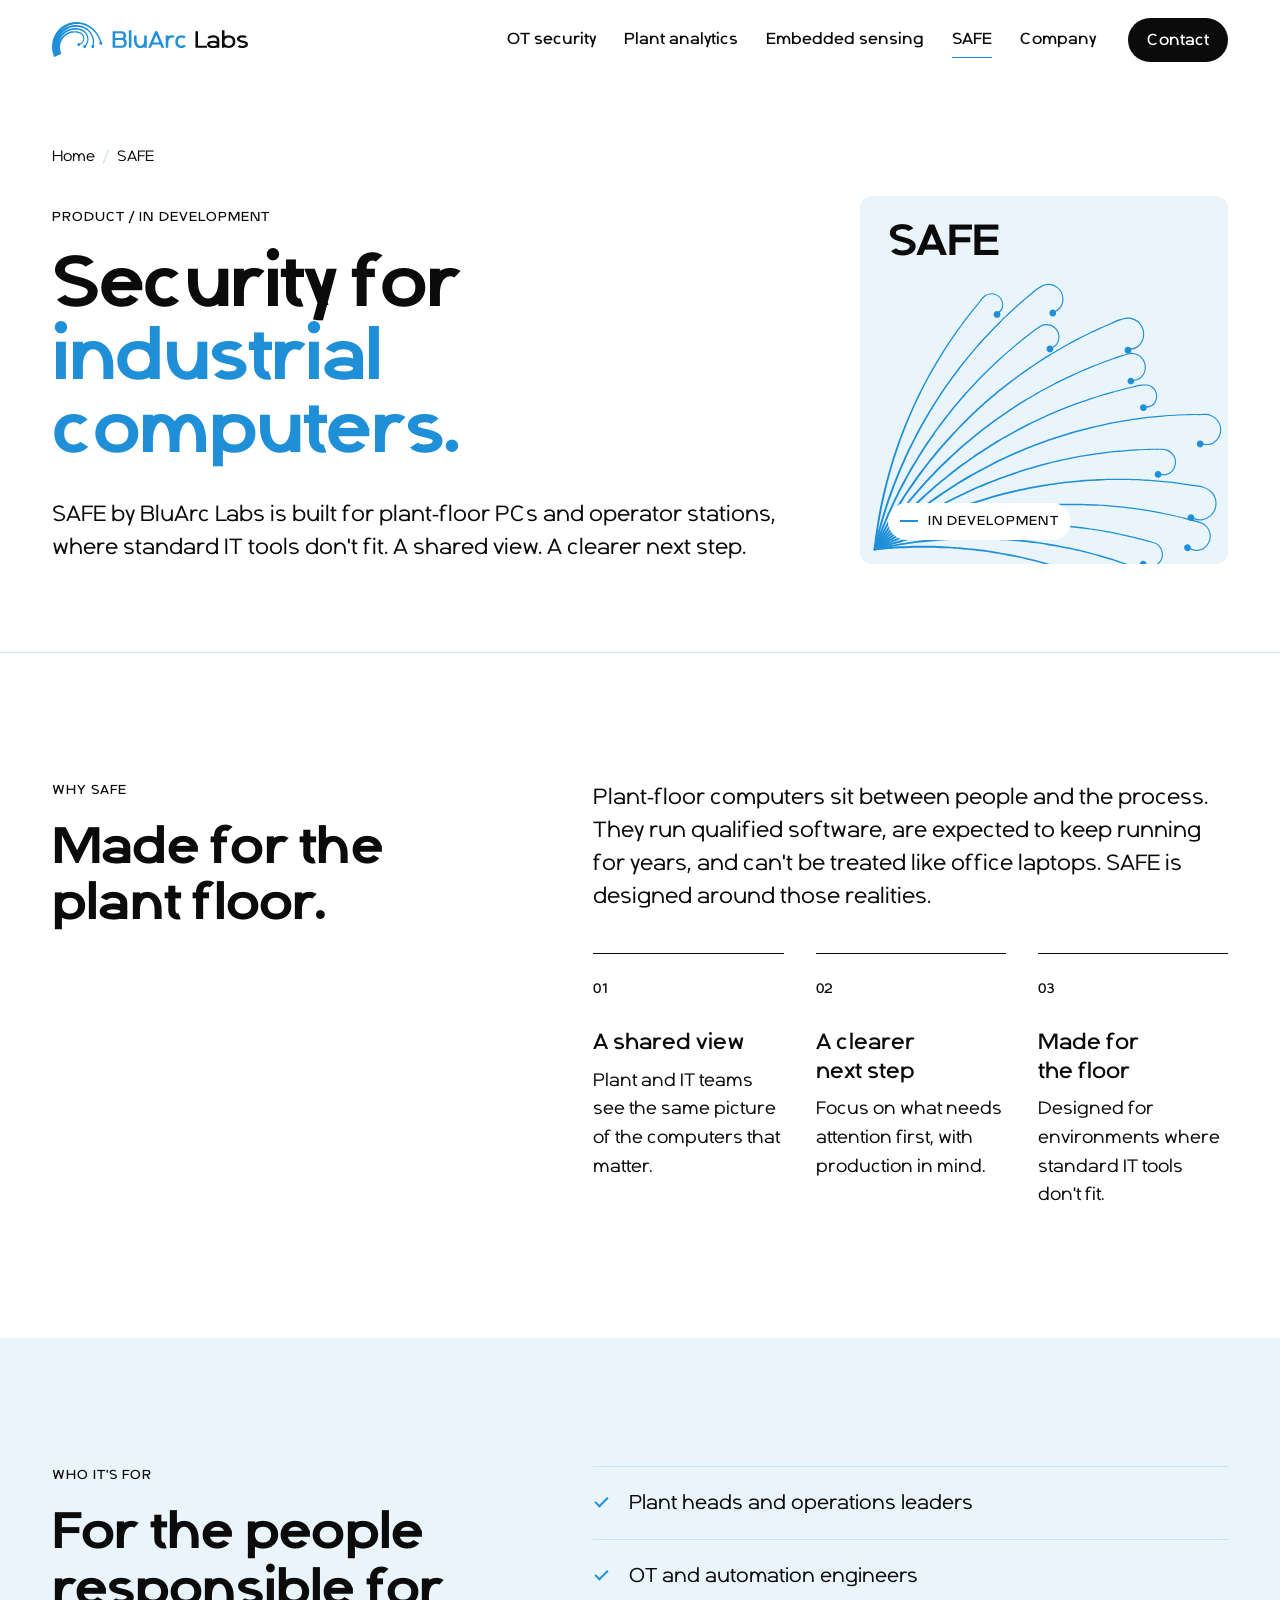
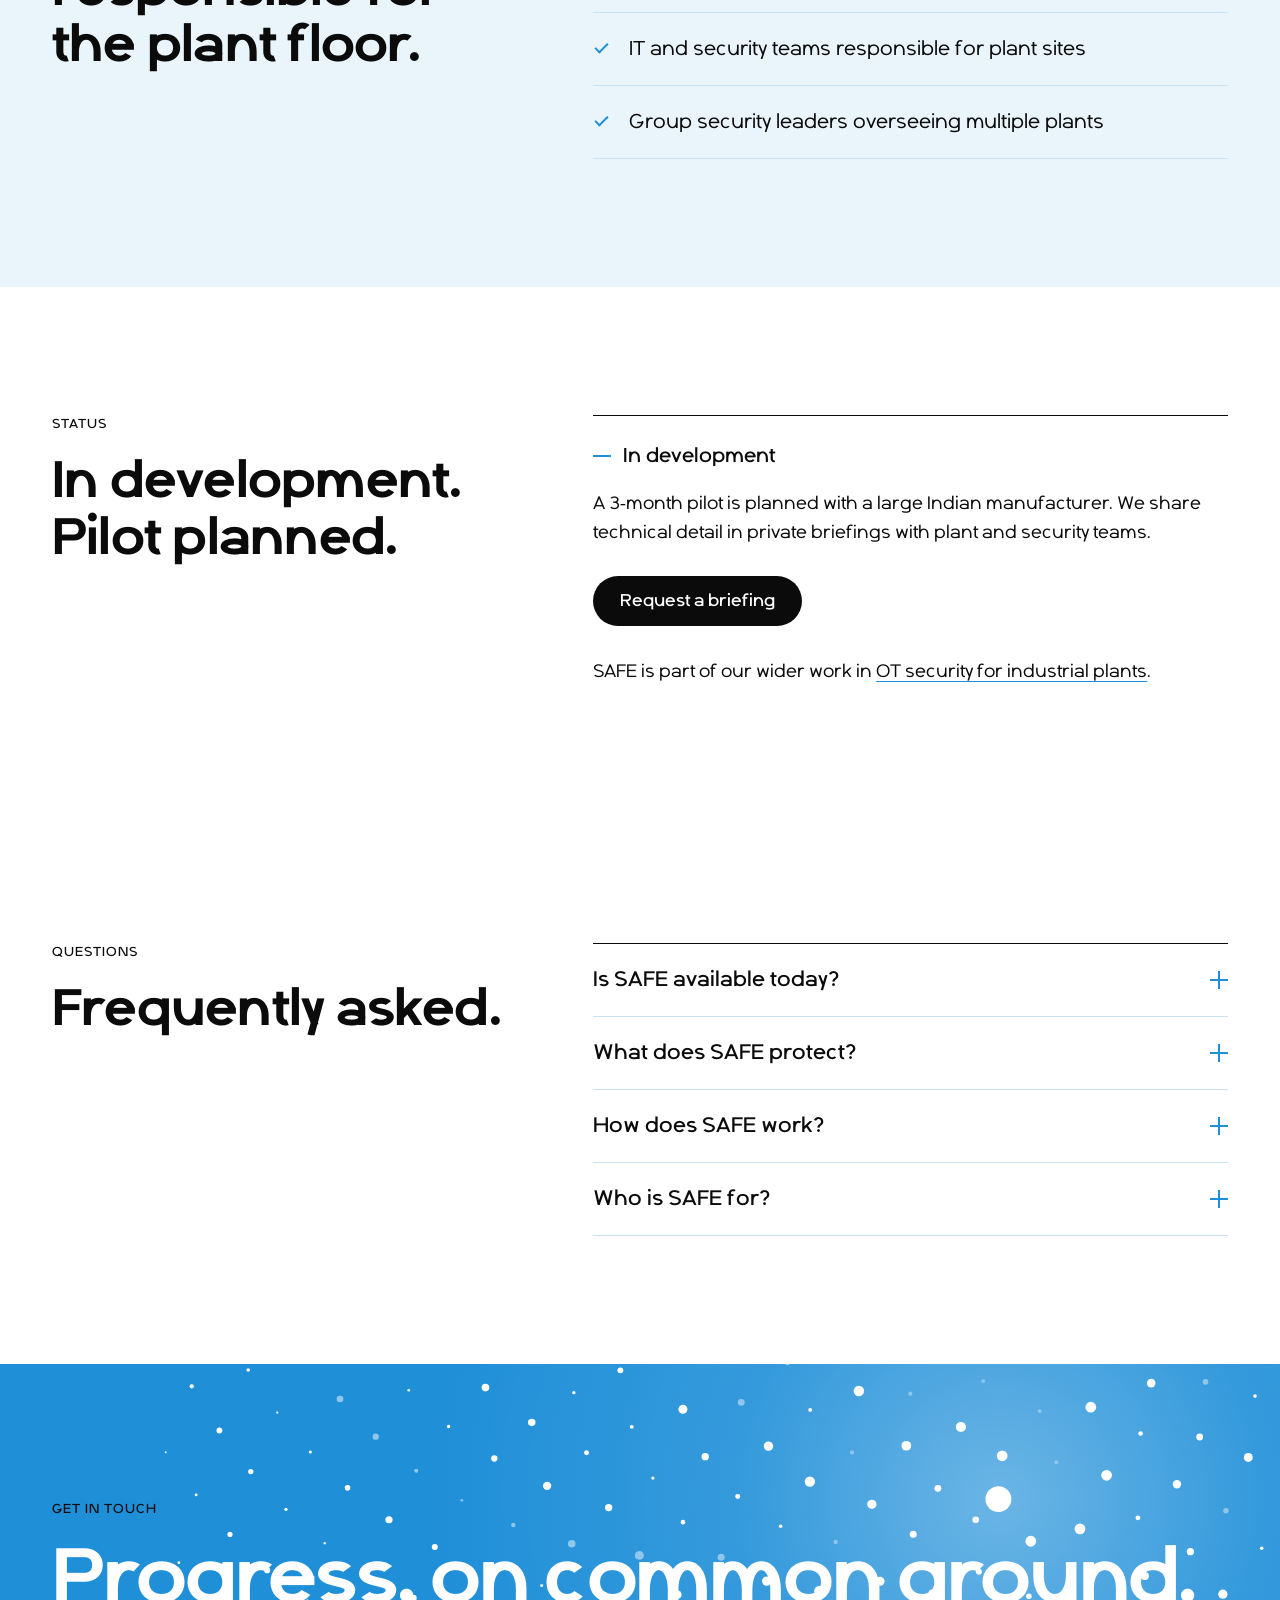
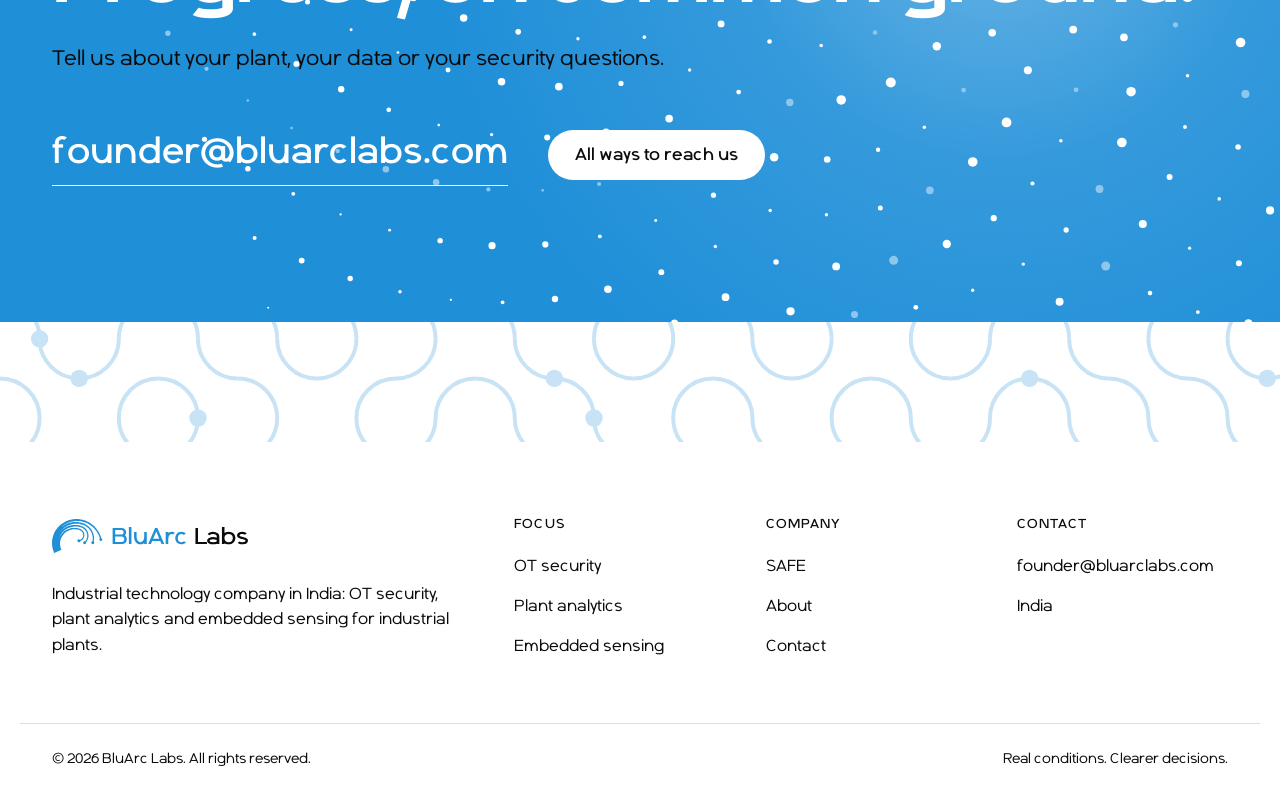
<file: safe/index.html>
<!doctype html>
<html lang="en-IN">
<head>
  <meta charset="utf-8">
  <meta name="viewport" content="width=device-width, initial-scale=1">
  <title>SAFE by BluArc Labs | Security for Industrial Computers</title>
  <meta name="description" content="SAFE by BluArc Labs is security for plant-floor PCs and operator stations, where standard IT tools don&#x27;t fit. In development; private briefings available.">
  <link rel="canonical" href="https://bluarclabs.com/safe/">
  <meta name="robots" content="index, follow, max-image-preview:large, max-snippet:-1, max-video-preview:-1">
  <meta name="theme-color" content="#1F8FD8">
  <meta name="color-scheme" content="light">
  <meta name="author" content="BluArc Labs">

  <meta property="og:type" content="website">
  <meta property="og:site_name" content="BluArc Labs">
  <meta property="og:locale" content="en_IN">
  <meta property="og:title" content="SAFE by BluArc Labs | Security for Industrial Computers">
  <meta property="og:description" content="SAFE by BluArc Labs is security for plant-floor PCs and operator stations, where standard IT tools don&#x27;t fit. In development; private briefings available.">
  <meta property="og:url" content="https://bluarclabs.com/safe/">
  <meta property="og:image" content="https://bluarclabs.com/assets/og/safe.png">
  <meta property="og:image:type" content="image/png">
  <meta property="og:image:width" content="1200">
  <meta property="og:image:height" content="630">
  <meta property="og:image:alt" content="SAFE by BluArc Labs. Security for industrial computers.">
  <meta name="twitter:card" content="summary_large_image">
  <meta name="twitter:title" content="SAFE by BluArc Labs | Security for Industrial Computers">
  <meta name="twitter:description" content="SAFE by BluArc Labs is security for plant-floor PCs and operator stations, where standard IT tools don&#x27;t fit. In development; private briefings available.">
  <meta name="twitter:image" content="https://bluarclabs.com/assets/og/safe.png">
  <meta name="twitter:image:alt" content="SAFE by BluArc Labs. Security for industrial computers.">

  <link rel="icon" href="/favicon.ico" sizes="16x16 32x32 48x48">
  <link rel="icon" href="/assets/icons/favicon.svg" type="image/svg+xml">
  <link rel="apple-touch-icon" href="/apple-touch-icon.png">
  <link rel="manifest" href="/site.webmanifest">

  <link rel="preload" href="/assets/fonts/BluArcSans-Bold.woff2" as="font" type="font/woff2" crossorigin>
  <link rel="preload" href="/assets/fonts/BluArcSans-Regular.woff2" as="font" type="font/woff2" crossorigin>
  <link rel="stylesheet" href="/css/styles.css">
  <script>document.documentElement.classList.add('js');</script>

  <script type="application/ld+json">
{
  "@context": "https://schema.org",
  "@graph": [
    {
      "@type": "Organization",
      "@id": "https://bluarclabs.com/#organization",
      "name": "BluArc Labs",
      "alternateName": [
        "BluArc",
        "Bluarc Labs"
      ],
      "url": "https://bluarclabs.com/",
      "logo": {
        "@type": "ImageObject",
        "url": "https://bluarclabs.com/assets/icons/icon-512.png",
        "width": 512,
        "height": 512
      },
      "image": "https://bluarclabs.com/assets/og/home.png",
      "email": "founder@bluarclabs.com",
      "description": "Industrial technology company in India building OT security, plant analytics and embedded sensing for industrial plants.",
      "slogan": "Real conditions. Clearer decisions.",
      "address": {
        "@type": "PostalAddress",
        "addressCountry": "IN"
      },
      "areaServed": "Worldwide",
      "knowsAbout": [
        "Operational technology (OT) security",
        "Industrial control system security",
        "IEC 62443",
        "Industry 4.0",
        "Plant analytics",
        "Condition monitoring",
        "Predictive maintenance",
        "Industrial IoT",
        "Embedded hardware",
        "Wireless industrial sensors"
      ],
      "contactPoint": {
        "@type": "ContactPoint",
        "contactType": "sales",
        "email": "founder@bluarclabs.com",
        "availableLanguage": [
          "English"
        ]
      }
    },
    {
      "@type": "WebSite",
      "@id": "https://bluarclabs.com/#website",
      "url": "https://bluarclabs.com/",
      "name": "BluArc Labs",
      "inLanguage": "en-IN",
      "publisher": {
        "@id": "https://bluarclabs.com/#organization"
      }
    },
    {
      "@type": "BreadcrumbList",
      "@id": "https://bluarclabs.com/safe/#breadcrumb",
      "itemListElement": [
        {
          "@type": "ListItem",
          "position": 1,
          "name": "Home",
          "item": "https://bluarclabs.com/"
        },
        {
          "@type": "ListItem",
          "position": 2,
          "name": "SAFE",
          "item": "https://bluarclabs.com/safe/"
        }
      ]
    },
    {
      "@type": "WebPage",
      "@id": "https://bluarclabs.com/safe/#webpage",
      "url": "https://bluarclabs.com/safe/",
      "name": "SAFE by BluArc Labs | Security for Industrial Computers",
      "description": "SAFE by BluArc Labs is security for plant-floor PCs and operator stations, where standard IT tools don't fit. In development; private briefings available.",
      "isPartOf": {
        "@id": "https://bluarclabs.com/#website"
      },
      "about": {
        "@id": "https://bluarclabs.com/#organization"
      },
      "primaryImageOfPage": "https://bluarclabs.com/assets/og/safe.png",
      "inLanguage": "en-IN",
      "dateModified": "2026-10-08",
      "breadcrumb": {
        "@id": "https://bluarclabs.com/safe/#breadcrumb"
      }
    },
    {
      "@type": "FAQPage",
      "@id": "https://bluarclabs.com/safe/#faq",
      "mainEntity": [
        {
          "@type": "Question",
          "name": "Is SAFE available today?",
          "acceptedAnswer": {
            "@type": "Answer",
            "text": "SAFE is in development. A 3-month pilot is planned with a large Indian manufacturer. Contact us to request a briefing."
          }
        },
        {
          "@type": "Question",
          "name": "What does SAFE protect?",
          "acceptedAnswer": {
            "@type": "Answer",
            "text": "SAFE is built for industrial computers: the plant-floor PCs and operator stations that run production, where standard IT security tools don't fit."
          }
        },
        {
          "@type": "Question",
          "name": "How does SAFE work?",
          "acceptedAnswer": {
            "@type": "Answer",
            "text": "We share technical detail in private briefings. Email founder@bluarclabs.com to request one."
          }
        },
        {
          "@type": "Question",
          "name": "Who is SAFE for?",
          "acceptedAnswer": {
            "@type": "Answer",
            "text": "Plant, OT and IT teams responsible for the computers on the plant floor, from a single site to multi-plant groups."
          }
        }
      ]
    }
  ]
}
  </script>
</head><body class="page-safe">
  <a class="skip-link" href="#main">Skip to content</a>

  <header class="site-header" id="top">
    <div class="container header-inner">
      <a class="brand" href="/" aria-label="BluArc Labs home">
        <img src="/assets/brand/logo.svg" width="196" height="35" alt="BluArc Labs">
      </a>

      <button class="nav-toggle" type="button" aria-expanded="false" aria-controls="site-nav">
        <span class="nav-toggle-bar"></span>
        <span class="nav-toggle-bar"></span>
        <span class="visually-hidden">Menu</span>
      </button>

      <nav class="site-nav" id="site-nav" aria-label="Main">
        <a href="/ot-security/">OT security</a>
        <a href="/plant-analytics/">Plant analytics</a>
        <a href="/embedded-sensing/">Embedded sensing</a>
        <a href="/safe/" aria-current="page">SAFE</a>
        <a href="/company/">Company</a>
        <a class="btn btn-primary btn-sm" href="/contact/">Contact</a>
      </nav>
    </div>
  </header>
  <main id="main">
    <section class="page-hero" aria-labelledby="page-title">
      <div class="container page-hero-grid">
        <div class="page-hero-main">
        <nav class="crumbs" aria-label="Breadcrumb">
          <ol><li><a href="/">Home</a></li><li><span aria-current="page">SAFE</span></li></ol>
        </nav>
          <p class="label">Product / In development</p>
          <h1 id="page-title" class="display"><span class="hl-line"><span class="hl-in">Security for</span></span><span class="hl-line hl-ground"><span class="hl-in">industrial computers.</span></span></h1>
          <p class="page-lead hero-anim">SAFE by BluArc Labs is built for plant-floor PCs and operator stations, where standard IT tools don&#x27;t fit. A shared view. A clearer next step.</p>
        </div>
        <div class="page-hero-aside"><div class="safe-card"><img src="/assets/brand/filament-fan.svg" width="1080" height="1080" alt="" fetchpriority="high"><p class="safe-card-name">SAFE</p><p class="safe-card-status"><span class="status-mark" aria-hidden="true"></span>In development</p></div></div>
      </div>
    </section>
    <section class="block" id="why" aria-labelledby="why-title">
      <div class="container block-grid">
        <div class="block-head">
          <p class="label">Why SAFE</p>
          <h2 id="why-title">Made for the plant floor.</h2>
        </div>
        <div class="block-body">
          <p class="lead reveal">Plant-floor computers sit between people and the process. They run qualified software, are expected to keep running for years, and can't be treated like office laptops. SAFE is designed around those realities.</p>
          <div class="tiles tiles-flow tiles-3">
            <article class="tile reveal">
              <p class="tile-num">01</p>
              <h3>A shared view</h3>
              <p>Plant and IT teams see the same picture of the computers that matter.</p>
            </article>
            <article class="tile reveal">
              <p class="tile-num">02</p>
              <h3>A clearer next step</h3>
              <p>Focus on what needs attention first, with production in mind.</p>
            </article>
            <article class="tile reveal">
              <p class="tile-num">03</p>
              <h3>Made for the floor</h3>
              <p>Designed for environments where standard IT tools don't fit.</p>
            </article>
          </div>
        </div>
      </div>
    </section>

    <section class="block block-wash" id="who" aria-labelledby="who-title">
      <div class="container block-grid">
        <div class="block-head">
          <p class="label">Who it's for</p>
          <h2 id="who-title">For the people responsible for the plant floor.</h2>
        </div>
        <div class="block-body">
          <ul class="ticks ticks-lg reveal">
            <li>Plant heads and operations leaders</li>
            <li>OT and automation engineers</li>
            <li>IT and security teams responsible for plant sites</li>
            <li>Group security leaders overseeing multiple plants</li>
          </ul>
        </div>
      </div>
    </section>

    <section class="block" id="status" aria-labelledby="status-title">
      <div class="container block-grid">
        <div class="block-head">
          <p class="label">Status</p>
          <h2 id="status-title">In development. Pilot planned.</h2>
        </div>
        <div class="block-body">
          <div class="status-panel reveal">
            <p class="status-line"><span class="status-mark" aria-hidden="true"></span><strong>In development</strong></p>
            <p>A 3-month pilot is planned with a large Indian manufacturer. We share technical detail in private briefings with plant and security teams.</p>
            <a class="btn btn-primary" href="mailto:founder@bluarclabs.com?subject=SAFE%20briefing%20request">Request a briefing</a>
          </div>
          <p class="reveal inline-link">SAFE is part of our wider work in <a href="/ot-security/">OT security for industrial plants</a>.</p>
        </div>
      </div>
    </section>

    <section class="block" id="faq" aria-labelledby="faq-title">
      <div class="container block-grid">
        <div class="block-head">
          <p class="label">Questions</p>
          <h2 id="faq-title">Frequently asked.</h2>
        </div>
        <div class="faq reveal">
          <details class="faq-item">
            <summary><h3>Is SAFE available today?</h3><span class="faq-icon" aria-hidden="true"></span></summary>
            <div class="faq-answer"><p>SAFE is in development. A 3-month pilot is planned with a large Indian manufacturer. Contact us to request a briefing.</p></div>
          </details>
          <details class="faq-item">
            <summary><h3>What does SAFE protect?</h3><span class="faq-icon" aria-hidden="true"></span></summary>
            <div class="faq-answer"><p>SAFE is built for industrial computers: the plant-floor PCs and operator stations that run production, where standard IT security tools don&#x27;t fit.</p></div>
          </details>
          <details class="faq-item">
            <summary><h3>How does SAFE work?</h3><span class="faq-icon" aria-hidden="true"></span></summary>
            <div class="faq-answer"><p>We share technical detail in private briefings. Email founder@bluarclabs.com to request one.</p></div>
          </details>
          <details class="faq-item">
            <summary><h3>Who is SAFE for?</h3><span class="faq-icon" aria-hidden="true"></span></summary>
            <div class="faq-answer"><p>Plant, OT and IT teams responsible for the computers on the plant floor, from a single site to multi-plant groups.</p></div>
          </details>
        </div>
      </div>
    </section>
    <section class="cta-band" aria-labelledby="cta-title">
      <div class="container cta-inner reveal">
        <p class="label label-reverse">Get in touch</p>
        <h2 id="cta-title" class="cta-title"><span class="hl-ground">Progress, on common ground.</span></h2>
        <p class="cta-lead">Tell us about your plant, your data or your security questions.</p>
        <div class="cta-actions">
          <a class="contact-email" href="mailto:founder@bluarclabs.com">founder@bluarclabs.com</a>
          <a class="btn btn-reverse" href="/contact/">All ways to reach us</a>
        </div>
      </div>
    </section>
  </main>

  <footer class="site-footer">
    <div class="footer-lattice" aria-hidden="true"></div>
    <div class="container footer-inner">
      <div class="footer-brand">
        <a class="brand" href="/" aria-label="BluArc Labs home">
          <img src="/assets/brand/logo.svg" width="196" height="35" alt="BluArc Labs" loading="lazy" decoding="async">
        </a>
        <p class="footer-about">Industrial technology company in India: OT security, plant analytics and embedded sensing for industrial plants.</p>
      </div>
      <nav class="footer-col" aria-label="Focus areas">
        <p class="footer-head">Focus</p>
        <ul><li><a href="/ot-security/">OT security</a></li><li><a href="/plant-analytics/">Plant analytics</a></li><li><a href="/embedded-sensing/">Embedded sensing</a></li></ul>
      </nav>
      <nav class="footer-col" aria-label="Company">
        <p class="footer-head">Company</p>
        <ul><li><a href="/safe/">SAFE</a></li><li><a href="/company/">About</a></li><li><a href="/contact/">Contact</a></li></ul>
      </nav>
      <div class="footer-col">
        <p class="footer-head">Contact</p>
        <ul><li><a href="mailto:founder@bluarclabs.com">founder@bluarclabs.com</a></li><li><span>India</span></li></ul>
      </div>
    </div>
    <div class="container footer-bottom">
      <p>&copy; <span id="year">2026</span> BluArc Labs. All rights reserved.</p>
      <p class="footer-sign">Real conditions. Clearer decisions.</p>
    </div>
  </footer>

  <script src="/js/main.js" defer></script>
</body>
</html>
</file>
<file: css/styles.css>
/* BluArc Labs: site styles, built on the BluArc Labs identity v1.0 */

@font-face {
  font-family: "BluArc Sans";
  font-style: normal;
  font-weight: 400;
  font-display: swap;
  src: url("../assets/fonts/BluArcSans-Regular.woff2") format("woff2");
}
@font-face {
  font-family: "BluArc Sans";
  font-style: normal;
  font-weight: 500;
  font-display: swap;
  src: url("../assets/fonts/BluArcSans-Medium.woff2") format("woff2");
}
@font-face {
  font-family: "BluArc Sans";
  font-style: normal;
  font-weight: 700;
  font-display: swap;
  src: url("../assets/fonts/BluArcSans-Bold.woff2") format("woff2");
}

:root {
  /* Identity palette: Deep Sky, a lot of white, spots of Core Black. No other colours. */
  --sky: #1F8FD8;        /* graphics, rules and text 24px and above only */
  --black: #0B0B0C;      /* all small text, buttons */
  --white: #FFFFFF;
  /* Tints (Deep Sky screened onto white): patterns, rules and panels only, never text */
  --sky-50: #8FC7EC;
  --sky-25: #C7E3F5;
  --sky-10: #E9F4FB;

  --font: "BluArc Sans", system-ui, -apple-system, "Segoe UI", Roboto, sans-serif;

  --container: 1240px;
  --gutter: 32px;
  --header-h: 80px;
  --radius: 12px;
  --ease: cubic-bezier(.2, .7, .2, 1);
  --ease-out: cubic-bezier(.16, 1, .3, 1);
}

*, *::before, *::after { box-sizing: border-box; }

html {
  scroll-behavior: smooth;
  scroll-padding-top: calc(var(--header-h) + 16px);
  -webkit-text-size-adjust: 100%;
  text-size-adjust: 100%;
  font-optical-sizing: none;
}

body {
  margin: 0;
  background: var(--white);
  color: var(--black);
  font-family: var(--font);
  font-size: 18px;
  font-weight: 400;
  line-height: 1.6;
  -webkit-font-smoothing: antialiased;
  -moz-osx-font-smoothing: grayscale;
  overflow-x: hidden;
}

img, svg { display: block; max-width: 100%; }
img { height: auto; }

h1, h2, h3 {
  color: var(--black);
  margin: 0;
  font-weight: 700;
  line-height: 1.1;
  letter-spacing: -0.015em;
  text-wrap: balance;
}
h2 { font-size: clamp(32px, 4vw, 52px); letter-spacing: -0.015em; }
.h2-sm { font-size: clamp(28px, 3vw, 38px); }
h3 { font-size: 22px; line-height: 1.3; font-weight: 500; letter-spacing: 0; }

p { margin: 0; }
p + p { margin-top: 1em; }

a { color: var(--black); text-decoration: none; }
a:hover { color: var(--black); }

::selection { background: var(--black); color: var(--black); }

:focus-visible {
  outline: 2px solid var(--sky);
  outline-offset: 3px;
  border-radius: 2px;
}

.container {
  width: 100%;
  max-width: var(--container);
  margin: 0 auto;
  padding: 0 var(--gutter);
}

.visually-hidden {
  position: absolute !important;
  width: 1px; height: 1px;
  padding: 0; margin: -1px;
  overflow: hidden; clip: rect(0 0 0 0);
  white-space: nowrap; border: 0;
}

.skip-link {
  position: absolute;
  left: 16px; top: -56px;
  z-index: 100;
  background: var(--black);
  color: var(--sky-10);
  padding: 12px 18px;
  border-radius: var(--radius);
  transition: top .2s;
}
.skip-link:focus { top: 12px; color: var(--sky-10); }

/* Labels: BluArc Sans Medium, capitals, +8% tracking, 12px+ */
.label {
  font-size: 13px;
  font-weight: 500;
  letter-spacing: .08em;
  text-transform: uppercase;
  line-height: 1.4;
  color: var(--black);
  margin-bottom: 20px;
}
.label-reverse { color: var(--black); }

.lead {
  font-size: 22px;
  line-height: 1.5;
  color: var(--black);
}

.block-intro {
  margin-top: 20px;
  font-size: 20px;
  line-height: 1.55;
  color: var(--black);
}

.inline-link { margin-top: 32px; color: var(--black); }
.inline-link a {
  color: var(--black);
  text-decoration: underline;
  text-decoration-thickness: 1px;
  text-decoration-color: var(--sky);
  text-underline-offset: 4px;
}
.inline-link a:hover { text-decoration-thickness: 2px; }

/* Buttons: 44px minimum target */
.btn {
  display: inline-flex;
  align-items: center;
  justify-content: center;
  gap: 8px;
  min-height: 50px;
  font-family: var(--font);
  font-size: 17px;
  font-weight: 500;
  line-height: 1;
  padding: 15px 26px;
  border-radius: 999px;
  border: 1px solid transparent;
  transition: background-color .2s var(--ease), color .2s var(--ease), border-color .2s var(--ease);
  white-space: nowrap;
}
.btn span { transition: transform .25s var(--ease); }
.btn:hover span { transform: translateX(4px); }
.btn-primary { background: var(--black); color: var(--white); }
.btn-primary:hover { background: #2A2A2D; color: var(--white); }
.btn-sm { min-height: 44px; padding: 11px 18px; font-size: 16px; }
.btn-quiet { color: var(--black); padding-left: 6px; padding-right: 6px; }
.btn-quiet:hover { color: var(--black); text-decoration: underline; text-decoration-color: var(--sky); text-underline-offset: 6px; }
.btn-flush { padding-left: 0; margin-top: 24px; }
.btn-reverse { background: var(--white); color: var(--black); }
.btn-reverse:hover { background: var(--sky-10); color: var(--black); }

/* Header */
.site-header {
  position: fixed;
  inset: 0 0 auto 0;
  z-index: 50;
  height: var(--header-h);
  background: rgba(255, 255, 255, .94);
  -webkit-backdrop-filter: saturate(140%) blur(12px);
  backdrop-filter: saturate(140%) blur(12px);
  border-bottom: 1px solid transparent;
  transition: border-color .25s;
}
.site-header.is-scrolled { border-bottom-color: var(--sky-25); }

.header-inner {
  height: 100%;
  display: flex;
  align-items: center;
  justify-content: space-between;
  gap: 24px;
}

.brand {
  display: inline-flex;
  align-items: center;
  min-height: 44px;
  flex: none;
}
.brand img { width: 196px; }

.site-nav {
  display: flex;
  align-items: center;
  gap: 28px;
}
.site-nav a:not(.btn) {
  color: var(--black);
  font-size: 16px;
  font-weight: 500;
  position: relative;
  padding: 10px 0;
  white-space: nowrap;
}
.site-nav a:not(.btn)::after {
  content: "";
  position: absolute;
  left: 0; right: 0; bottom: 4px;
  height: 1.5px;
  background: var(--sky);
  transform: scaleX(0);
  transform-origin: left;
  transition: transform .3s var(--ease);
}
.site-nav a:not(.btn):hover { color: var(--black); }
.site-nav a:not(.btn):hover::after,
.site-nav a[aria-current="page"]::after { transform: scaleX(1); }
.site-nav a[aria-current="page"]:not(.btn) { color: var(--black); }
.site-nav .btn { margin-left: 4px; }

.nav-toggle {
  display: none;
  width: 44px; height: 44px;
  margin-right: -10px;
  background: none;
  border: 0;
  cursor: pointer;
  flex-direction: column;
  align-items: center;
  justify-content: center;
  gap: 6px;
}
.nav-toggle-bar {
  width: 22px; height: 2px;
  background: var(--black);
  transition: transform .25s var(--ease);
}
.nav-toggle[aria-expanded="true"] .nav-toggle-bar:nth-child(1) { transform: translateY(4px) rotate(45deg); }
.nav-toggle[aria-expanded="true"] .nav-toggle-bar:nth-child(2) { transform: translateY(-4px) rotate(-45deg); }

/* Display headlines: each line on its own baseline; the last stands on the ground rule */
.display {
  font-size: clamp(42px, 5.6vw, 76px);
  font-weight: 700;
  line-height: 1.02;
  letter-spacing: -0.02em;
}
.display-xl { font-size: clamp(48px, 5.4vw, 88px); }
.hl-line {
  display: block;
  overflow: hidden;
  padding-bottom: .1em;
  margin-bottom: -.1em;
}
.hl-in { display: inline-block; }
.hl-ground { display: block; color: var(--sky); }

@media (prefers-reduced-motion: no-preference) {
  .js .display .hl-in {
    transform: translateY(105%);
    animation: hl-rise 1s var(--ease-out) forwards;
  }
  .js .display .hl-line:nth-child(2) .hl-in { animation-delay: .1s; }
  .js .display .hl-line:nth-child(3) .hl-in { animation-delay: .2s; }
  .js .hero-anim {
    opacity: 0;
    animation: fade-up .8s var(--ease-out) .35s forwards;
  }
  .js .hero-panel .hero-device {
    opacity: 0;
    transform: translate(4%, 4%);
    animation: device-in 1.4s var(--ease-out) .15s forwards;
  }
}
@keyframes hl-rise { to { transform: none; } }
@keyframes fade-up { from { opacity: 0; transform: translateY(12px); } to { opacity: 1; transform: none; } }
@keyframes device-in { to { opacity: 1; transform: none; } }

/* Home hero */
.hero-home {
  position: relative;
  padding-top: var(--header-h);
  background: var(--white);
}
.hero-container {
  min-height: min(760px, calc(100svh - var(--header-h) - 84px));
  display: flex;
  align-items: center;
  padding-top: 72px;
  padding-bottom: 72px;
}
.hero-main { max-width: min(880px, calc(100vw - var(--panel-w, 0px) - 2 * var(--gutter) - 48px)); position: relative; z-index: 1; }
.hero-focus {
  margin-top: 36px;
  font-size: 24px;
  line-height: 1.4;
  color: var(--black);
  max-width: 30em;
}
.hero-sub {
  margin-top: 14px;
  font-size: 19px;
  line-height: 1.55;
  color: var(--black);
  max-width: 36em;
}
.hero-actions {
  display: flex;
  flex-wrap: wrap;
  align-items: center;
  gap: 12px 20px;
  margin-top: 36px;
}

.hero-panel {
  --panel-w: clamp(320px, 36vw, 620px);
  position: absolute;
  top: var(--header-h);
  right: 0;
  bottom: 0;
  width: var(--panel-w);
  overflow: hidden;
}
.hero-device { width: 100%; height: 100%; object-fit: cover; object-position: 72% center; }
.hero-panel-label {
  position: absolute;
  left: 32px;
  bottom: 28px;
  font-size: 13px;
  font-weight: 500;
  letter-spacing: .08em;
  text-transform: uppercase;
  color: var(--black);
}
.hero-home { --panel-w: clamp(320px, 36vw, 620px); }
.hero-band { display: none; }

.focus-strip {
  position: relative;
  z-index: 1;
  display: grid;
  grid-template-columns: repeat(3, minmax(0, 1fr));
  border-top: 1px solid var(--sky-25);
  margin-right: calc(var(--panel-w) - max(0px, (100vw - var(--container)) / 2));
}
.focus-strip a {
  display: flex;
  align-items: center;
  gap: 8px;
  min-height: 84px;
  padding: 0 12px 0 0;
  font-size: clamp(16px, 1.4vw, 18px);
  white-space: nowrap;
  font-weight: 500;
  color: var(--black);
}
.focus-strip .num { color: var(--black); font-weight: 400; }
.focus-strip .arrow { margin-left: auto; color: var(--sky); opacity: 0; transform: translateX(-6px); transition: opacity .25s, transform .25s var(--ease); }
.focus-strip a:hover { color: var(--black); }
.focus-strip a:hover .arrow { opacity: 1; transform: none; }

/* Sub-page hero */
.page-hero {
  padding: calc(var(--header-h) + 64px) 0 88px;
  background: var(--white);
  border-bottom: 1px solid var(--sky-25);
}
.page-hero-grid {
  display: grid;
  grid-template-columns: minmax(0, 8fr) minmax(0, 4fr);
  gap: 48px 72px;
  align-items: end;
}
.page-lead {
  margin-top: 32px;
  font-size: 22px;
  line-height: 1.5;
  color: var(--black);
  max-width: 34em;
}
.crumbs { margin-bottom: 40px; font-size: 15px; }
.crumbs ol { list-style: none; margin: 0; padding: 0; display: flex; flex-wrap: wrap; gap: 8px; color: var(--black); }
.crumbs li + li::before { content: "/"; margin-right: 8px; color: var(--sky-25); }
.crumbs a { color: var(--black); }
.crumbs a:hover { color: var(--black); text-decoration: underline; text-decoration-color: var(--sky); text-underline-offset: 4px; }
.crumbs [aria-current] { color: var(--black); }

.toc { border-top: 1.5px solid var(--black); padding-top: 20px; }
.toc ol { list-style: none; margin: 0; padding: 0; counter-reset: toc; }
.toc li { counter-increment: toc; border-bottom: 1px solid var(--sky-25); }
.toc a {
  display: flex;
  gap: 14px;
  align-items: center;
  min-height: 48px;
  color: var(--black);
  font-weight: 500;
}
.toc a::before { content: counter(toc, decimal-leading-zero); color: var(--black); font-weight: 400; font-size: 14px; width: 22px; }
.toc a:hover { color: var(--black); text-decoration: underline; text-decoration-color: var(--sky); text-underline-offset: 4px; }

.hero-endorsement {
  background: var(--sky-10);
  border-radius: var(--radius);
  padding: 48px 40px;
  display: flex;
  justify-content: center;
}
.hero-endorsement img { width: min(280px, 100%); }

.hero-contact { border-top: 1.5px solid var(--black); padding-top: 20px; }
.hero-contact-note { margin-top: 16px; color: var(--black); font-size: 16px; }

/* Blocks */
.block { padding: 128px 0; }
.block-tight { padding: 96px 0; }
.block-wash { background: var(--sky-10); }
/* Deep Sky ground: Core Black for all small text, white only for large headlines */
.block-sky { background: var(--sky); color: var(--black); }
.block-sky h2 { color: var(--white); }
.block-sky .block-intro { color: var(--black); }

.section-head { max-width: 820px; margin-bottom: 64px; }

.block-grid {
  display: grid;
  grid-template-columns: minmax(0, 5fr) minmax(0, 7fr);
  gap: 48px 88px;
  align-items: start;
}
.block-head { position: sticky; top: calc(var(--header-h) + 40px); }
.block-body > .lead + * { margin-top: 40px; }

/* Tiles */
.tiles {
  display: grid;
  grid-template-columns: repeat(2, minmax(0, 1fr));
  gap: 48px 40px;
}
.tiles-3 { grid-template-columns: repeat(3, minmax(0, 1fr)); gap: 32px; }
.tile {
  border-top: 1.5px solid var(--black);
  padding-top: 24px;
}
.tile-num {
  font-size: 14px;
  font-weight: 500;
  color: var(--black);
  margin-bottom: 28px;
}
.tile h3 { margin-bottom: 10px; }
.tile p:not(.tile-num) { color: var(--black); }

/* Focus rows */
.focus-list { border-top: 1.5px solid var(--black); }
.focus-row {
  position: relative;
  display: grid;
  grid-template-columns: 80px minmax(0, 1fr) minmax(0, 1.25fr) 48px;
  gap: 24px;
  align-items: baseline;
  padding: 40px 0;
  border-bottom: 1px solid var(--sky-25);
  color: var(--black);
}
.focus-row::before {
  content: "";
  position: absolute;
  left: 0; bottom: -1px;
  width: 100%; height: 1.5px;
  background: var(--sky);
  transform: scaleX(0);
  transform-origin: left;
  transition: transform .5s var(--ease-out);
}
.focus-row:hover { color: var(--black); }
.focus-row:hover::before { transform: scaleX(1); }
.focus-row-num { font-size: 15px; font-weight: 500; color: var(--black); }
.focus-row-title { font-size: clamp(24px, 2.4vw, 32px); font-weight: 500; line-height: 1.15; letter-spacing: -0.015em; transition: color .25s; }
.focus-row-desc { color: var(--black); }
.focus-row-arrow { justify-self: end; font-size: 24px; color: var(--sky); transition: transform .3s var(--ease); }
.focus-row:hover .focus-row-title { color: var(--sky); }
.focus-row:hover .focus-row-arrow { transform: translateX(6px); }
.focus-list-compact { margin-top: 40px; }
.focus-list-compact .focus-row { grid-template-columns: 56px minmax(0, 1fr) minmax(0, 1.3fr) 32px; padding: 28px 0; }
.focus-list-compact .focus-row-title { font-size: 24px; }

/* SAFE feature (home) */
.safe-feature {
  display: grid;
  grid-template-columns: minmax(0, 5fr) minmax(0, 7fr);
  gap: 88px;
  align-items: center;
}
.safe-card {
  position: relative;
  background: var(--sky-10);
  border-radius: var(--radius);
  aspect-ratio: 1 / 1;
  overflow: hidden;
}
.safe-card img { position: absolute; inset: 0; width: 100%; height: 100%; }
.safe-card-name {
  position: absolute;
  left: 28px; top: 24px;
  font-size: clamp(32px, 3.4vw, 44px);
  font-weight: 700;
  letter-spacing: -0.015em;
  line-height: 1;
  color: var(--black);
}
.safe-card-status {
  position: absolute;
  left: 28px; bottom: 24px;
  display: flex; align-items: center; gap: 10px;
  font-size: 13px; font-weight: 500; letter-spacing: .08em; text-transform: uppercase;
  color: var(--black);
  background: var(--white);
  padding: 8px 12px;
  border-radius: 999px;
}
.status-mark { display: inline-block; width: 18px; height: 2px; background: var(--sky); }

/* SAFE band (OT page) */
.safe-band {
  display: grid;
  grid-template-columns: minmax(0, 4fr) minmax(0, 7fr);
  gap: 80px;
  align-items: center;
}
.safe-band-mark {
  display: flex;
  justify-content: center;
}
.safe-band-mark img { width: min(300px, 100%); }
.safe-band h2 { margin-bottom: 0; }
.safe-band .btn { margin-top: 32px; }

.status-panel {
  border-top: 1.5px solid var(--black);
  padding-top: 24px;
}
.status-line { display: flex; align-items: center; gap: 12px; font-size: 20px; margin-bottom: 12px; }
.status-line strong { font-weight: 500; }
.status-panel p:not(.status-line) { color: var(--black); max-width: 34em; }
.status-panel .btn { margin-top: 28px; }

/* Lists */
.ticks {
  list-style: none;
  margin: 28px 0 0;
  padding: 0;
  border-top: 1px solid var(--sky-25);
}
.ticks li {
  position: relative;
  padding: 16px 0 16px 36px;
  border-bottom: 1px solid var(--sky-25);
}
.ticks li::before {
  content: "";
  position: absolute;
  left: 2px; top: 25px;
  width: 13px; height: 7px;
  border-left: 2px solid var(--sky);
  border-bottom: 2px solid var(--sky);
  transform: rotate(-45deg);
}
.ticks-lg { margin-top: 0; }
.ticks-lg li { font-size: 20px; padding-top: 20px; padding-bottom: 20px; }
.ticks-lg li::before { top: 30px; }
.block-body > .lead + .ticks-lg { margin-top: 40px; }

.principles { list-style: none; margin: 0; padding: 0; }
.principles li {
  display: grid;
  grid-template-columns: 56px minmax(0, 1fr);
  gap: 16px;
  padding: 28px 0;
  border-top: 1px solid var(--sky-25);
}
.principles li:first-child { border-top: 1.5px solid var(--black); }
.principles li:last-child { border-bottom: 1px solid var(--sky-25); }
.principle-num { font-size: 15px; font-weight: 500; color: var(--black); padding-top: 5px; }
.principles h3 { margin-bottom: 6px; }
.principles p { color: var(--black); }

/* Steps: four steps standing on one shared ground line */
.steps {
  list-style: none;
  margin: 0;
  padding: 0;
  display: grid;
  grid-template-columns: repeat(4, minmax(0, 1fr));
  border-bottom: 1.5px solid var(--black);
}
.step {
  position: relative;
  padding: 0 32px 48px 0;
}
.step::after {
  content: "";
  position: absolute;
  left: 0; bottom: -7px;
  width: 1.5px; height: 12px;
  background: var(--sky);
}
.step-num {
  display: block;
  font-size: clamp(48px, 5vw, 72px);
  font-weight: 400;
  line-height: 1;
  letter-spacing: -0.03em;
  color: var(--sky);
  margin-bottom: 32px;
}
.step h3 { margin-bottom: 10px; }
.step p { color: var(--black); }

/* Chips */
.chips {
  list-style: none;
  margin: 0;
  padding: 0;
  display: flex;
  flex-wrap: wrap;
  gap: 12px;
}
.chips li {
  padding: 12px 20px;
  border: 1px solid var(--sky-25);
  border-radius: 999px;
  background: var(--white);
  font-size: 18px;
  font-weight: 500;
}

/* Company */
.company-teaser {
  display: grid;
  grid-template-columns: minmax(0, 7fr) minmax(0, 5fr);
  gap: 48px 96px;
  align-items: end;
}
.company-teaser h2 { margin-bottom: 24px; }
.name-note {
  display: flex;
  gap: 24px;
  align-items: flex-start;
  border-top: 1.5px solid var(--black);
  padding-top: 28px;
}
.name-note img { width: 64px; flex: none; }
.name-note h3 {
  font-size: 13px;
  font-weight: 500;
  letter-spacing: .08em;
  text-transform: uppercase;
  color: var(--black);
  margin-bottom: 8px;
}
.name-note p { color: var(--black); }

.name-feature {
  display: grid;
  grid-template-columns: minmax(0, 1fr) minmax(0, 1fr);
  gap: 88px;
  align-items: center;
}
.name-art { margin: 0; border-radius: var(--radius); overflow: hidden; background: var(--white); }
.name-art img { width: 100%; }
.name-copy h2 { margin-bottom: 24px; }
.name-copy p:not(.label):not(.lead) { color: var(--black); }
.name-copy .lead + p { margin-top: 20px; }
.name-sign { margin-top: 28px !important; font-size: 28px; font-weight: 700; color: var(--sky) !important; }

/* Contact topics */
.topic-grid {
  display: grid;
  grid-template-columns: repeat(3, minmax(0, 1fr));
  gap: 0 40px;
}
.topic {
  position: relative;
  display: grid;
  grid-template-columns: minmax(0, 1fr) 32px;
  grid-template-rows: auto 1fr;
  gap: 8px 16px;
  padding: 28px 0 36px;
  border-top: 1.5px solid var(--black);
  color: var(--black);
}
.topic-title { font-size: 24px; font-weight: 500; transition: color .25s; }
.topic-desc { grid-column: 1; color: var(--black); }
.topic-arrow { grid-column: 2; grid-row: 1; justify-self: end; color: var(--sky); font-size: 22px; transition: transform .3s var(--ease); }
.topic:hover { color: var(--black); }
.topic:hover .topic-title { color: var(--sky); }
.topic:hover .topic-arrow { transform: translateX(6px); }

/* FAQ */
.faq { border-top: 1.5px solid var(--black); }
.faq-item { border-bottom: 1px solid var(--sky-25); }
.faq-item summary {
  display: flex;
  align-items: center;
  justify-content: space-between;
  gap: 24px;
  min-height: 72px;
  padding: 20px 0;
  cursor: pointer;
  list-style: none;
}
.faq-item summary::-webkit-details-marker { display: none; }
.faq-item summary h3 { font-size: 21px; font-weight: 500; transition: color .2s; }
.faq-item summary:hover h3 { text-decoration: underline; text-decoration-color: var(--sky); text-underline-offset: 5px; }
.faq-icon { position: relative; flex: none; width: 18px; height: 18px; }
.faq-icon::before, .faq-icon::after {
  content: "";
  position: absolute;
  left: 0; top: 8px;
  width: 18px; height: 2px;
  background: var(--sky);
  transition: transform .3s var(--ease);
}
.faq-icon::after { transform: rotate(90deg); }
.faq-item[open] .faq-icon::after { transform: rotate(0deg); }
.faq-answer { padding: 0 48px 28px 0; color: var(--black); max-width: 44em; }

/* Related */
.related-grid {
  margin-top: 40px;
  display: grid;
  grid-template-columns: repeat(3, minmax(0, 1fr));
  gap: 24px;
}
.related-card {
  position: relative;
  display: flex;
  flex-direction: column;
  gap: 8px;
  padding: 28px 28px 32px;
  background: var(--white);
  border-radius: var(--radius);
  border-bottom: 2px solid var(--sky);
  color: var(--black);
  transition: background-color .25s;
}
.related-card:hover { background: var(--white); color: var(--black); box-shadow: 0 0 0 1px var(--sky-25); }
.related-num { font-size: 14px; font-weight: 500; color: var(--black); }
.related-title { font-size: 24px; font-weight: 500; line-height: 1.2; }
.related-desc { color: var(--black); padding-right: 32px; }
.related-arrow { position: absolute; right: 28px; bottom: 28px; color: var(--sky); font-size: 22px; transition: transform .3s var(--ease); }
.related-card:hover .related-arrow { transform: translateX(6px); }

/* CTA band */
.cta-band {
  background: var(--sky) url("../assets/brand/seed-field.svg") center / cover no-repeat;
  color: var(--black);
  padding: 136px 0;
}
.cta-title {
  color: var(--white);
  font-size: clamp(40px, 6vw, 80px);
  letter-spacing: -0.03em;
  line-height: 1.04;
}
.cta-title .hl-ground { color: var(--white); }
.cta-lead { margin-top: 24px; font-size: 21px; color: var(--black); max-width: 32em; }
.cta-actions {
  margin-top: 48px;
  display: flex;
  flex-wrap: wrap;
  align-items: center;
  gap: 24px 40px;
}
.contact-email {
  display: inline-block;
  font-size: clamp(24px, 3vw, 36px);
  font-weight: 500;
  color: var(--white);
  border-bottom: 1.5px solid var(--white);
  padding-bottom: 4px;
  overflow-wrap: anywhere;
  transition: border-color .2s var(--ease), color .2s;
}
.contact-email:hover { color: var(--white); border-bottom-color: var(--black); }
.contact-email-dark { color: var(--black); font-size: clamp(22px, 2.4vw, 30px); }
.contact-email-dark:hover { color: var(--black); border-bottom-color: var(--black); }
.cta-band :focus-visible,
.block-sky :focus-visible { outline-color: var(--black); }

/* Footer */
.site-footer {
  background: var(--white);
  color: var(--black);
  font-size: 16px;
}
.footer-lattice {
  height: 120px;
  background: url("../assets/brand/link-lattice.svg") center / cover no-repeat;
}
.footer-inner {
  display: grid;
  grid-template-columns: minmax(0, 2fr) repeat(3, minmax(0, 1fr));
  gap: 40px;
  padding-top: 72px;
  padding-bottom: 56px;
}
.footer-about { margin-top: 20px; max-width: 26em; color: var(--black); }
.footer-head {
  font-size: 13px;
  font-weight: 500;
  letter-spacing: .08em;
  text-transform: uppercase;
  color: var(--black);
  margin-bottom: 12px;
}
.footer-col ul { list-style: none; margin: 0; padding: 0; }
.footer-col a,
.footer-col span {
  display: inline-flex;
  align-items: center;
  min-height: 40px;
  color: var(--black);
}
.footer-col a:hover { color: var(--black); text-decoration: underline; text-decoration-color: var(--sky); text-underline-offset: 4px; }
.footer-bottom {
  display: flex;
  flex-wrap: wrap;
  justify-content: space-between;
  gap: 8px 24px;
  padding-top: 24px;
  padding-bottom: 36px;
  font-size: 14px;
  color: var(--black);
  border-top: 1px solid var(--sky-25);
}
.footer-bottom p + p { margin-top: 0; }

/* Reveal: opacity and transform only */
@media (prefers-reduced-motion: no-preference) {
  .js .reveal {
    opacity: 0;
    transform: translateY(20px);
    transition: opacity .8s var(--ease-out), transform .8s var(--ease-out);
  }
  .js .reveal.is-visible { opacity: 1; transform: none; }
  .tiles .reveal:nth-child(2), .steps .reveal:nth-child(2), .focus-list .reveal:nth-child(2), .topic-grid .reveal:nth-child(3n+2), .related-grid .reveal:nth-child(2) { transition-delay: .08s; }
  .tiles .reveal:nth-child(3), .steps .reveal:nth-child(3), .focus-list .reveal:nth-child(3), .topic-grid .reveal:nth-child(3n), .related-grid .reveal:nth-child(3) { transition-delay: .16s; }
  .tiles .reveal:nth-child(4), .steps .reveal:nth-child(4) { transition-delay: .24s; }
}

@media (prefers-reduced-motion: reduce) {
  html { scroll-behavior: auto; }
  *, *::before, *::after { transition: none !important; animation: none !important; }
}

/* Responsive */
@media (max-width: 1180px) {
  :root { --gutter: 28px; }
  .hero-home, .hero-panel { --panel-w: 30vw; }
  .nav-toggle { display: inline-flex; }
  .site-nav {
    position: fixed;
    top: var(--header-h); left: 0; right: 0;
    flex-direction: column;
    align-items: stretch;
    gap: 0;
    padding: 8px var(--gutter) 28px;
    background: var(--white);
    border-bottom: 1px solid var(--sky-25);
    max-height: calc(100svh - var(--header-h));
    overflow-y: auto;
    visibility: hidden;
    opacity: 0;
    transform: translateY(-8px);
    transition: opacity .2s var(--ease), transform .2s var(--ease), visibility 0s .2s;
  }
  .site-nav.is-open {
    visibility: visible;
    opacity: 1;
    transform: none;
    transition: opacity .2s var(--ease), transform .2s var(--ease), visibility 0s;
  }
  .site-nav a:not(.btn) {
    padding: 16px 0;
    font-size: 19px;
    border-bottom: 1px solid var(--sky-25);
  }
  .site-nav a:not(.btn)::after { display: none; }
  .site-nav .btn { margin: 24px 0 0; }
}

@media (max-width: 1024px) {
  .hero-home { --panel-w: 0px; }
  .hero-panel { display: none; }
  .hero-container { min-height: 0; padding-top: 72px; padding-bottom: 64px; }
  .hero-band { display: block; height: clamp(180px, 40vw, 320px); overflow: hidden; }
  .hero-band img { width: 100%; height: 100%; object-fit: cover; object-position: right center; }
  .focus-strip { border-top: 0; }
  .hero-main { max-width: 760px; }
  .focus-strip { margin-right: 0; }
  .block-grid, .page-hero-grid, .safe-feature, .safe-band, .company-teaser, .name-feature { grid-template-columns: minmax(0, 1fr); gap: 48px; }
  .block-head { position: static; }
  .page-hero-aside { max-width: 560px; }
  .safe-card { aspect-ratio: auto; padding: 72px 32px 88px; max-width: 560px; }
  .safe-band-mark { max-width: 420px; }
  .name-art { max-width: 520px; }
  .steps { grid-template-columns: repeat(2, minmax(0, 1fr)); border-bottom: 0; row-gap: 48px; }
  .step { border-bottom: 1.5px solid var(--black); margin-right: 24px; padding-right: 0; }
  .tiles-3 { grid-template-columns: minmax(0, 1fr); }
  .topic-grid { grid-template-columns: repeat(2, minmax(0, 1fr)); }
  .related-grid { grid-template-columns: minmax(0, 1fr); }
  .footer-inner { grid-template-columns: repeat(3, minmax(0, 1fr)); }
  .footer-brand { grid-column: 1 / -1; }
}

@media (max-width: 760px) {
  :root { --header-h: 68px; --gutter: 20px; }
  .brand img { width: 190px; }
  .block { padding: 88px 0; }
  .block-tight { padding: 72px 0; }
  .section-head { margin-bottom: 44px; }
  .hero-container { min-height: 0; padding-top: 56px; padding-bottom: 56px; }
  .focus-strip { grid-template-columns: minmax(0, 1fr); }
  .focus-strip a { min-height: 60px; border-bottom: 1px solid var(--sky-25); }
  .focus-strip .arrow { opacity: 1; transform: none; }
  .page-hero { padding: calc(var(--header-h) + 40px) 0 64px; }
  .crumbs { margin-bottom: 28px; }
  .focus-row, .focus-list-compact .focus-row { grid-template-columns: 40px minmax(0, 1fr) 28px; gap: 8px 16px; padding: 28px 0; }
  .focus-row-desc { grid-column: 2; grid-row: 2; }
  .focus-row-arrow { grid-column: 3; grid-row: 1; }
  .tiles { grid-template-columns: minmax(0, 1fr); gap: 36px; }
  .steps { grid-template-columns: minmax(0, 1fr); }
  .step { margin-right: 0; padding-bottom: 36px; }
  .topic-grid { grid-template-columns: minmax(0, 1fr); }
  .cta-band { padding: 96px 0; }
  .footer-inner { grid-template-columns: repeat(2, minmax(0, 1fr)); gap: 32px; }
}

@media (max-width: 480px) {
  body { font-size: 17px; }
  .display, .display-xl { font-size: clamp(36px, 10.6vw, 52px); }
  .lead, .page-lead { font-size: 19px; }
  .hero-focus { font-size: 21px; }
  .ticks-lg li { font-size: 18px; }
  .btn { width: 100%; }
  .btn-quiet { width: auto; }
  .name-note { flex-direction: column; gap: 16px; }
  .faq-answer { padding-right: 0; }
  .footer-inner { grid-template-columns: minmax(0, 1fr); }
}
</file>
